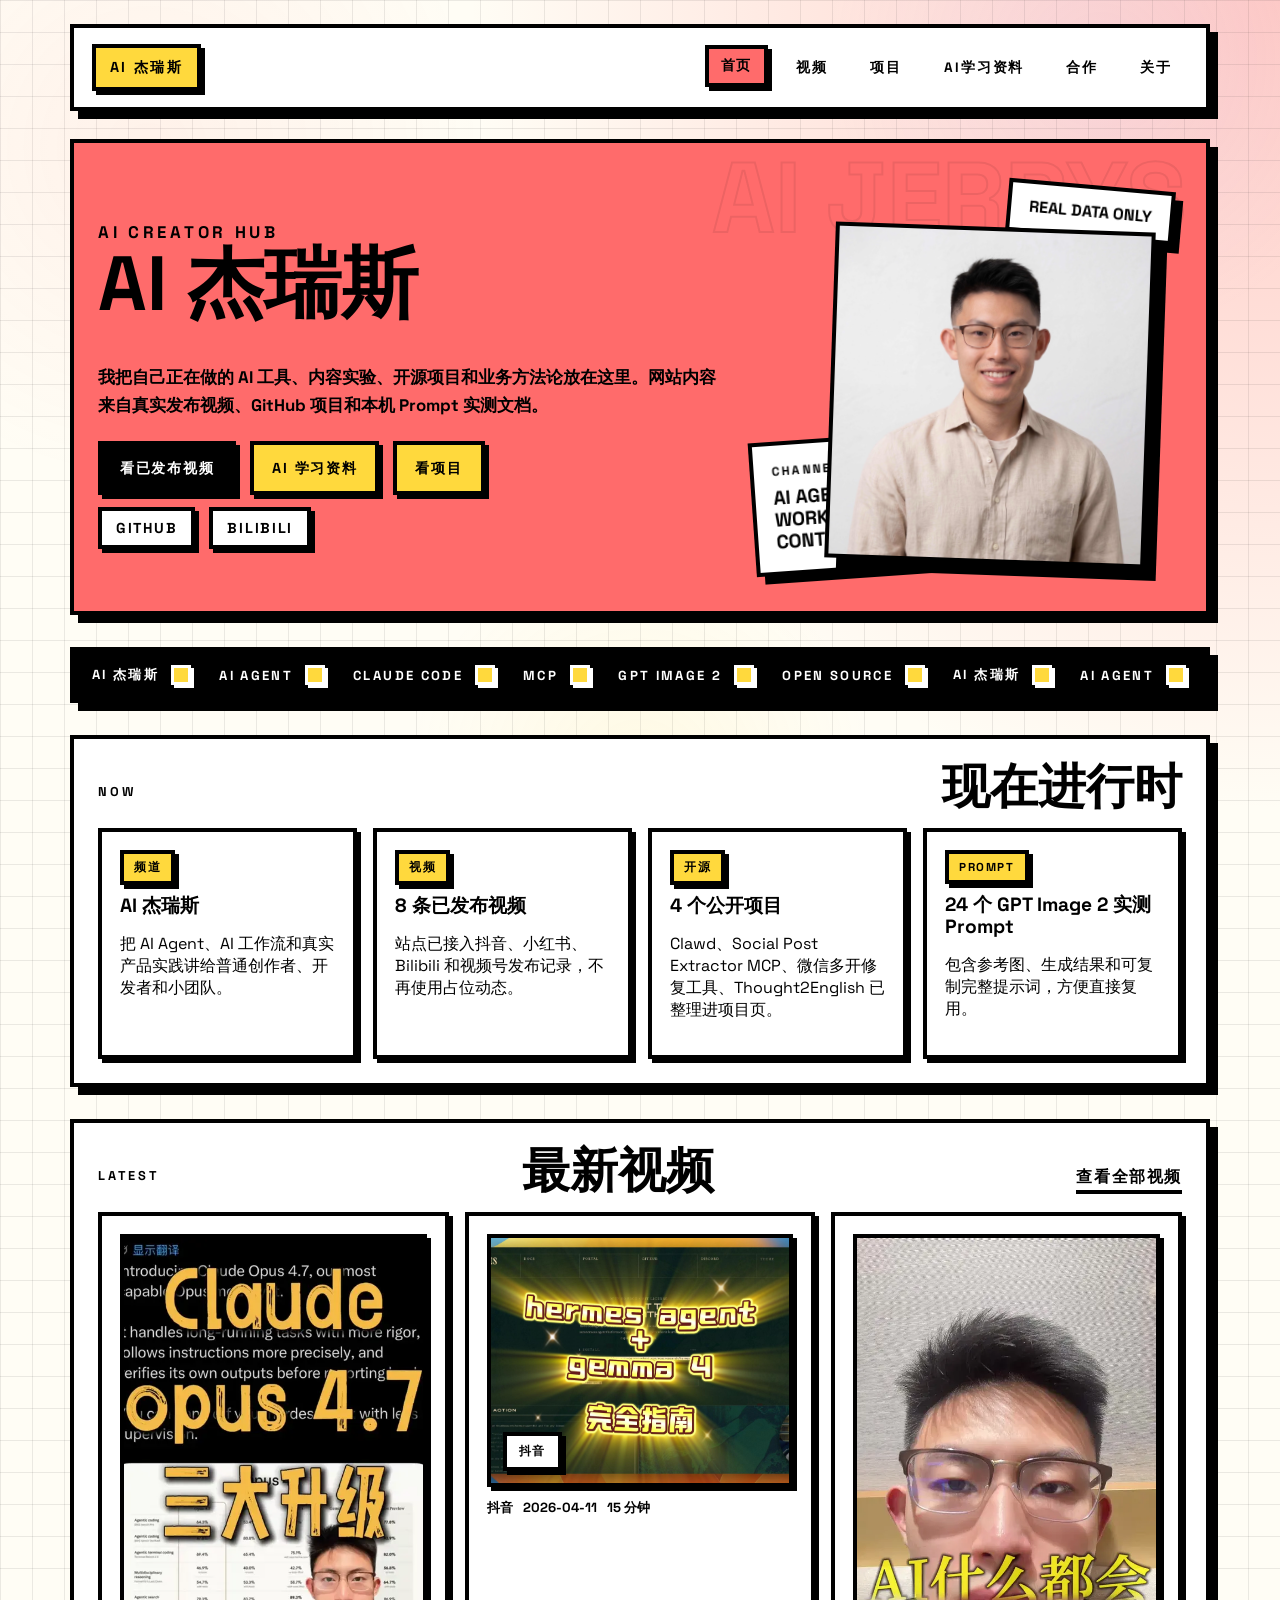
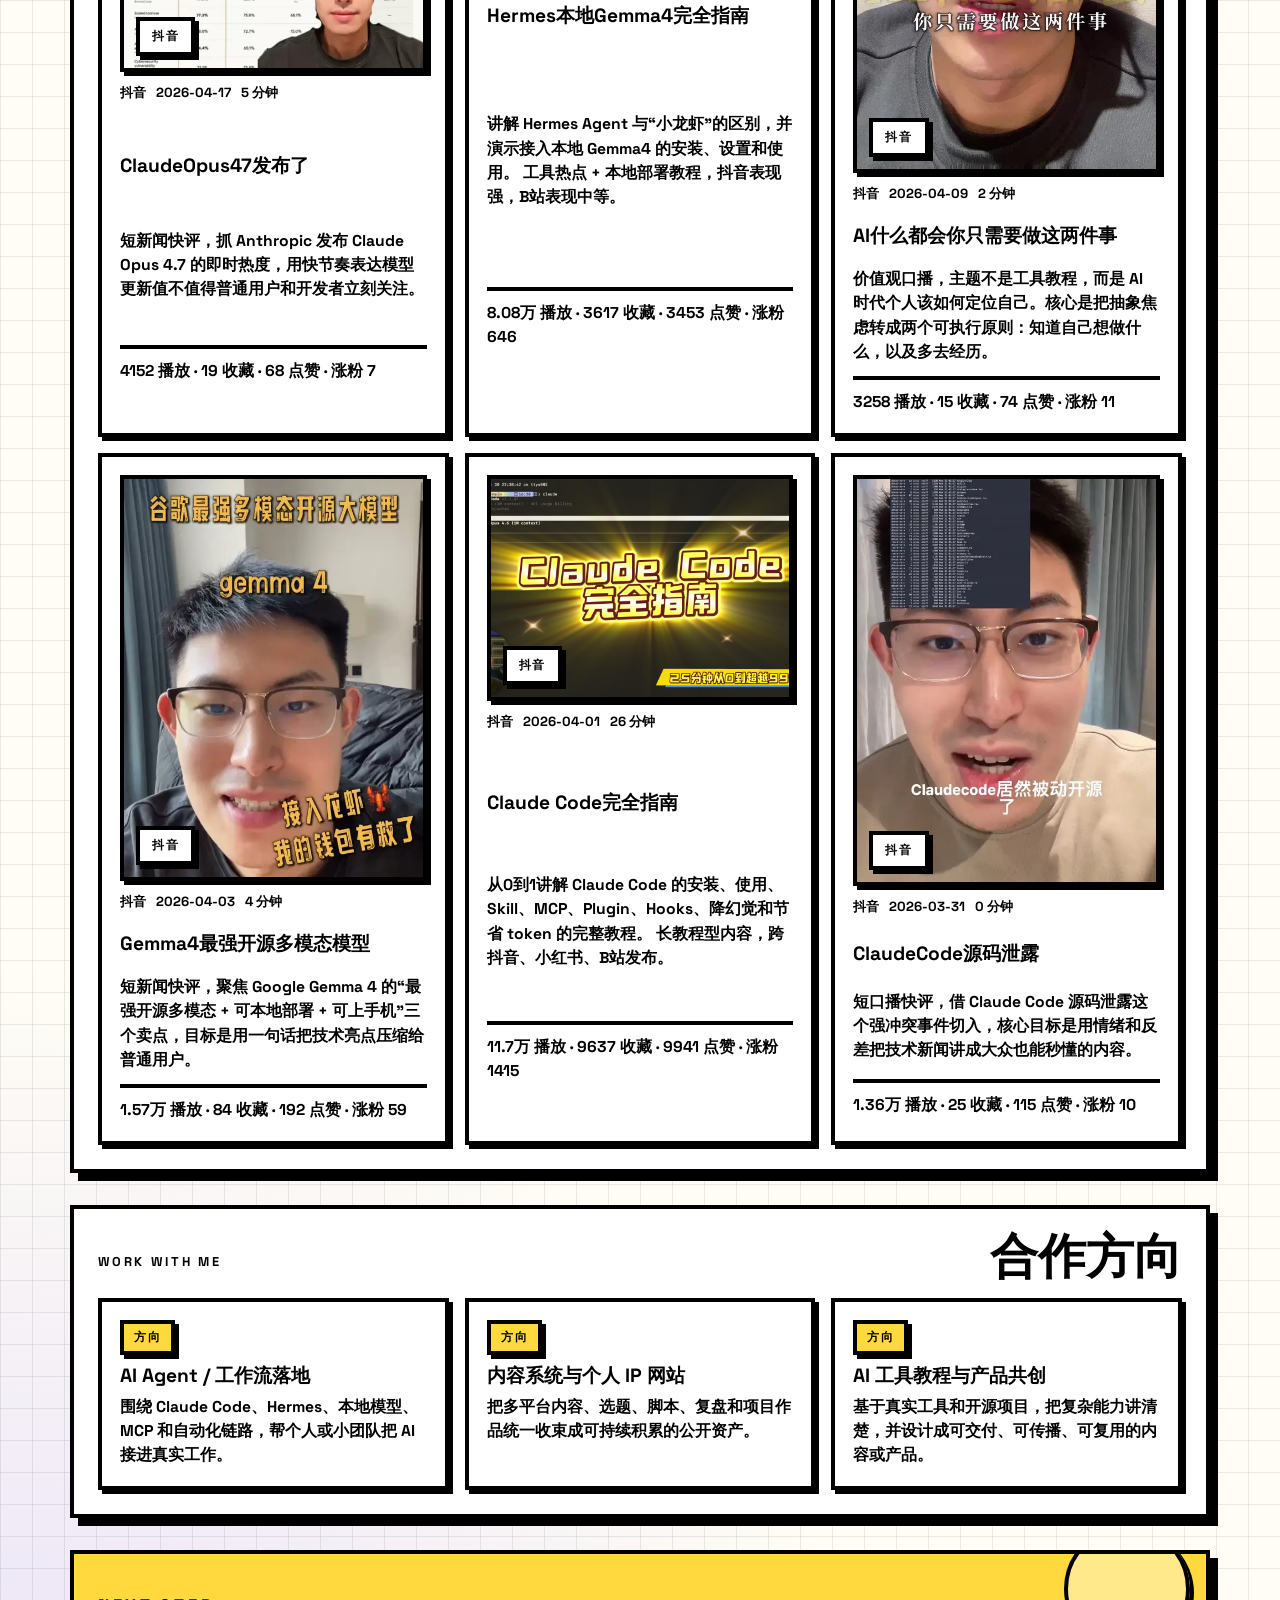
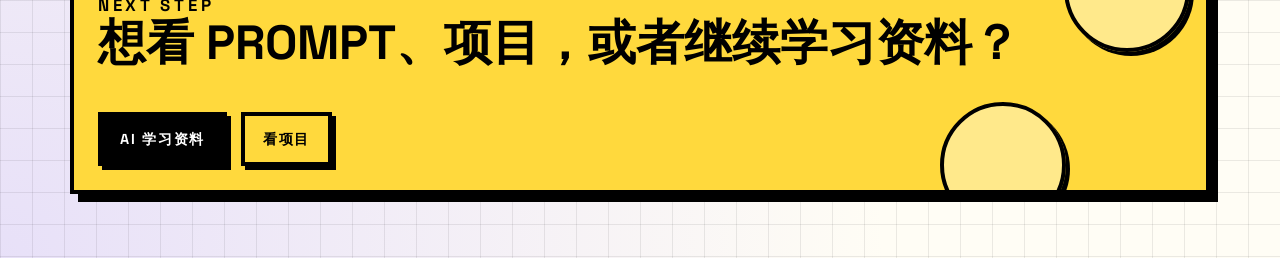
<file: index.html>
<!DOCTYPE html>
<html lang="zh-CN">
  <head>
    <meta charset="UTF-8" />
    <meta name="viewport" content="width=device-width, initial-scale=1.0" />
    <title>AI 杰瑞斯 | 首页</title>
    <link
      rel="icon"
      href="data:image/svg+xml,%3Csvg xmlns='http://www.w3.org/2000/svg' viewBox='0 0 64 64'%3E%3Crect width='64' height='64' fill='%23FFD93D'/%3E%3Crect x='6' y='6' width='52' height='52' fill='none' stroke='%23000' stroke-width='6'/%3E%3Ctext x='32' y='41' text-anchor='middle' font-family='Arial' font-size='26' font-weight='700'%3EIP%3C/text%3E%3C/svg%3E"
    />
    <link rel="preconnect" href="https://fonts.googleapis.com" />
    <link rel="preconnect" href="https://fonts.gstatic.com" crossorigin />
    <link
      href="https://fonts.googleapis.com/css2?family=Space+Grotesk:wght@500;700;900&display=swap"
      rel="stylesheet"
    />
    <link rel="stylesheet" href="./assets/styles.css" />
  </head>
  <body data-page="home">
    <div class="page-shell">
      <header class="site-header" data-nav></header>
      <main class="page">
        <section class="hero-section panel panel-accent" data-echo="AI JERRYS">
          <div class="hero-copy">
            <p class="eyebrow">AI Creator Hub</p>
            <h1 class="hero-title hero-title--single" data-hero-typing>
              <span class="hero-title-prefix" data-hero-prefix data-text="AI 杰瑞斯"></span>
            </h1>
            <p class="hero-text" data-profile-intro>
              我把自己正在做的 AI 工具、内容实验、开源项目和业务方法论放在这里。
            </p>
            <div class="button-row">
              <a class="neo-button neo-button--black" href="./signals.html">看已发布视频</a>
              <a class="neo-button" href="./learning.html">AI 学习资料</a>
              <a class="neo-button" href="./projects.html">看项目</a>
            </div>
            <div class="button-row profile-links" data-profile-links></div>
          </div>
          <aside class="hero-stack">
            <div class="sticker-card rotate-neg">
              <span>CHANNEL</span>
              <strong>AI AGENT / WORKFLOW / CONTENT</strong>
            </div>
            <div class="hero-badge rotate-pos">REAL DATA ONLY</div>
            <div class="hero-avatar">
              <img class="hero-illustration" src="./assets/jerrys-avatar.jpg" alt="AI 杰瑞斯头像" />
            </div>
          </aside>
        </section>

        <section class="marquee-band">
          <div class="marquee-track">
            <span>AI 杰瑞斯</span>
            <span>AI AGENT</span>
            <span>CLAUDE CODE</span>
            <span>MCP</span>
            <span>GPT IMAGE 2</span>
            <span>OPEN SOURCE</span>
            <span>AI 杰瑞斯</span>
            <span>AI AGENT</span>
            <span>CLAUDE CODE</span>
            <span>MCP</span>
            <span>GPT IMAGE 2</span>
            <span>OPEN SOURCE</span>
          </div>
        </section>

        <section class="section-block">
          <div class="section-head">
            <p class="eyebrow">Now</p>
            <h2>现在进行时</h2>
          </div>
          <div class="now-grid" data-now-grid></div>
        </section>

        <section class="section-block">
          <div class="section-head">
            <p class="eyebrow">Latest</p>
            <h2>最新视频</h2>
            <a class="inline-link" href="./signals.html">查看全部视频</a>
          </div>
          <div class="mixed-feed" data-latest-feed></div>
        </section>

        <section class="section-block">
          <div class="section-head">
            <p class="eyebrow">Work With Me</p>
            <h2>合作方向</h2>
          </div>
          <div class="service-grid" data-service-grid></div>
        </section>

        <section class="cta-panel panel panel-secondary">
          <div>
            <p class="eyebrow">Next Step</p>
            <h2>想看 Prompt、项目，或者继续学习资料？</h2>
          </div>
          <div class="button-row">
            <a class="neo-button neo-button--black" href="./learning.html">AI 学习资料</a>
            <a class="neo-button" href="./projects.html">看项目</a>
          </div>
        </section>
      </main>
    </div>
    <script type="module" src="./assets/app.js?v=20260429f"></script>
  </body>
</html>
</file>
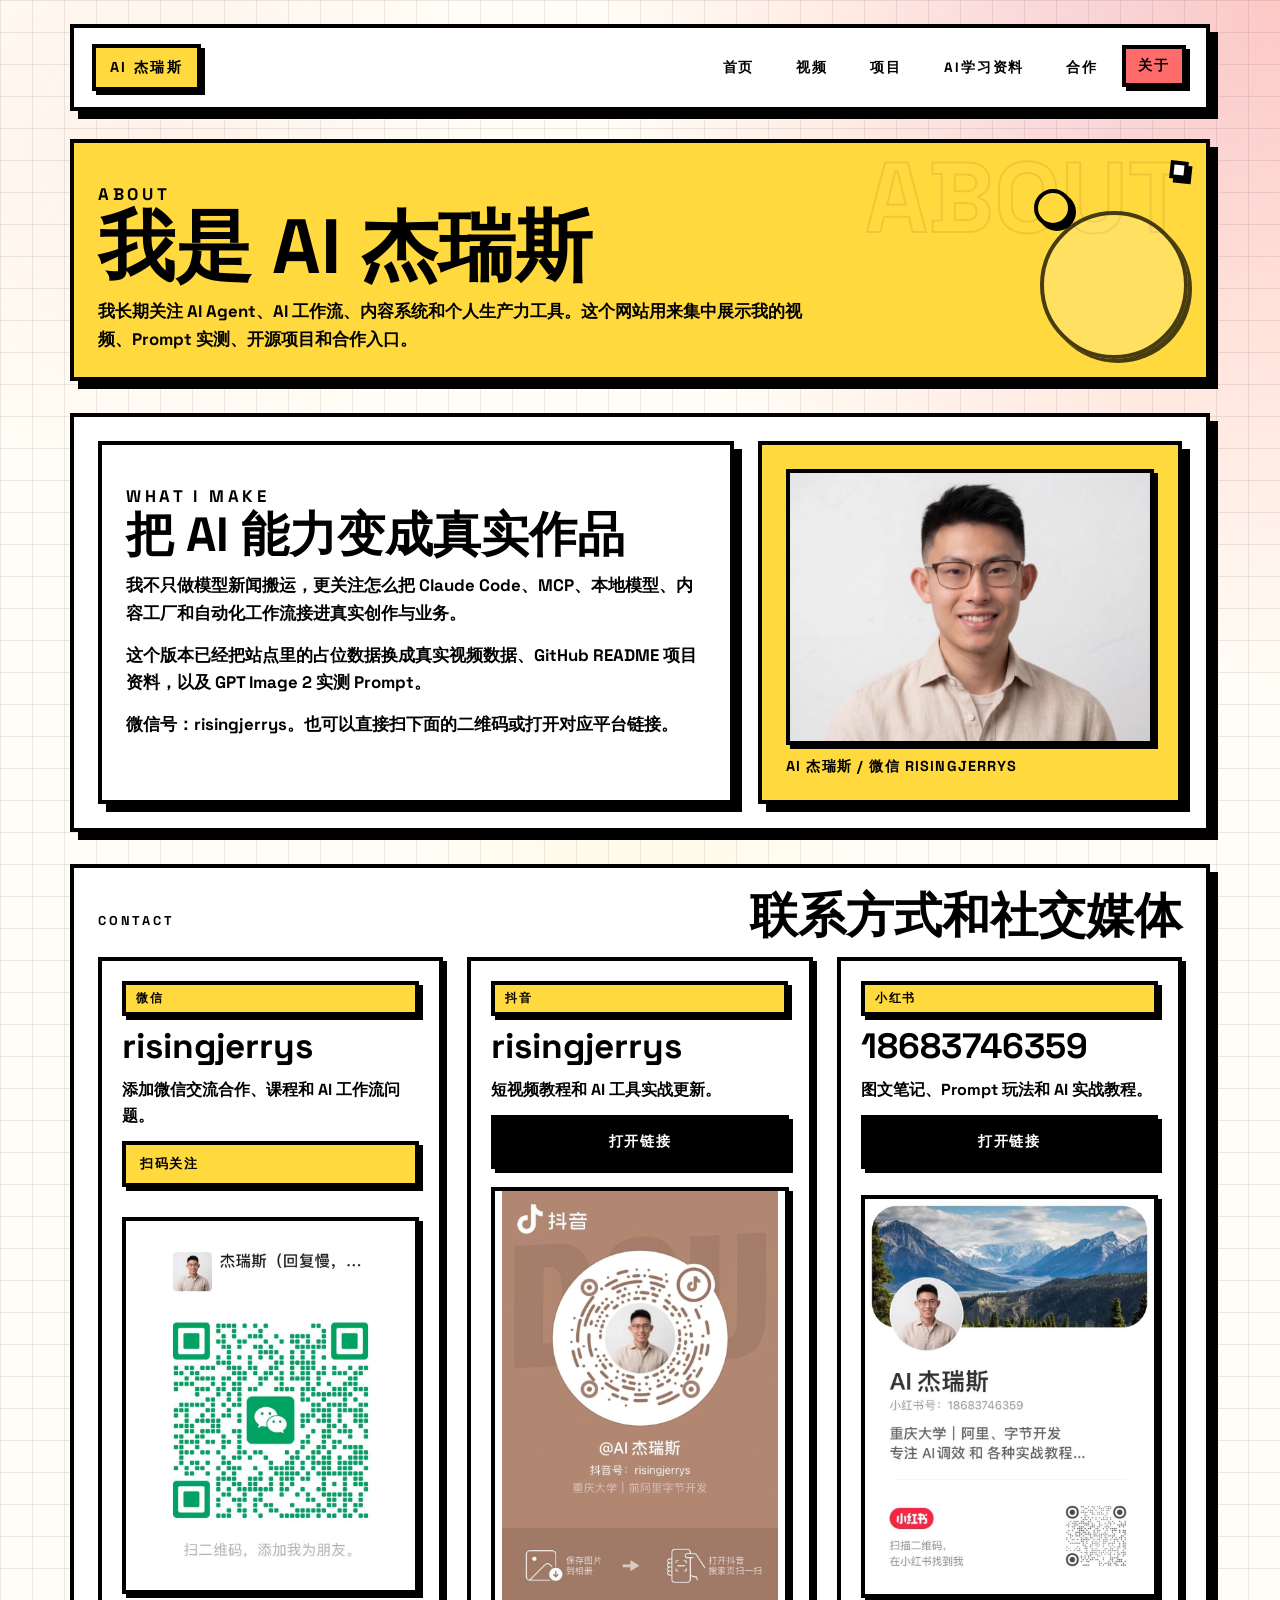
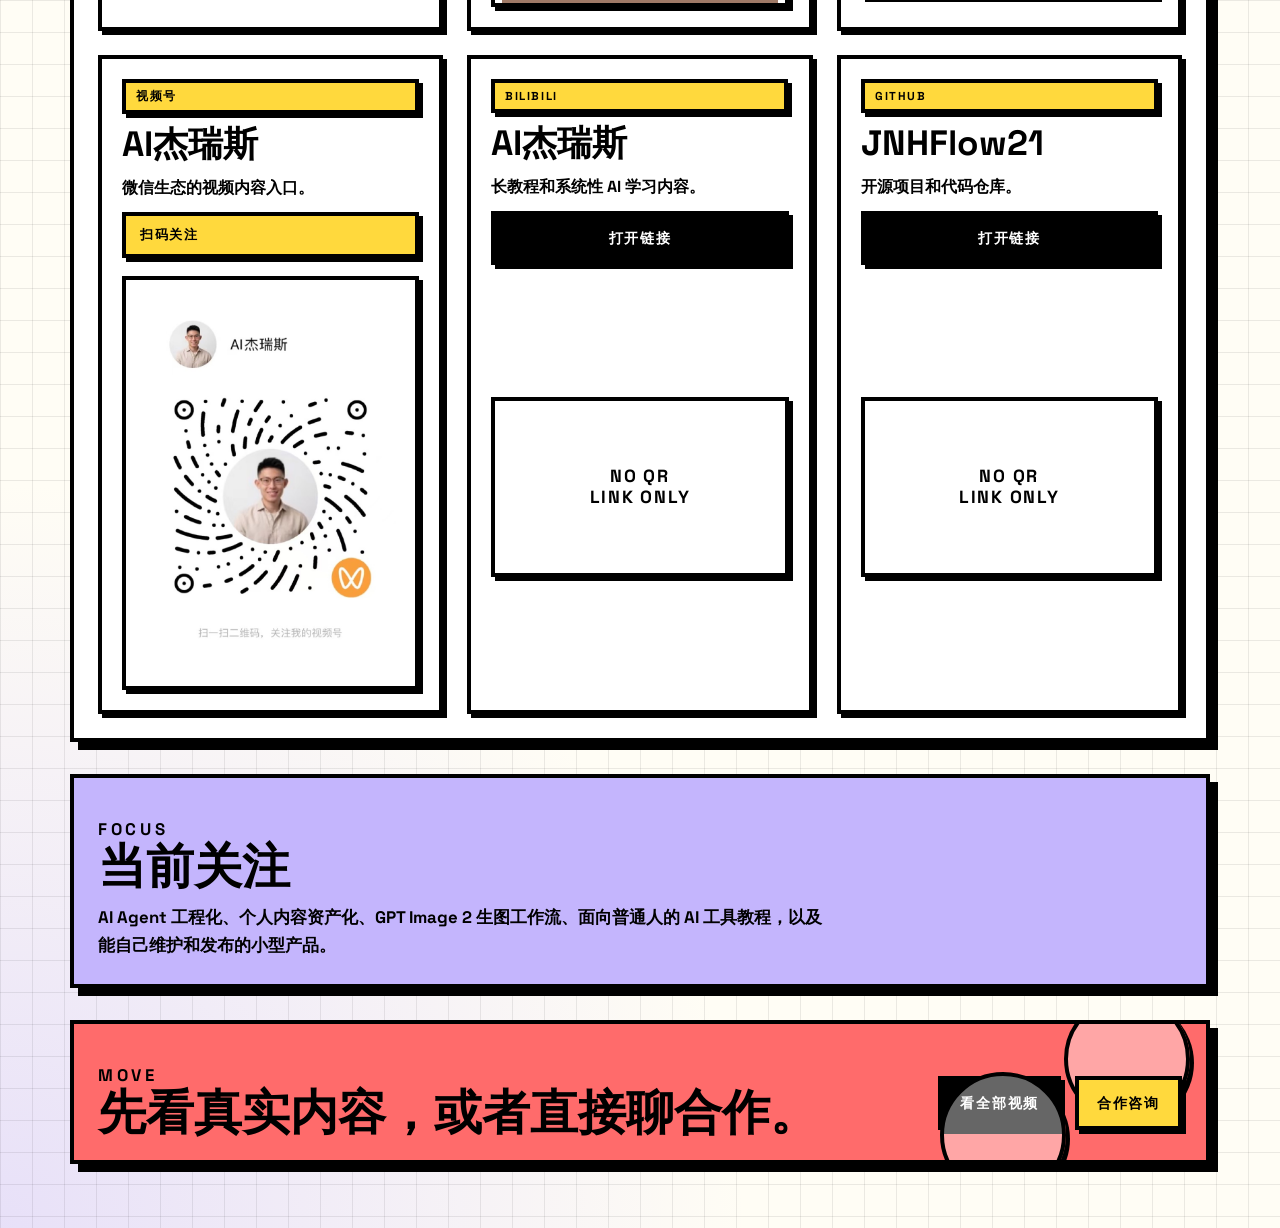
<file: about.html>
<!DOCTYPE html>
<html lang="zh-CN">
  <head>
    <meta charset="UTF-8" />
    <meta name="viewport" content="width=device-width, initial-scale=1.0" />
    <title>AI 杰瑞斯 | 关于</title>
    <link
      rel="icon"
      href="data:image/svg+xml,%3Csvg xmlns='http://www.w3.org/2000/svg' viewBox='0 0 64 64'%3E%3Crect width='64' height='64' fill='%23FFD93D'/%3E%3Crect x='6' y='6' width='52' height='52' fill='none' stroke='%23000' stroke-width='6'/%3E%3Ctext x='32' y='41' text-anchor='middle' font-family='Arial' font-size='26' font-weight='700'%3EIP%3C/text%3E%3C/svg%3E"
    />
    <link rel="preconnect" href="https://fonts.googleapis.com" />
    <link rel="preconnect" href="https://fonts.gstatic.com" crossorigin />
    <link
      href="https://fonts.googleapis.com/css2?family=Space+Grotesk:wght@500;700;900&display=swap"
      rel="stylesheet"
    />
    <link rel="stylesheet" href="./assets/styles.css" />
  </head>
  <body data-page="about">
    <div class="page-shell">
      <header class="site-header" data-nav></header>
      <main class="page">
        <section class="page-intro panel panel-secondary" data-echo="ABOUT">
          <div class="ambient-cluster" aria-hidden="true">
            <span class="ambient-chip ambient-chip--small"></span>
            <span class="ambient-orb ambient-orb--yellow"></span>
          </div>
          <p class="eyebrow">About</p>
          <h1>我是 AI 杰瑞斯</h1>
          <p>
            我长期关注 AI Agent、AI 工作流、内容系统和个人生产力工具。这个网站用来集中展示我的视频、Prompt 实测、开源项目和合作入口。
          </p>
        </section>

        <section class="section-block">
          <div class="about-profile">
            <div class="panel">
              <p class="eyebrow">What I Make</p>
              <h2>把 AI 能力变成真实作品</h2>
              <p class="about-copy">
                我不只做模型新闻搬运，更关注怎么把 Claude Code、MCP、本地模型、内容工厂和自动化工作流接进真实创作与业务。
              </p>
              <p class="about-copy">
                这个版本已经把站点里的占位数据换成真实视频数据、GitHub README 项目资料，以及 GPT Image 2 实测 Prompt。
              </p>
              <p class="about-copy">
                微信号：<strong>risingjerrys</strong>。也可以直接扫下面的二维码或打开对应平台链接。
              </p>
            </div>
            <figure class="profile-photo panel panel-secondary">
              <img src="./assets/jerrys-avatar.jpg" alt="AI 杰瑞斯头像" />
              <figcaption>AI 杰瑞斯 / 微信 risingjerrys</figcaption>
            </figure>
          </div>
        </section>

        <section class="section-block">
          <div class="section-head">
            <p class="eyebrow">Contact</p>
            <h2>联系方式和社交媒体</h2>
          </div>
          <div class="social-grid" data-about-contact-grid></div>
        </section>

        <section class="panel panel-muted">
          <p class="eyebrow">Focus</p>
          <h2>当前关注</h2>
          <p>
            AI Agent 工程化、个人内容资产化、GPT Image 2 生图工作流、面向普通人的 AI 工具教程，以及能自己维护和发布的小型产品。
          </p>
        </section>

        <section class="cta-panel panel panel-accent">
          <div>
            <p class="eyebrow">Move</p>
            <h2>先看真实内容，或者直接聊合作。</h2>
          </div>
          <div class="button-row">
            <a class="neo-button neo-button--black" href="./signals.html">看全部视频</a>
            <a class="neo-button" href="./work-with-me.html">合作咨询</a>
          </div>
        </section>
      </main>
    </div>
    <script type="module" src="./assets/app.js?v=20260429f"></script>
  </body>
</html>
</file>
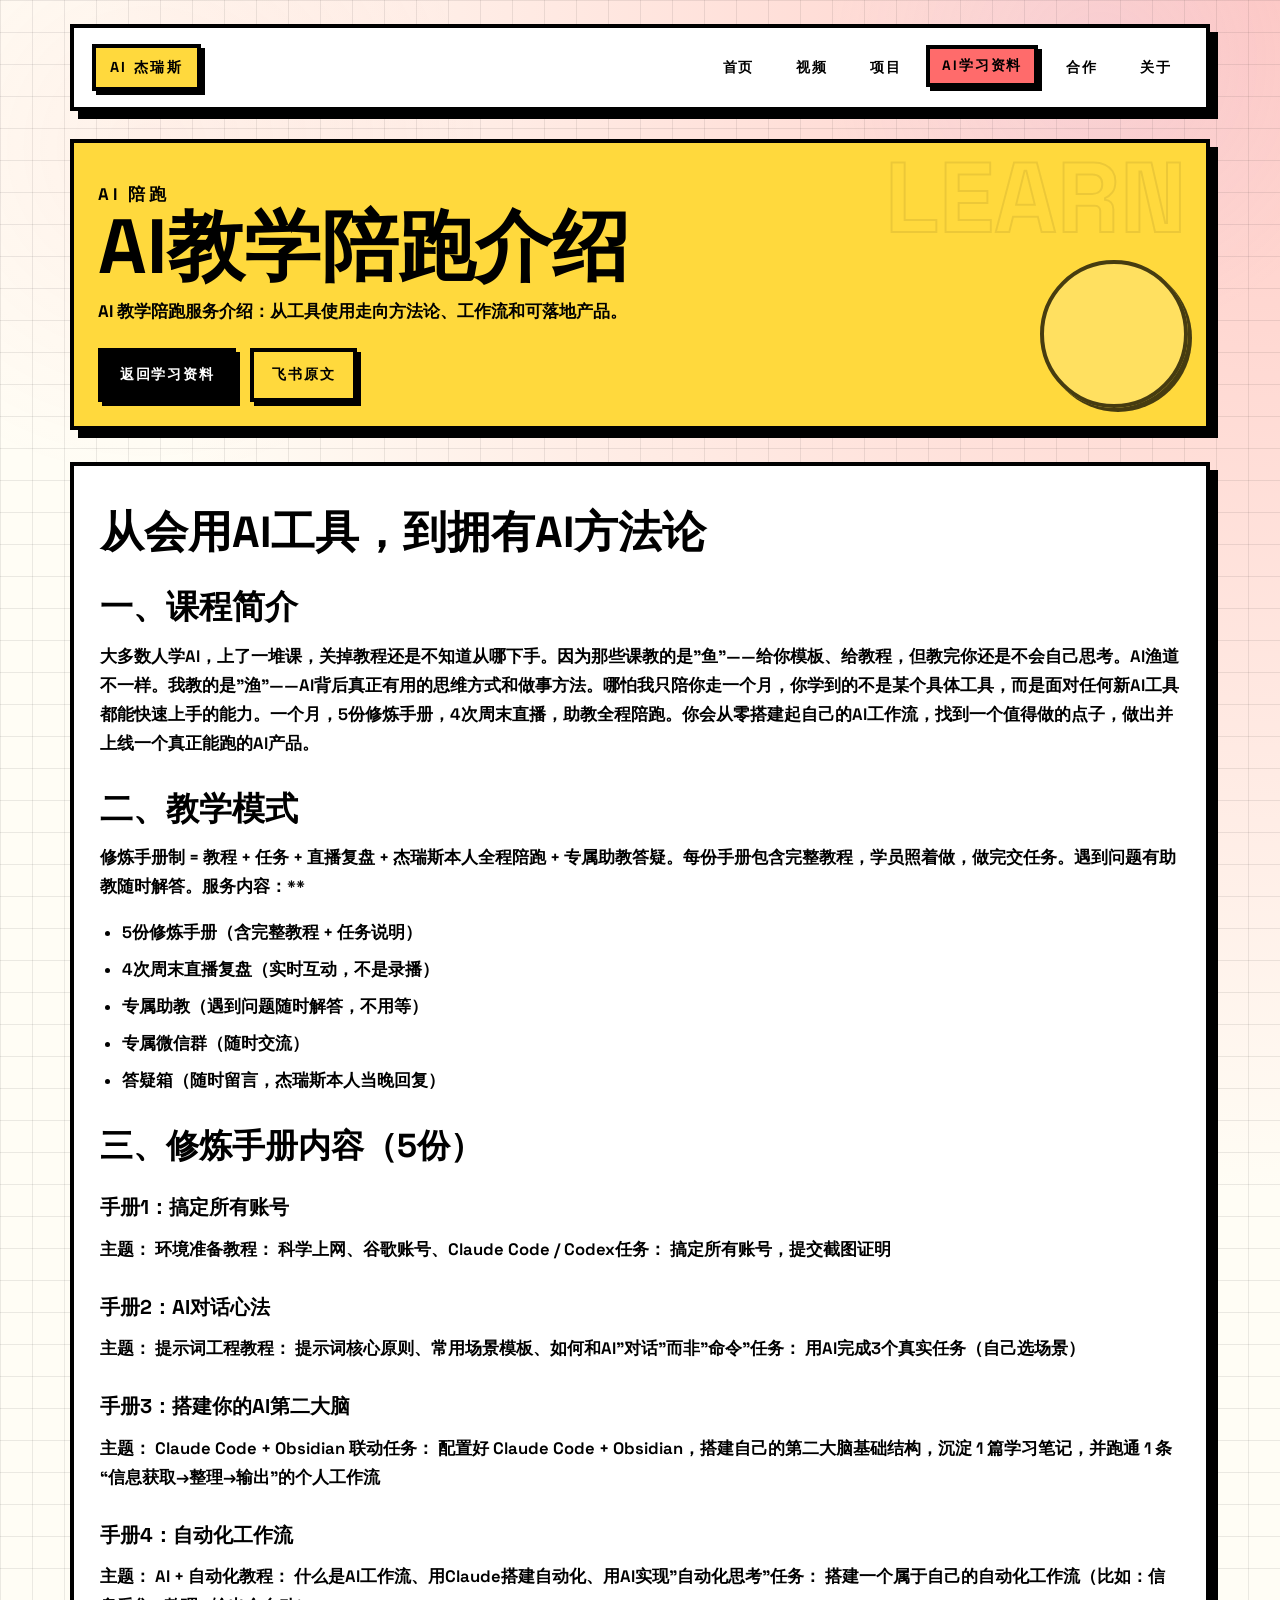
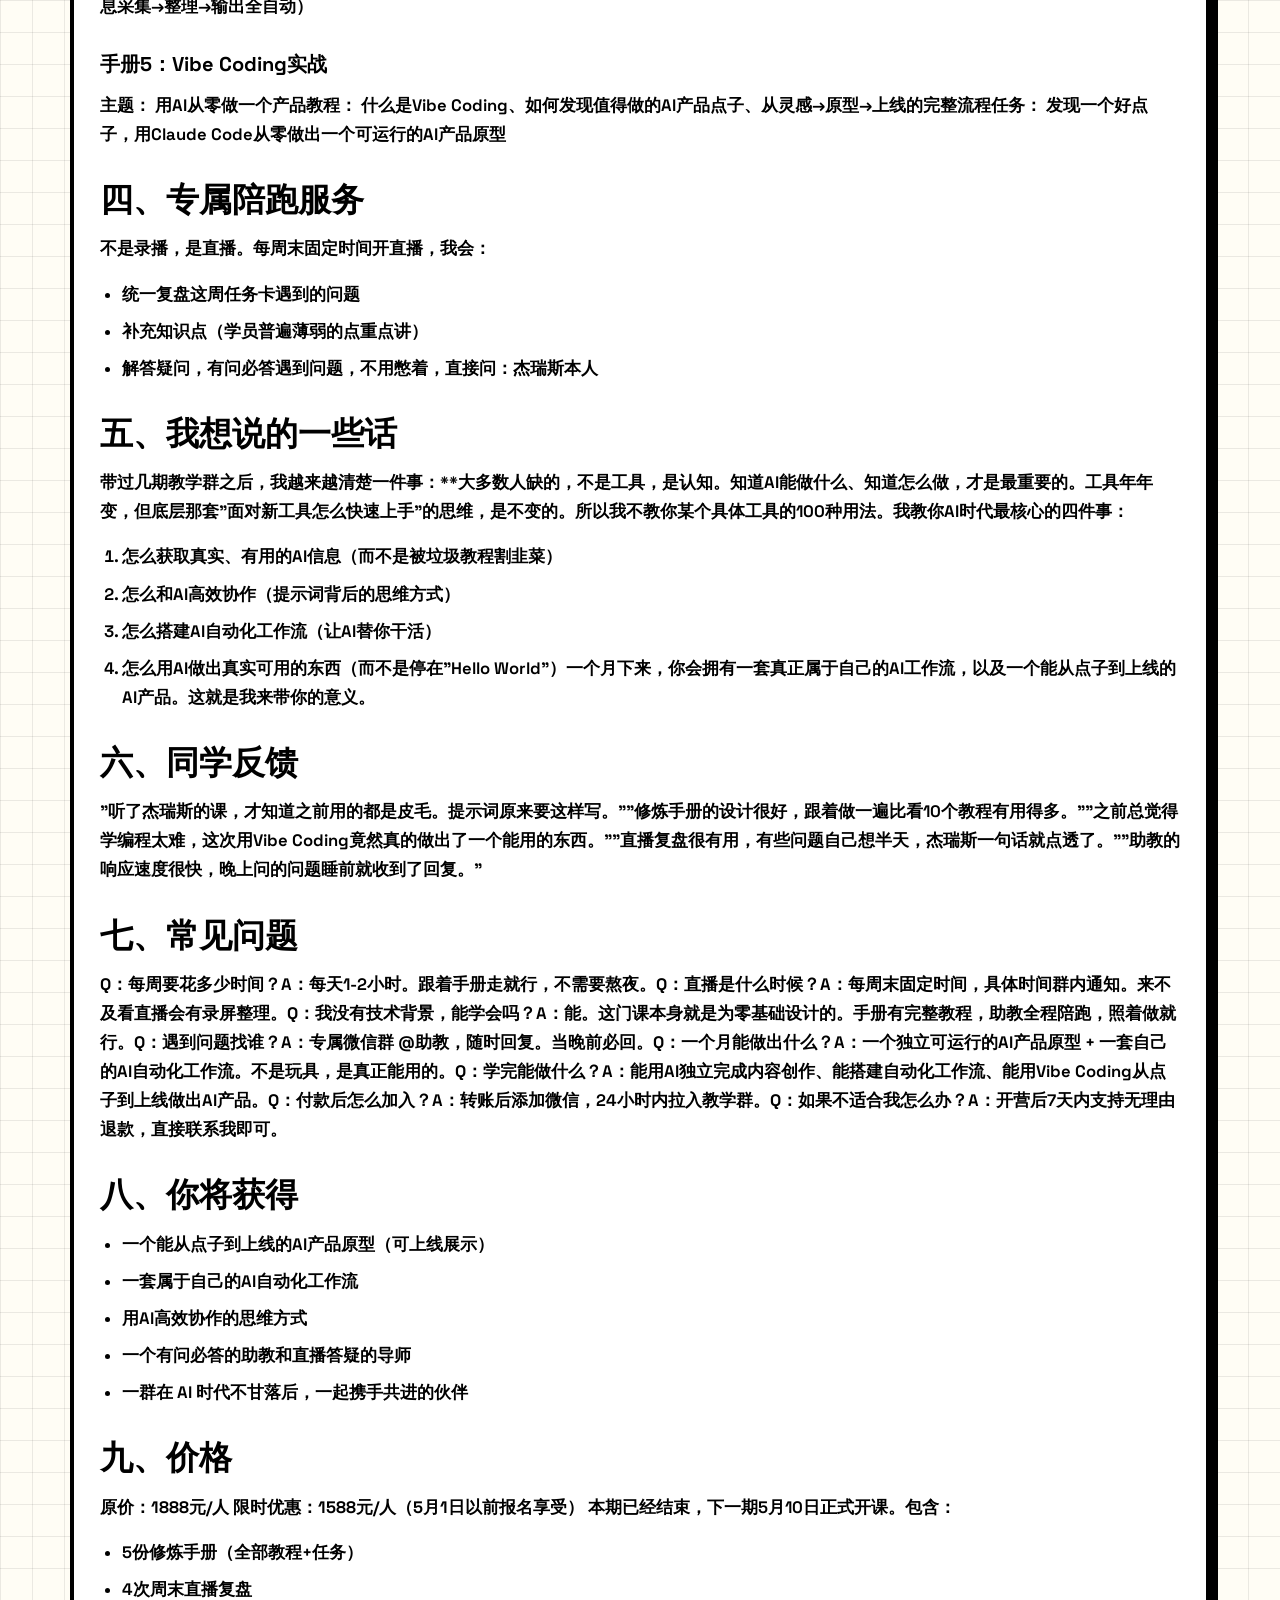
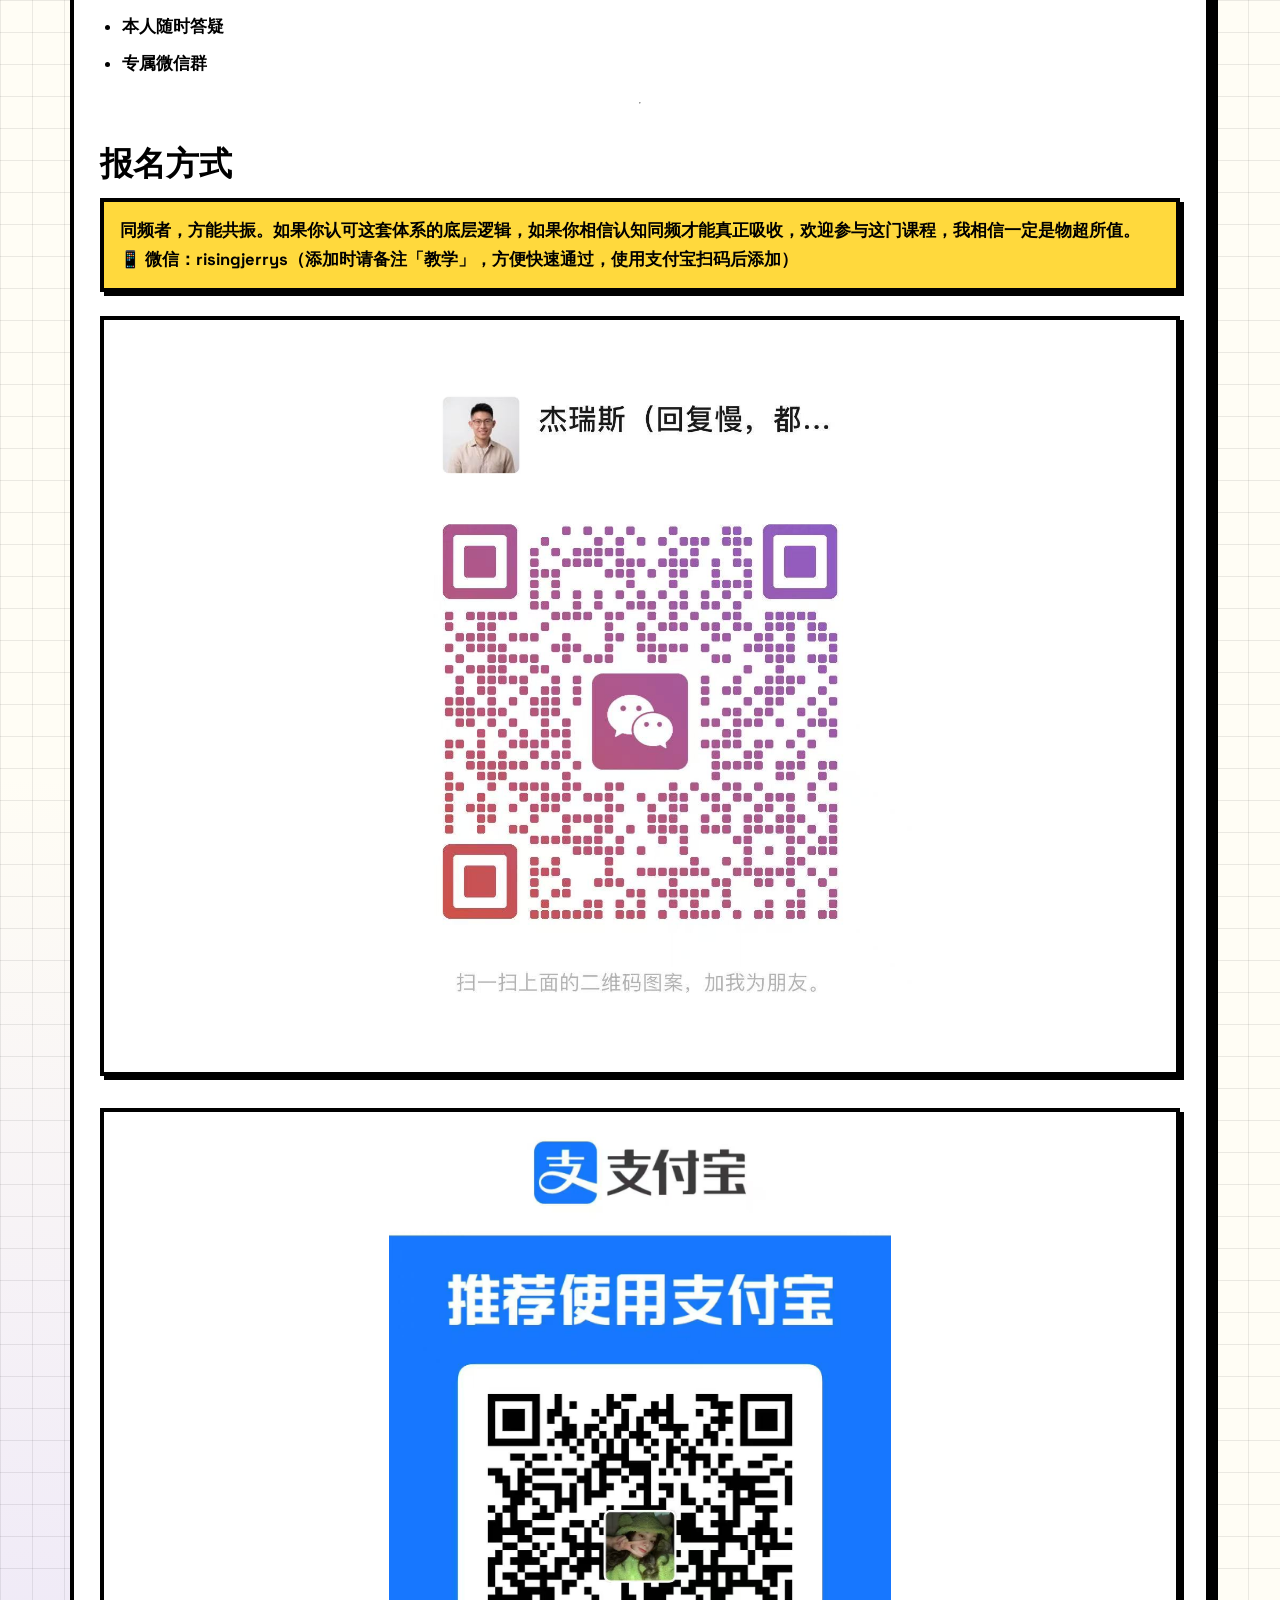
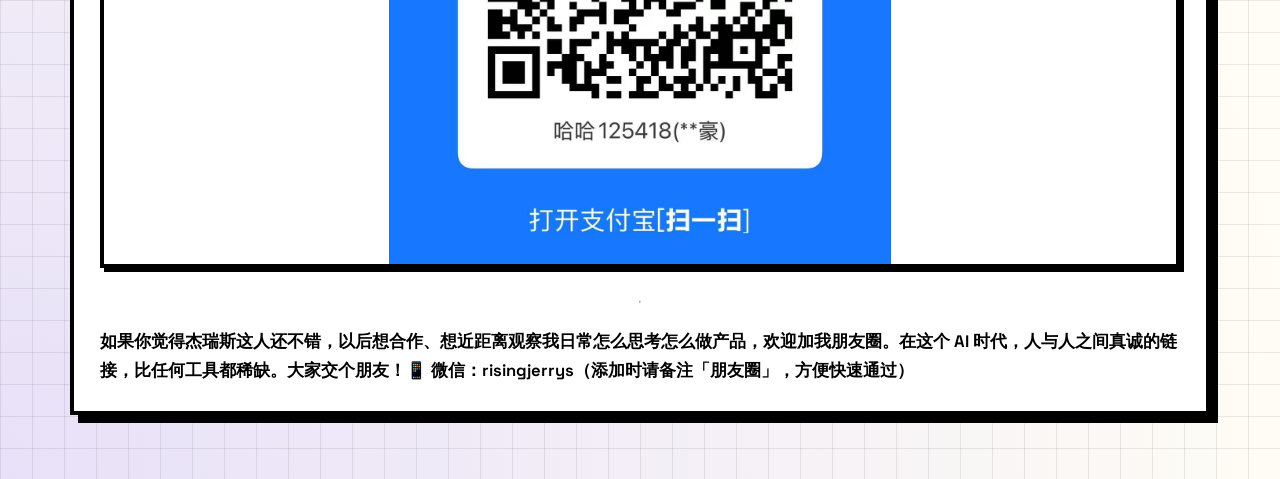
<file: learn-ai-coaching.html>
<!DOCTYPE html>
<html lang="zh-CN">
  <head>
    <meta charset="UTF-8" />
    <meta name="viewport" content="width=device-width, initial-scale=1.0" />
    <title>AI 杰瑞斯 | AI教学陪跑介绍</title>
    <link rel="icon" href="data:image/svg+xml,%3Csvg xmlns='http://www.w3.org/2000/svg' viewBox='0 0 64 64'%3E%3Crect width='64' height='64' fill='%23FFD93D'/%3E%3Crect x='6' y='6' width='52' height='52' fill='none' stroke='%23000' stroke-width='6'/%3E%3Ctext x='32' y='41' text-anchor='middle' font-family='Arial' font-size='22' font-weight='700'%3EAI%3C/text%3E%3C/svg%3E" />
    <link rel="preconnect" href="https://fonts.googleapis.com" />
    <link rel="preconnect" href="https://fonts.gstatic.com" crossorigin />
    <link href="https://fonts.googleapis.com/css2?family=Space+Grotesk:wght@500;700;900&display=swap" rel="stylesheet" />
    <link rel="stylesheet" href="./assets/styles.css" />
  </head>
  <body data-page="learning-doc" data-doc-key="ai-coaching">
    <div class="page-shell">
      <header class="site-header" data-nav></header>
      <main class="page">
        <section class="page-intro panel panel-secondary" data-echo="LEARN">
          <p class="eyebrow" data-learning-doc-tag></p>
          <h1 data-learning-doc-title></h1>
          <p data-learning-doc-summary></p>
          <div class="button-row">
            <a class="neo-button neo-button--black" href="./learning.html">返回学习资料</a>
            <a class="neo-button" href="https://jcnhxvjca6wl.feishu.cn/docx/VP0odmziIo4MyJxavoScCk8onpK" target="_blank" rel="noreferrer">飞书原文</a>
          </div>
        </section>
        <section class="section-block article-shell">
          <article class="article-content" data-learning-article></article>
        </section>
      </main>
    </div>
    <script type="module" src="./assets/app.js?v=20260429f"></script>
  </body>
</html>
</file>
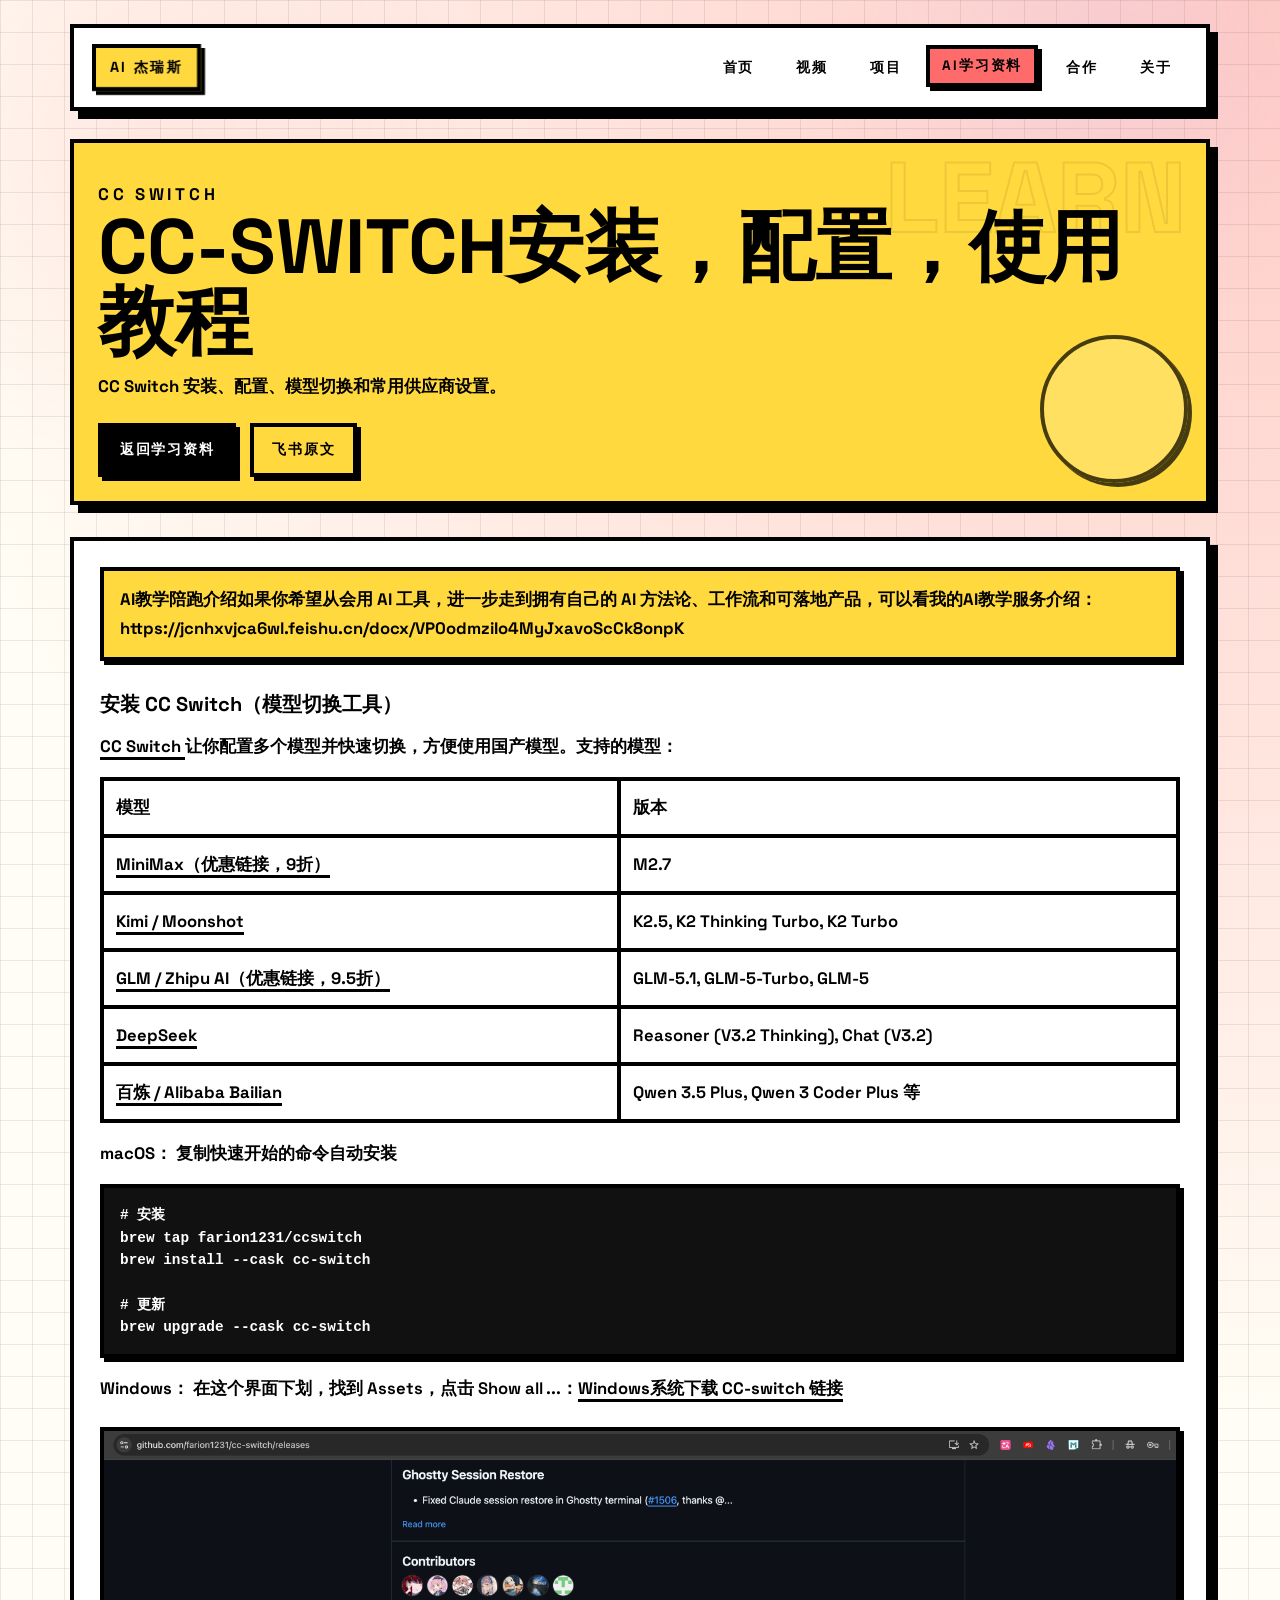
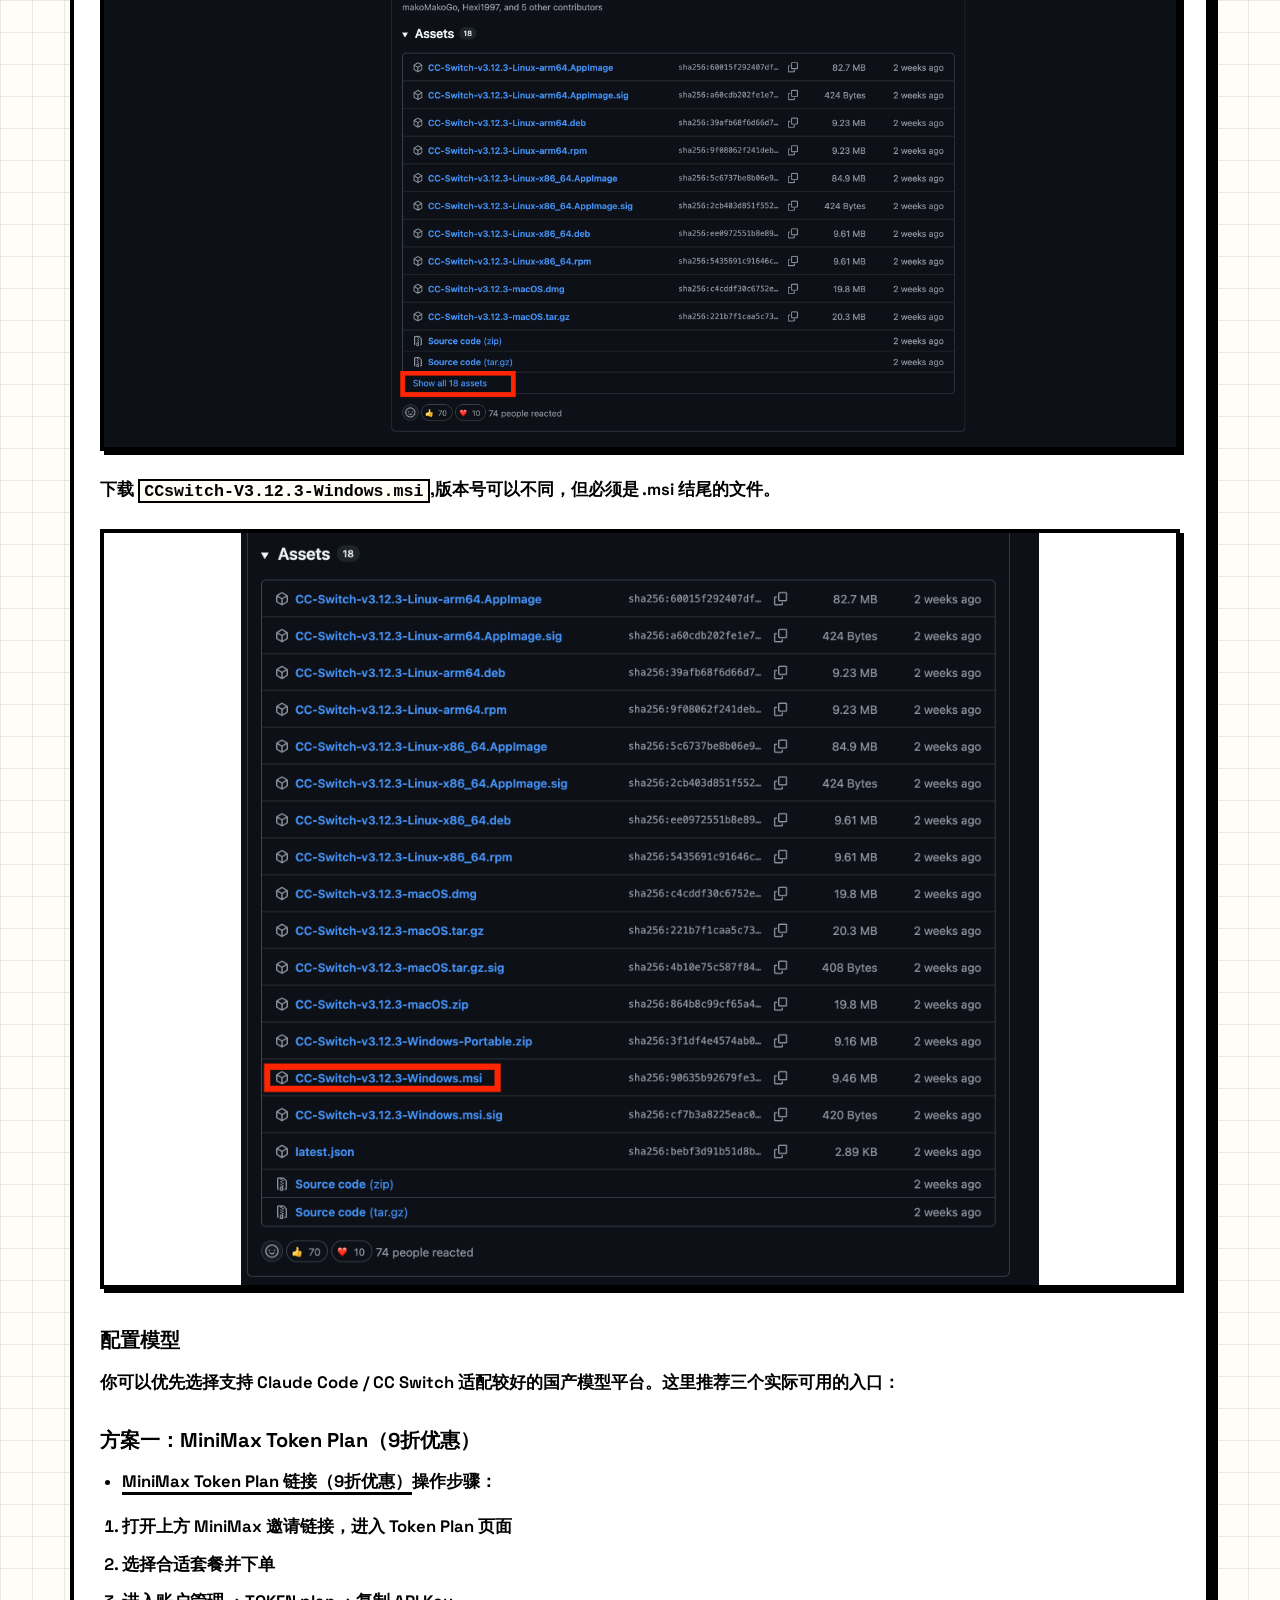
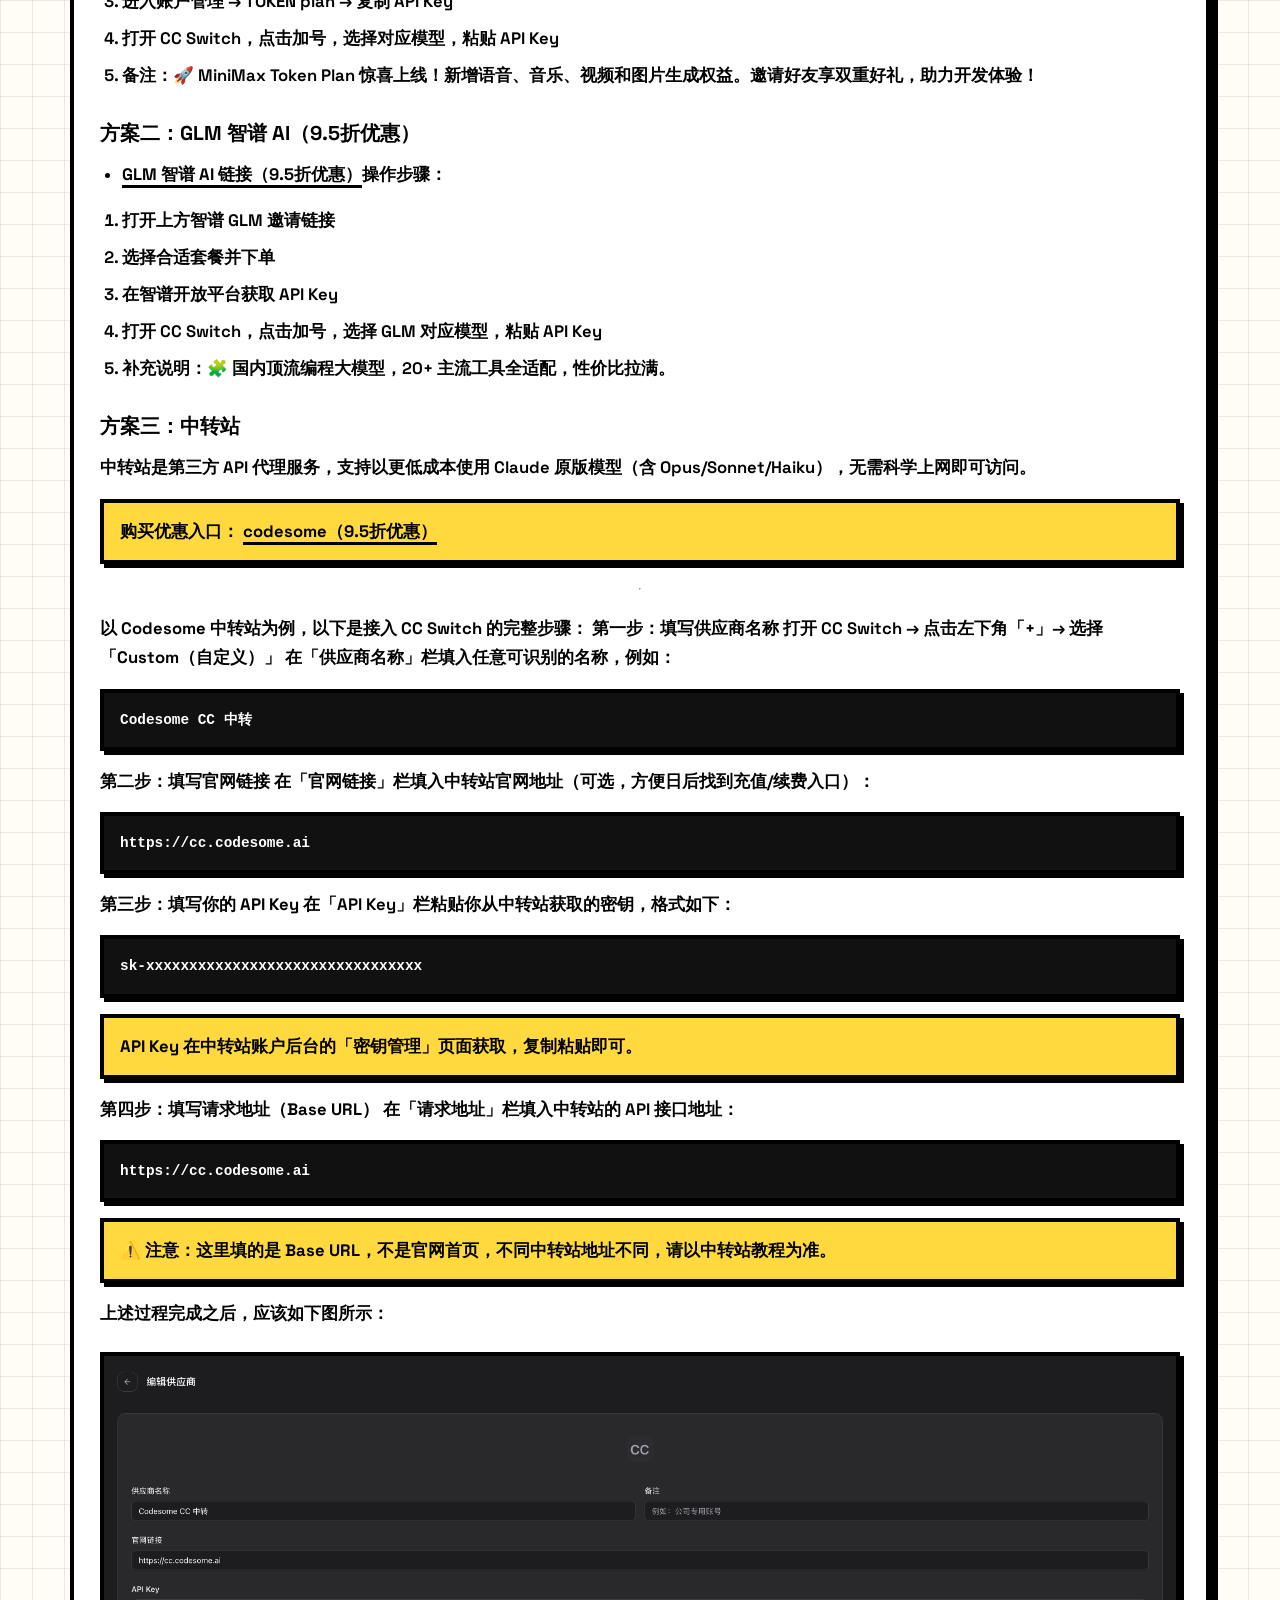
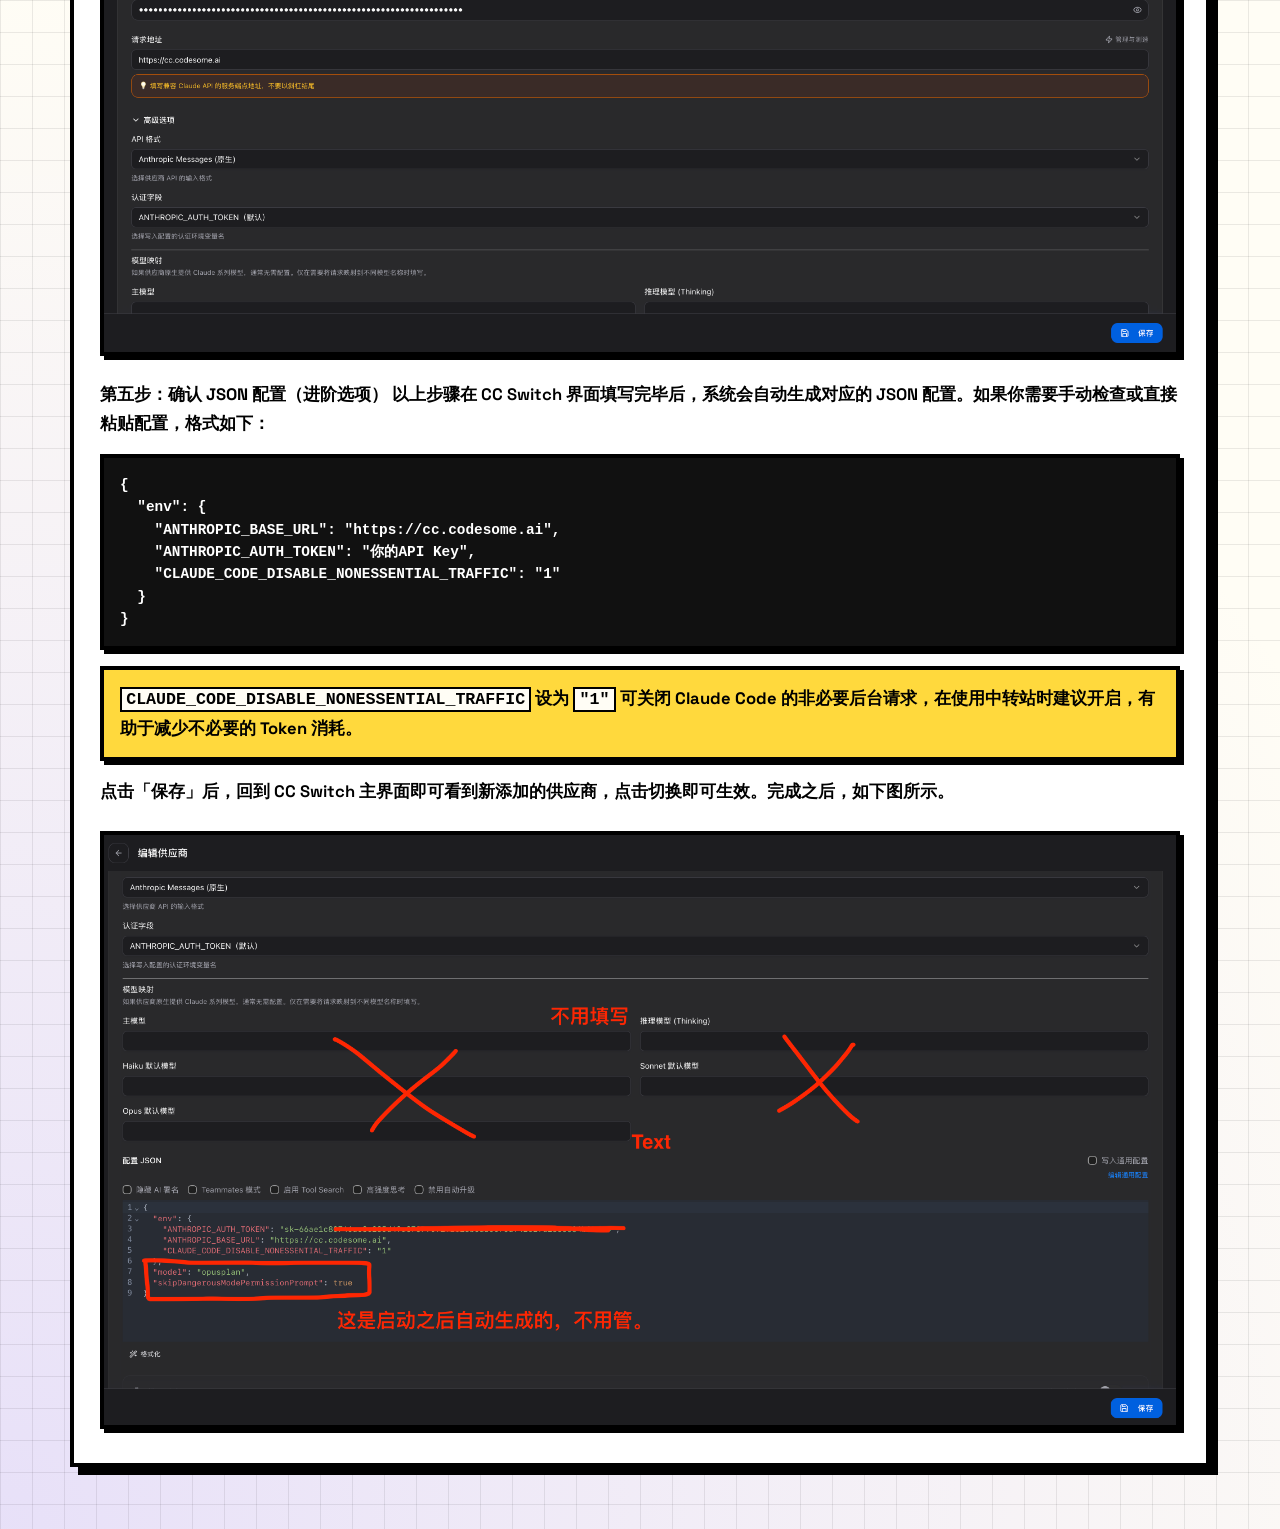
<file: learn-cc-switch.html>
<!DOCTYPE html>
<html lang="zh-CN">
  <head>
    <meta charset="UTF-8" />
    <meta name="viewport" content="width=device-width, initial-scale=1.0" />
    <title>AI 杰瑞斯 | CC-Switch安装，配置，使用教程</title>
    <link rel="icon" href="data:image/svg+xml,%3Csvg xmlns='http://www.w3.org/2000/svg' viewBox='0 0 64 64'%3E%3Crect width='64' height='64' fill='%23FFD93D'/%3E%3Crect x='6' y='6' width='52' height='52' fill='none' stroke='%23000' stroke-width='6'/%3E%3Ctext x='32' y='41' text-anchor='middle' font-family='Arial' font-size='22' font-weight='700'%3EAI%3C/text%3E%3C/svg%3E" />
    <link rel="preconnect" href="https://fonts.googleapis.com" />
    <link rel="preconnect" href="https://fonts.gstatic.com" crossorigin />
    <link href="https://fonts.googleapis.com/css2?family=Space+Grotesk:wght@500;700;900&display=swap" rel="stylesheet" />
    <link rel="stylesheet" href="./assets/styles.css" />
  </head>
  <body data-page="learning-doc" data-doc-key="cc-switch">
    <div class="page-shell">
      <header class="site-header" data-nav></header>
      <main class="page">
        <section class="page-intro panel panel-secondary" data-echo="LEARN">
          <p class="eyebrow" data-learning-doc-tag></p>
          <h1 data-learning-doc-title></h1>
          <p data-learning-doc-summary></p>
          <div class="button-row">
            <a class="neo-button neo-button--black" href="./learning.html">返回学习资料</a>
            <a class="neo-button" href="https://jcnhxvjca6wl.feishu.cn/wiki/OkH4wish5iHtkIkcLkjcKIQ6nod" target="_blank" rel="noreferrer">飞书原文</a>
          </div>
        </section>
        <section class="section-block article-shell">
          <article class="article-content" data-learning-article></article>
        </section>
      </main>
    </div>
    <script type="module" src="./assets/app.js?v=20260429f"></script>
  </body>
</html>
</file>
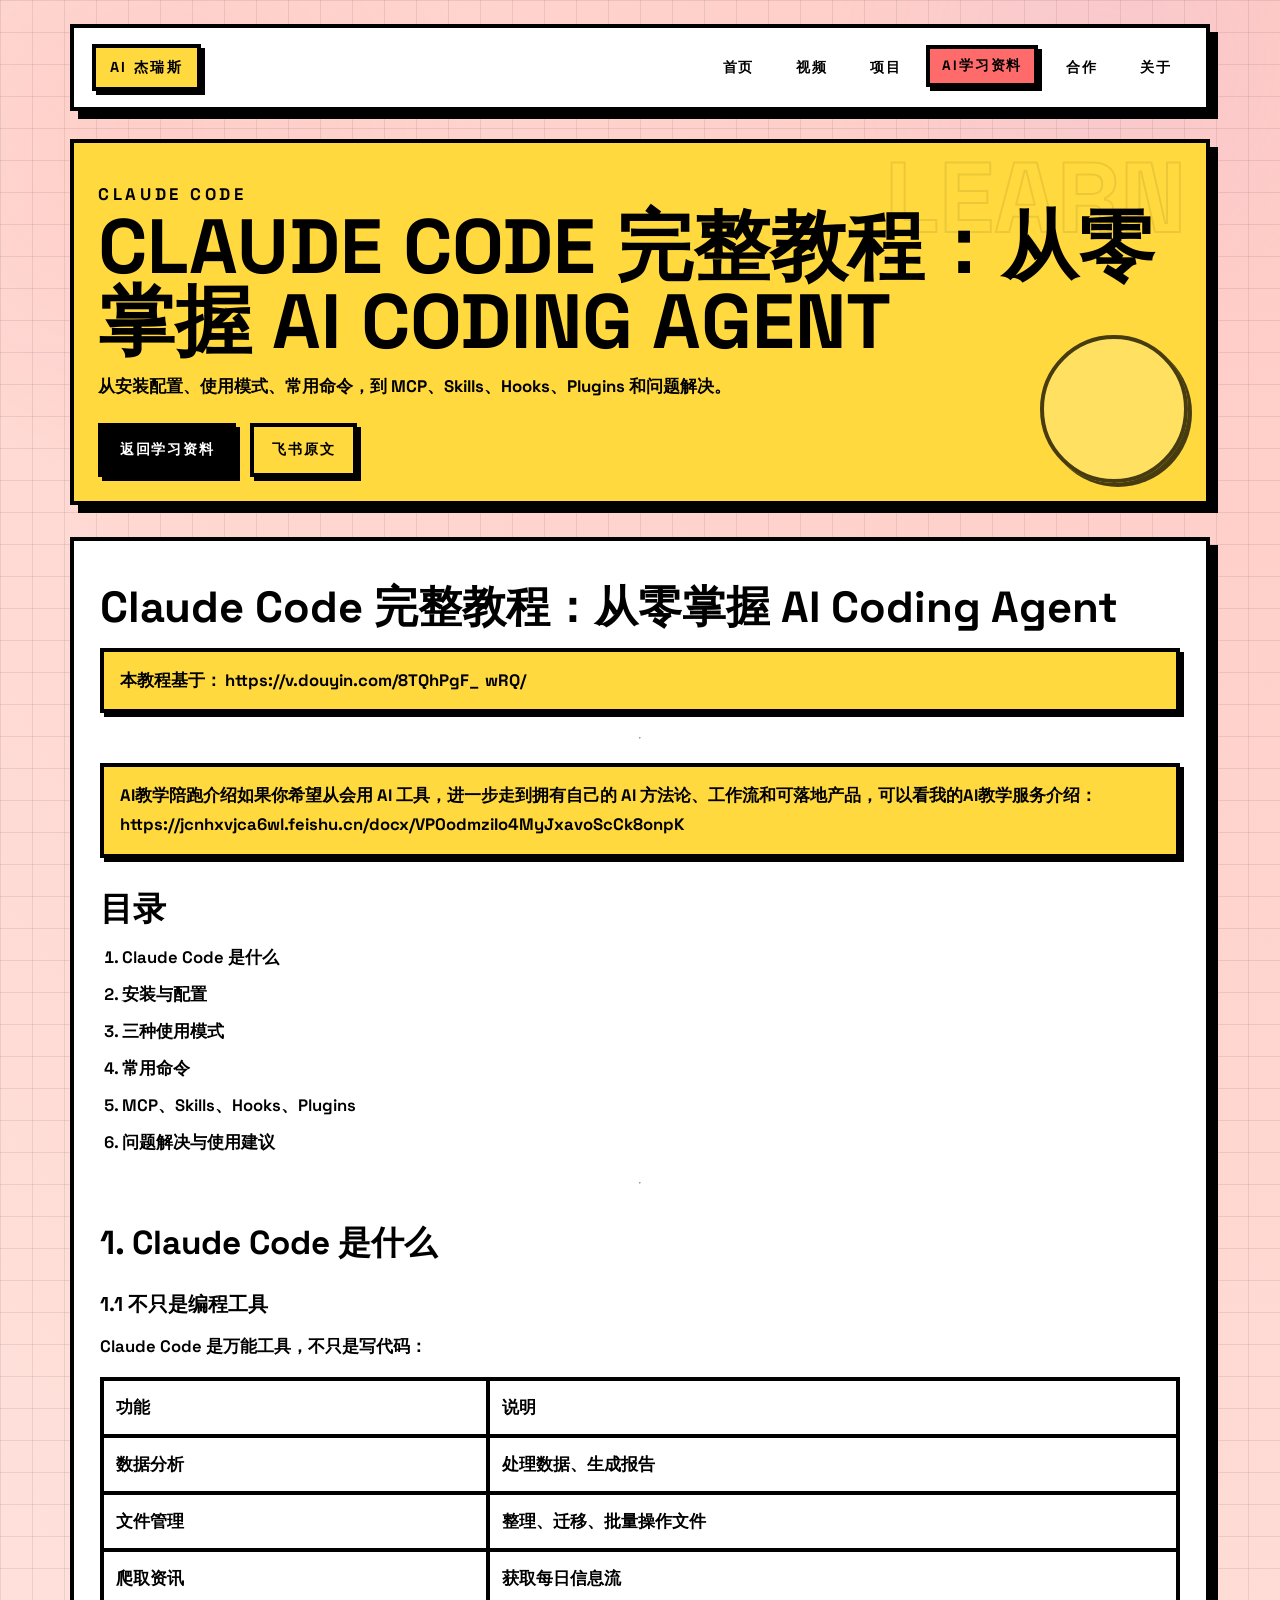
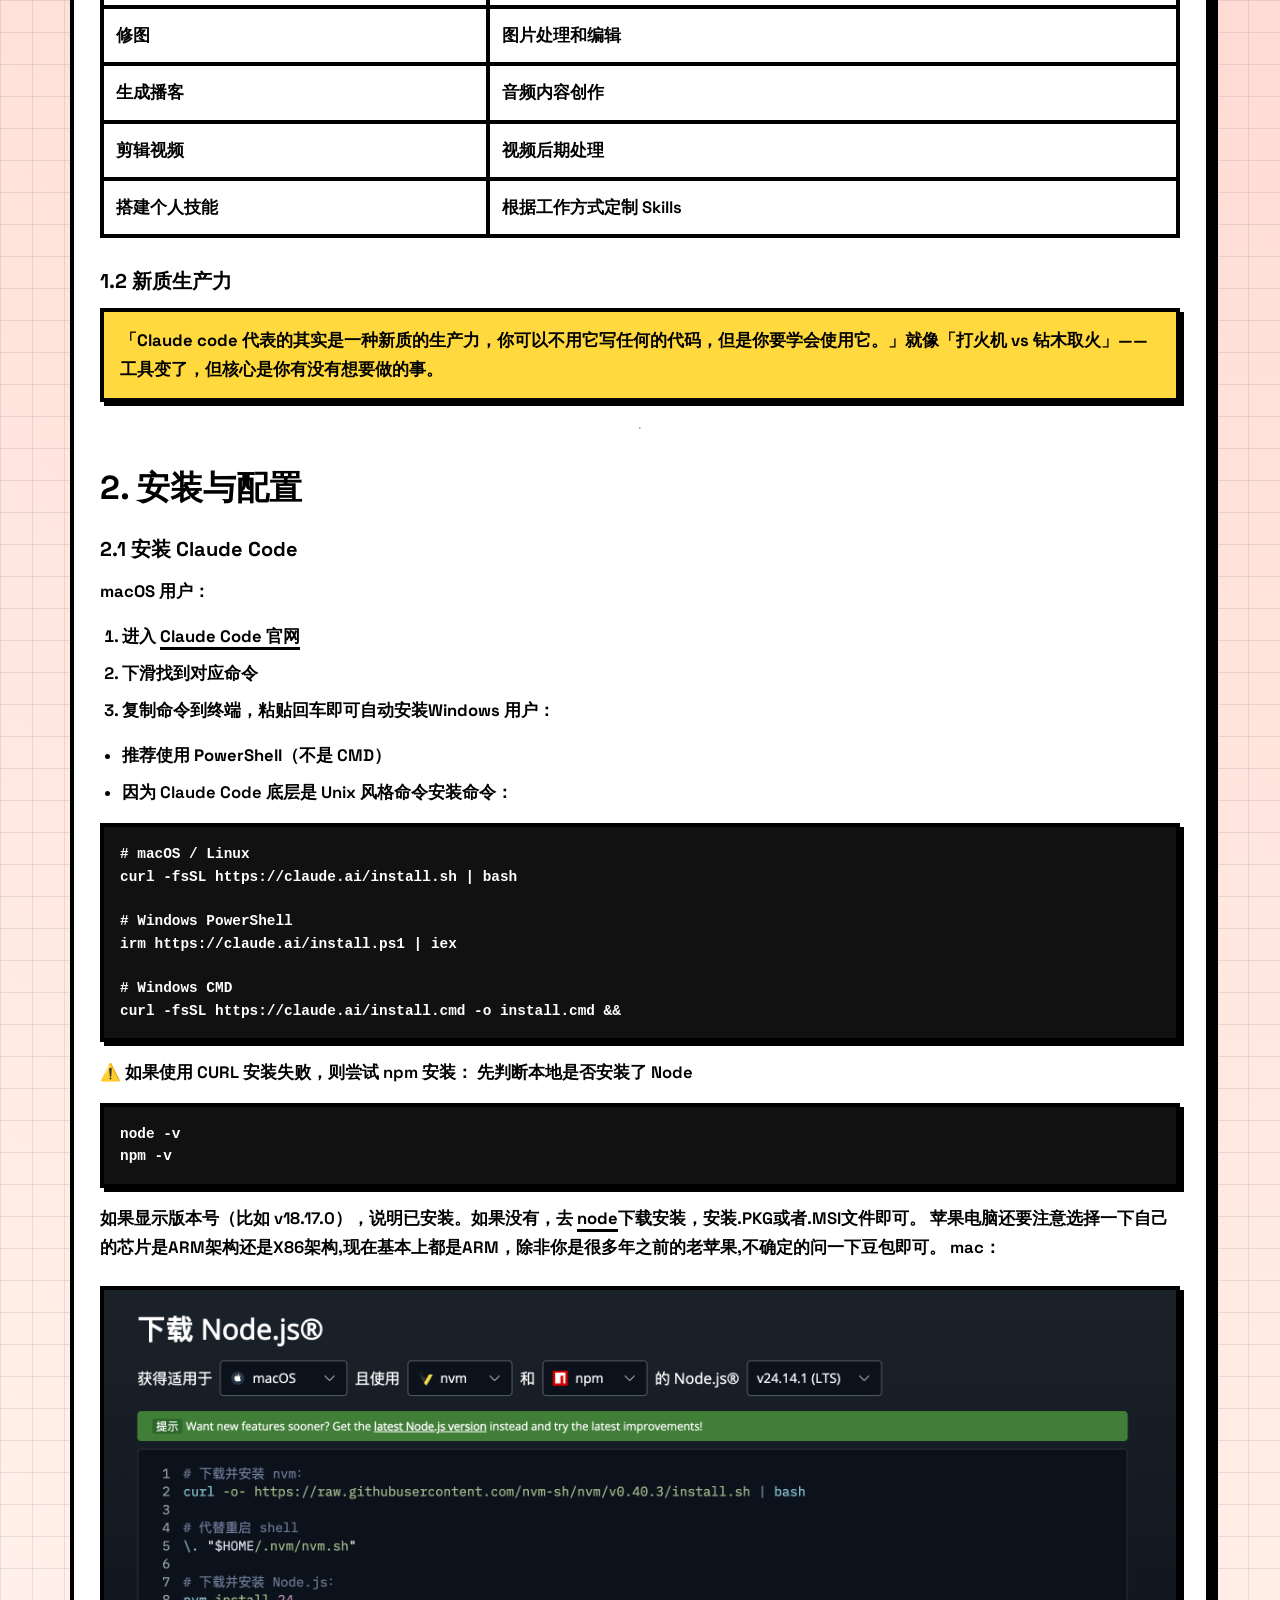
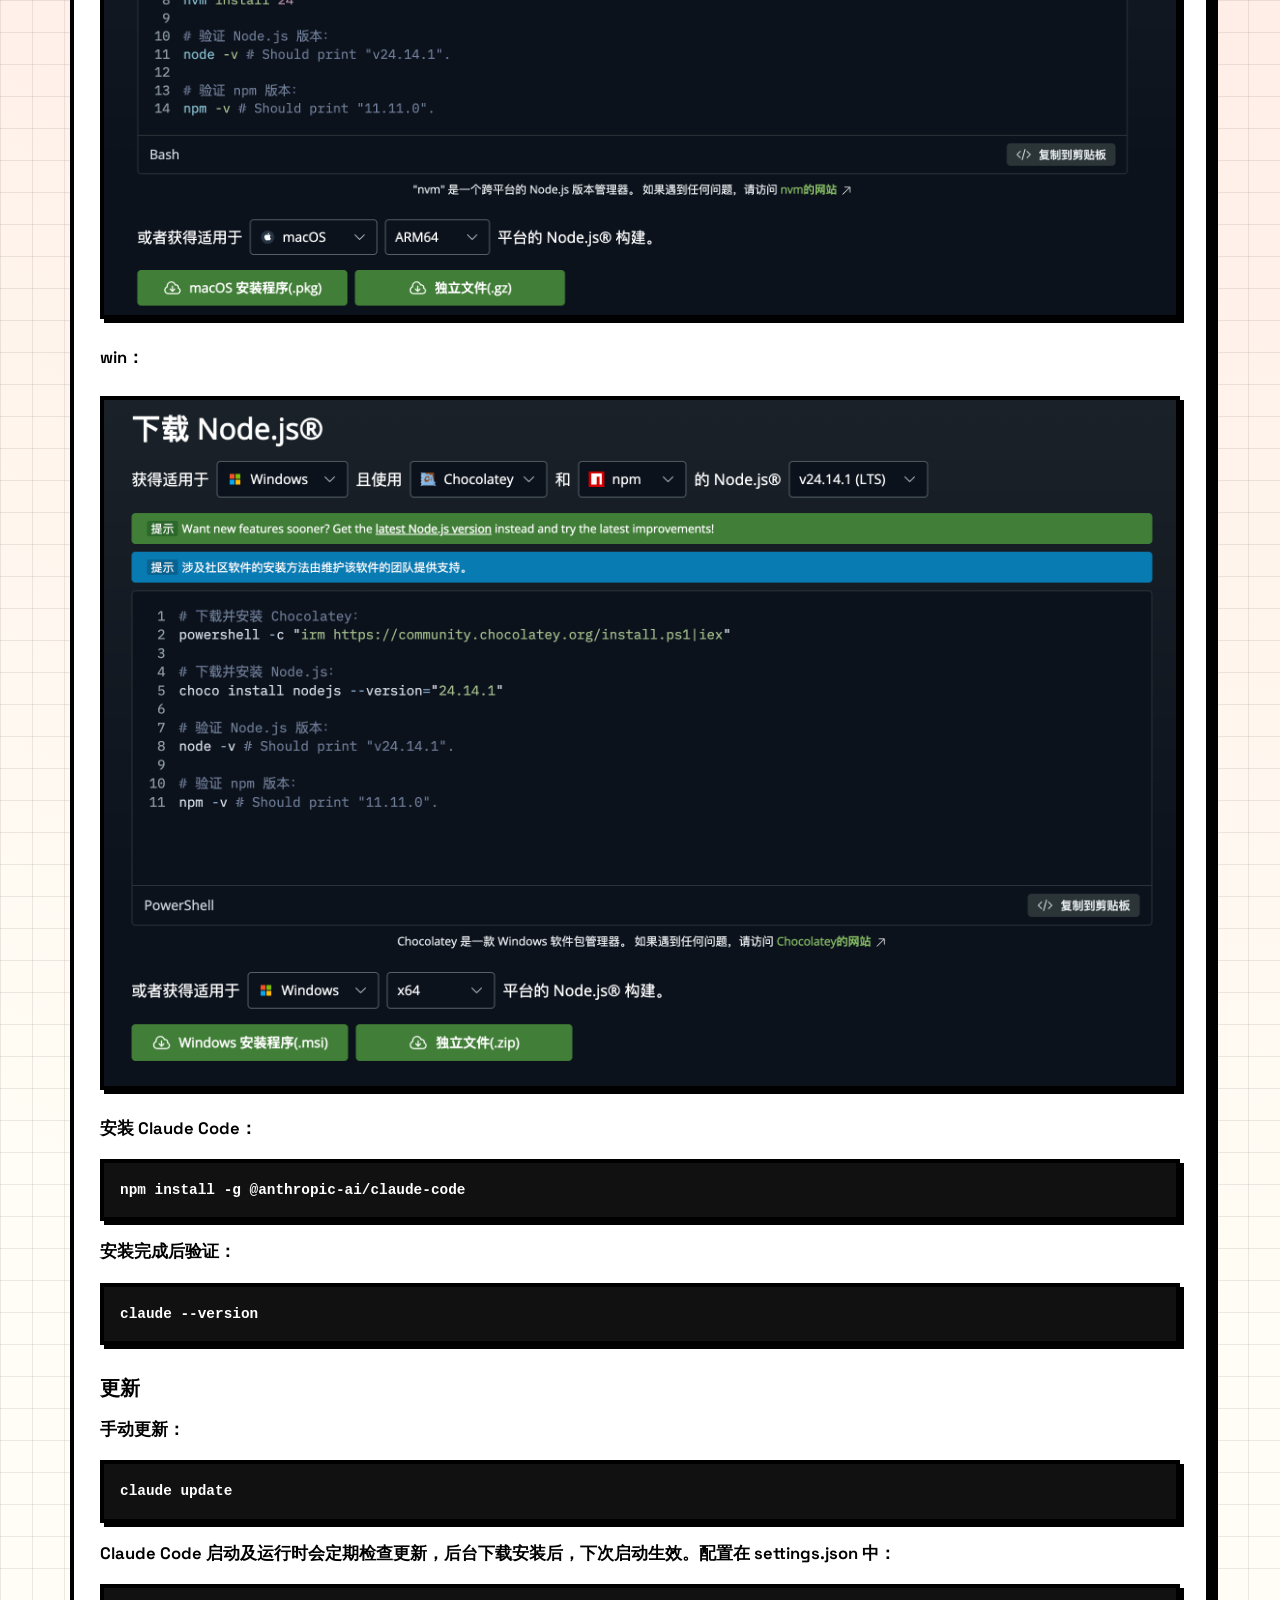
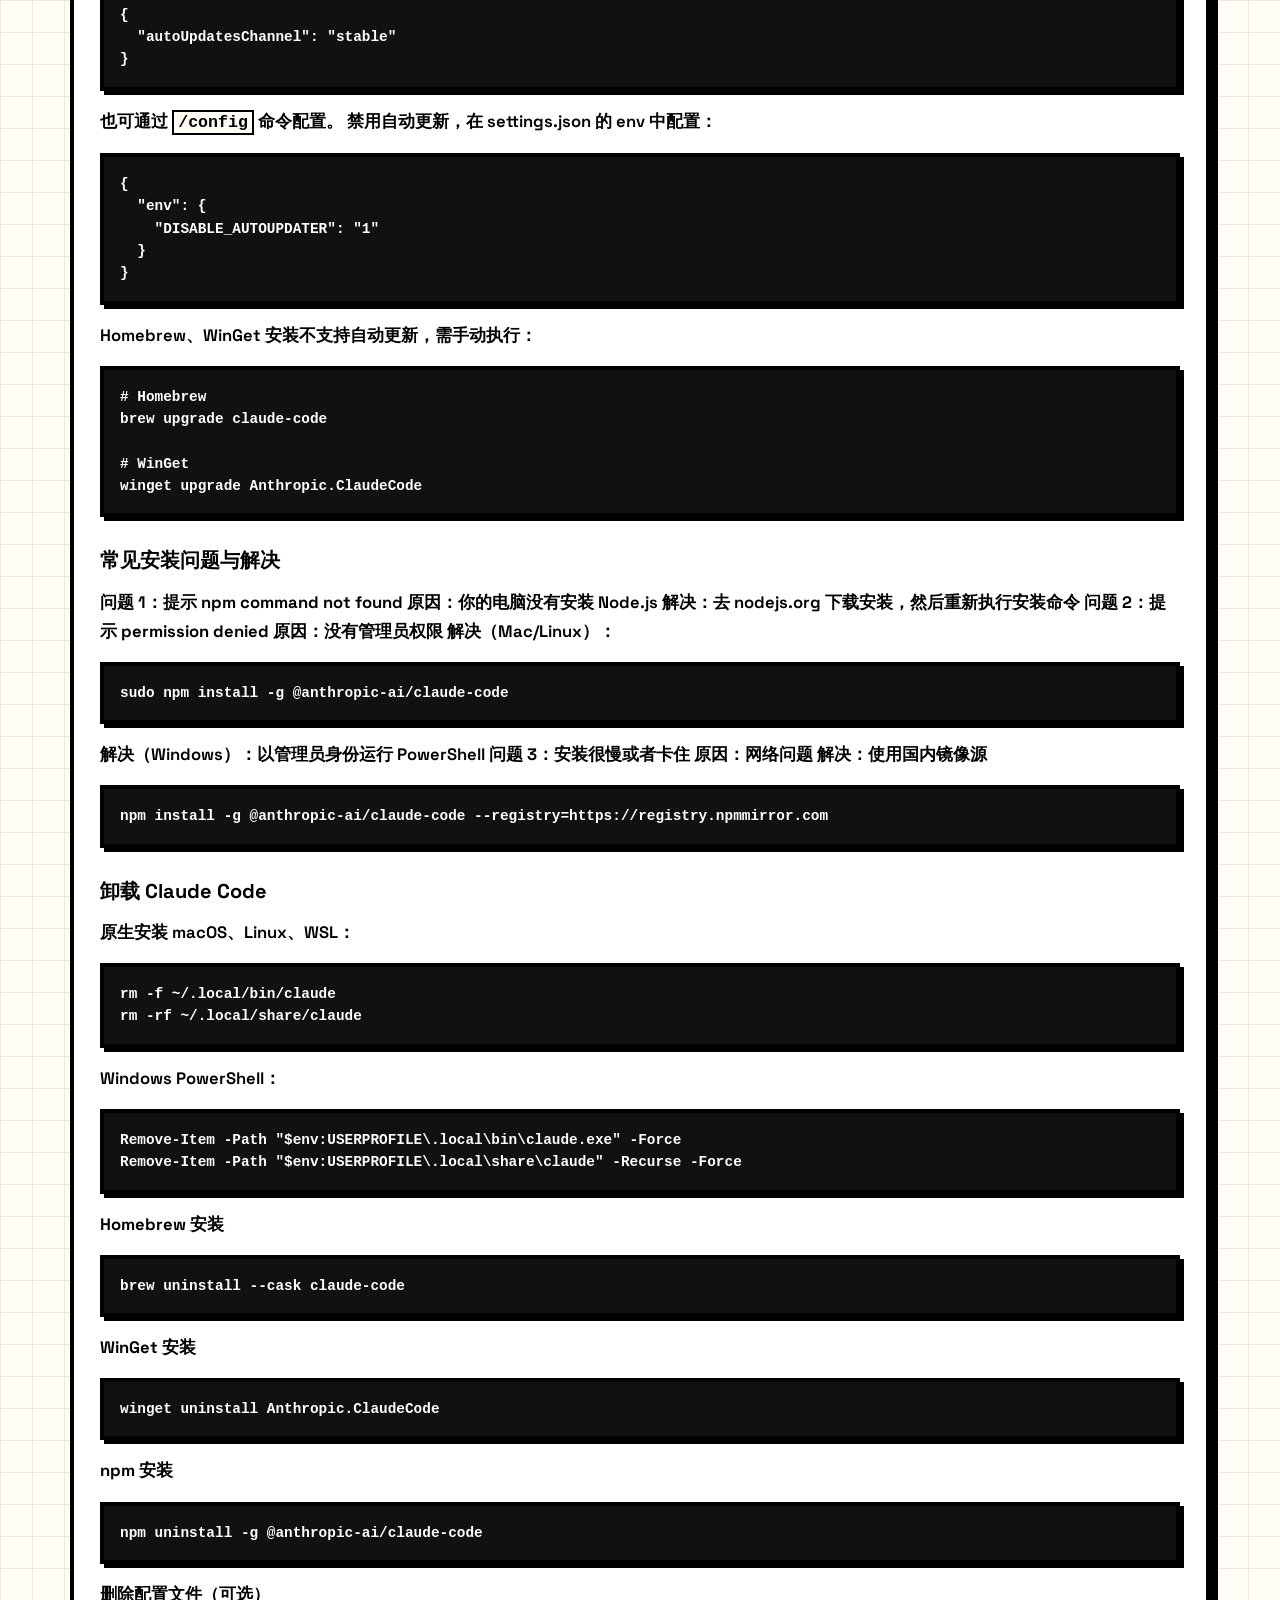
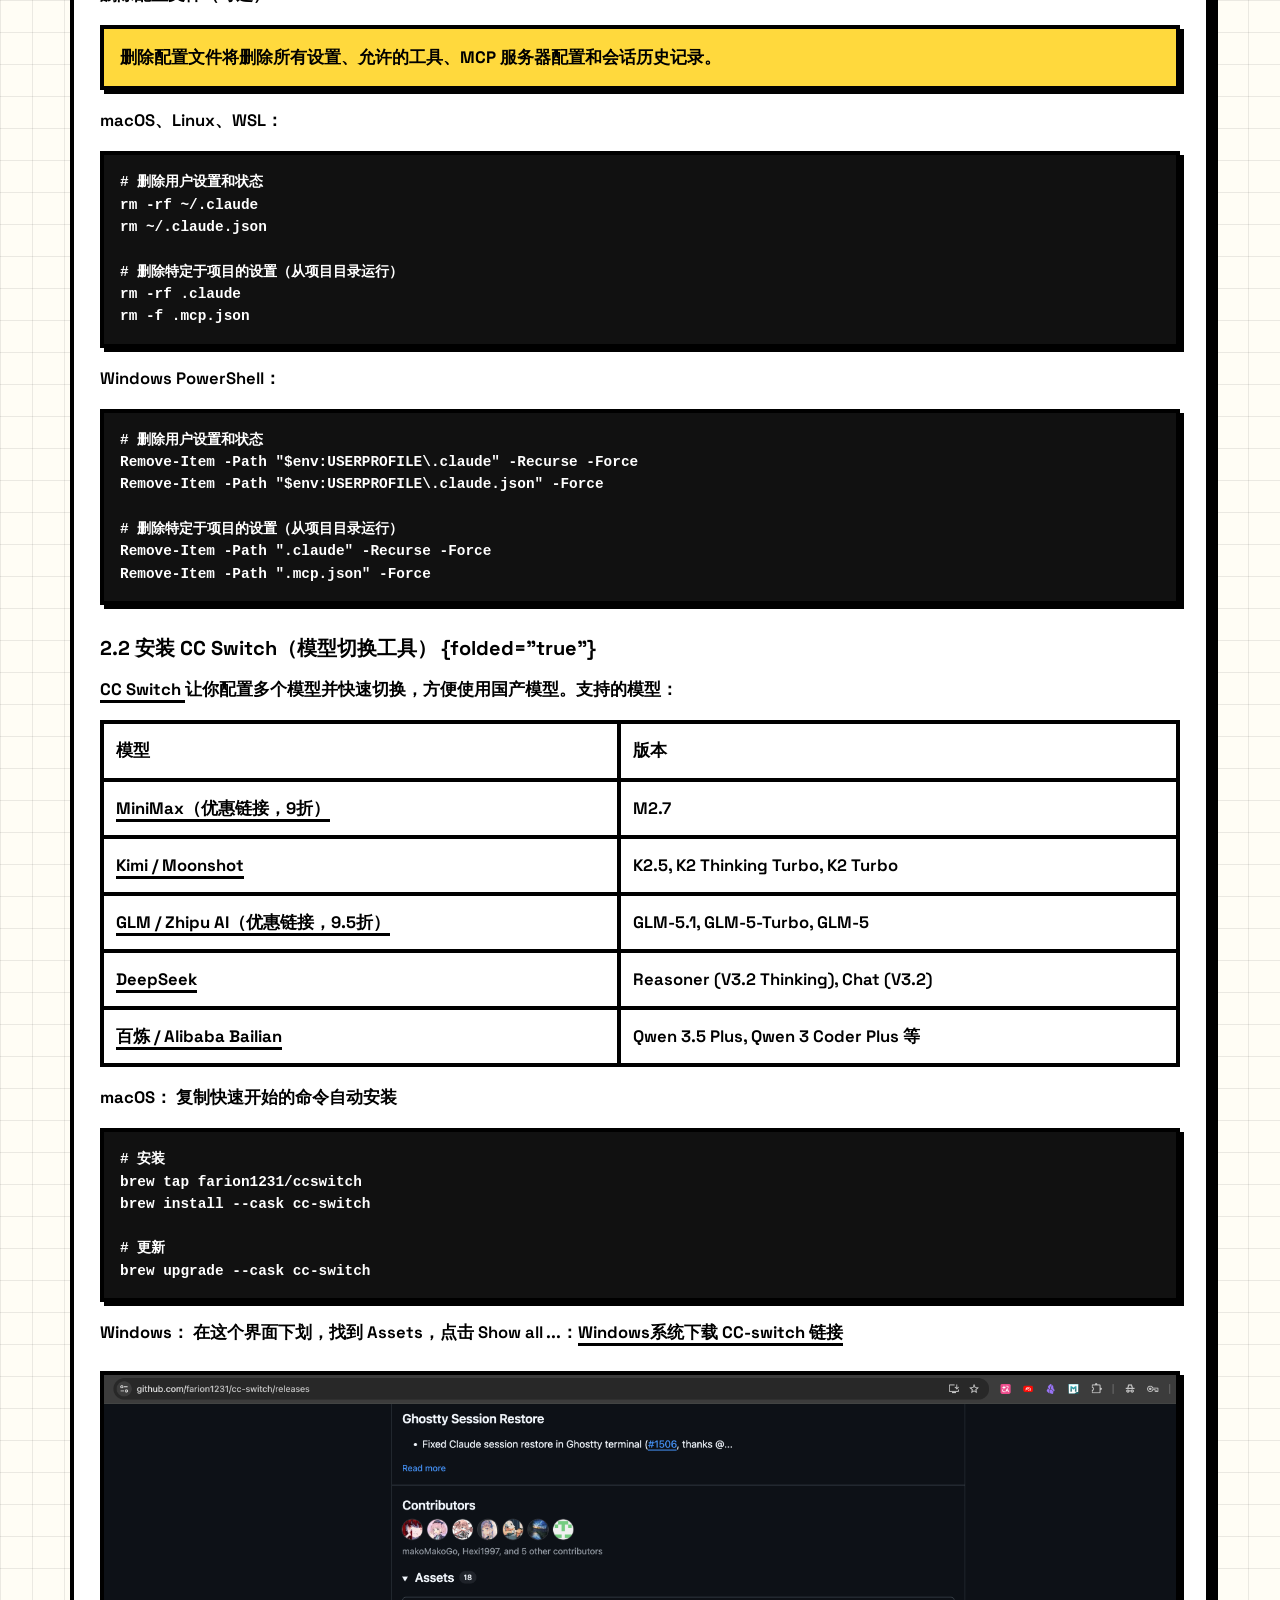
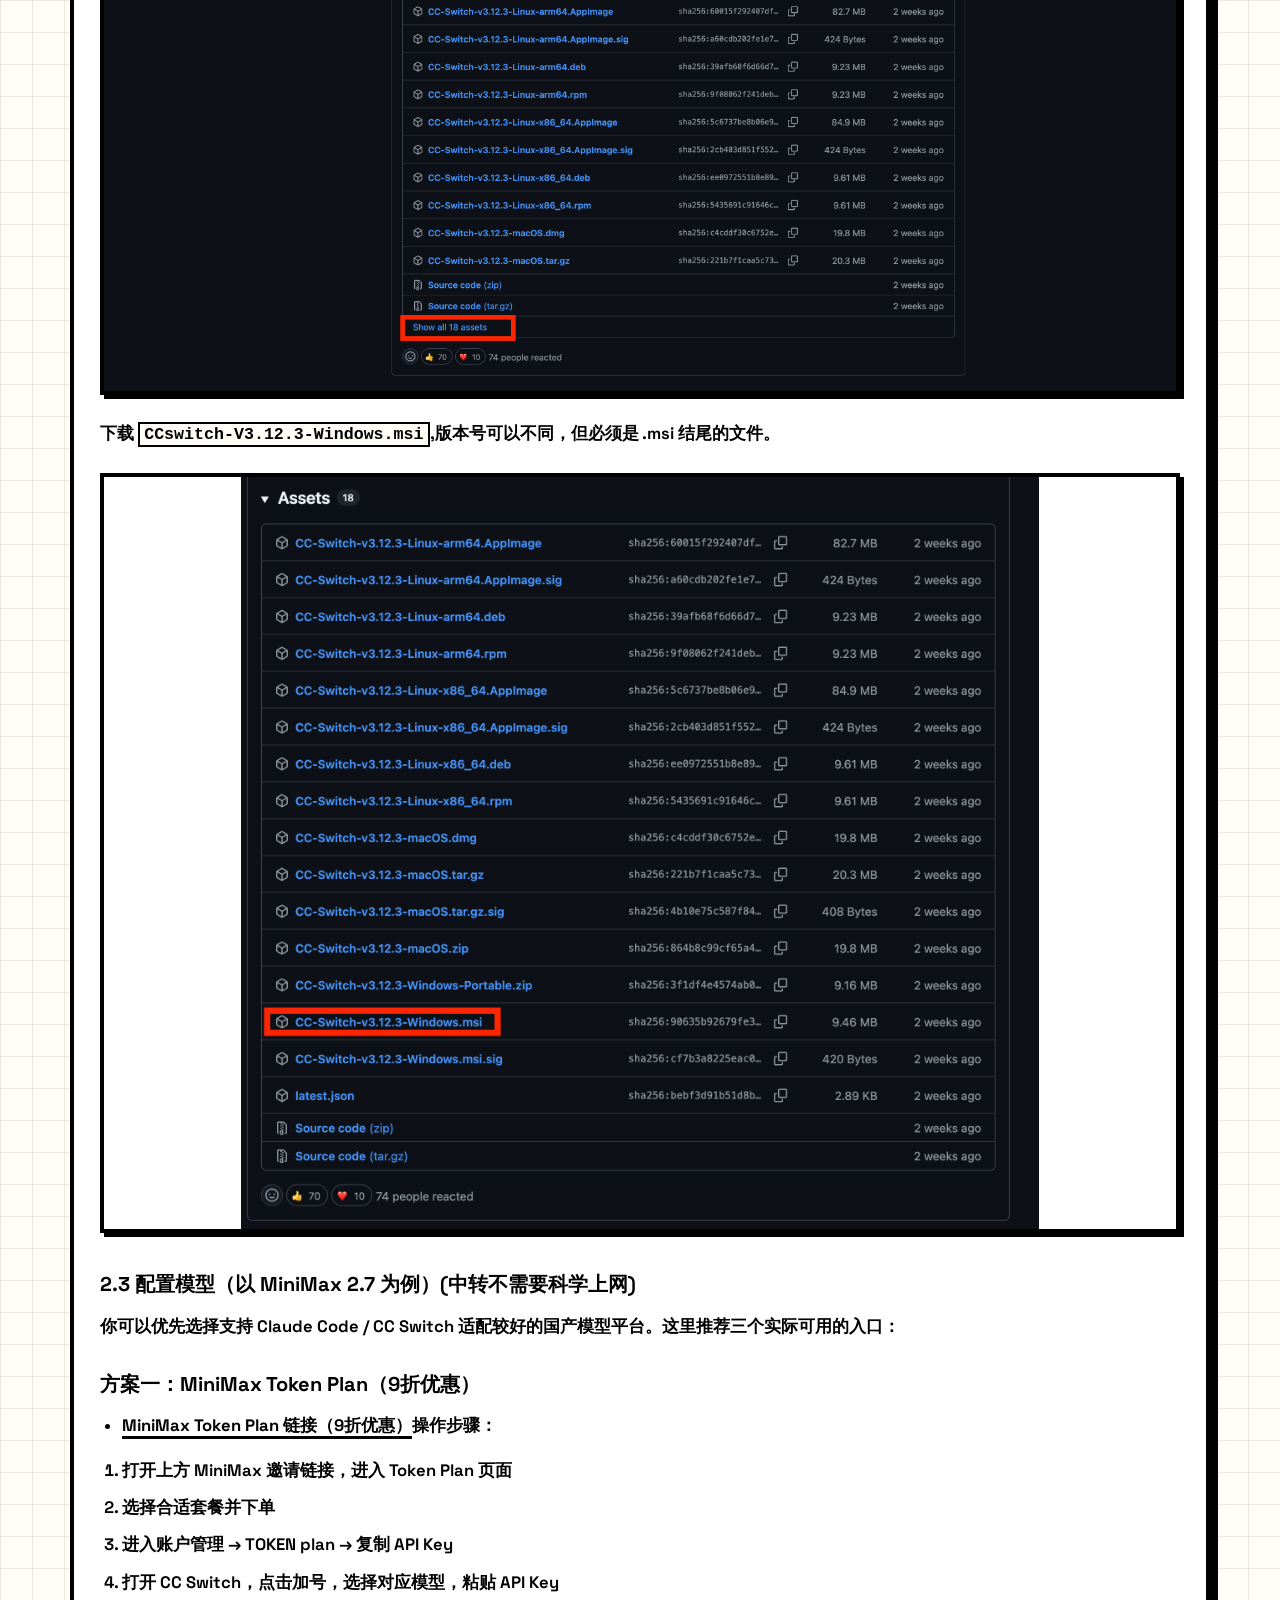
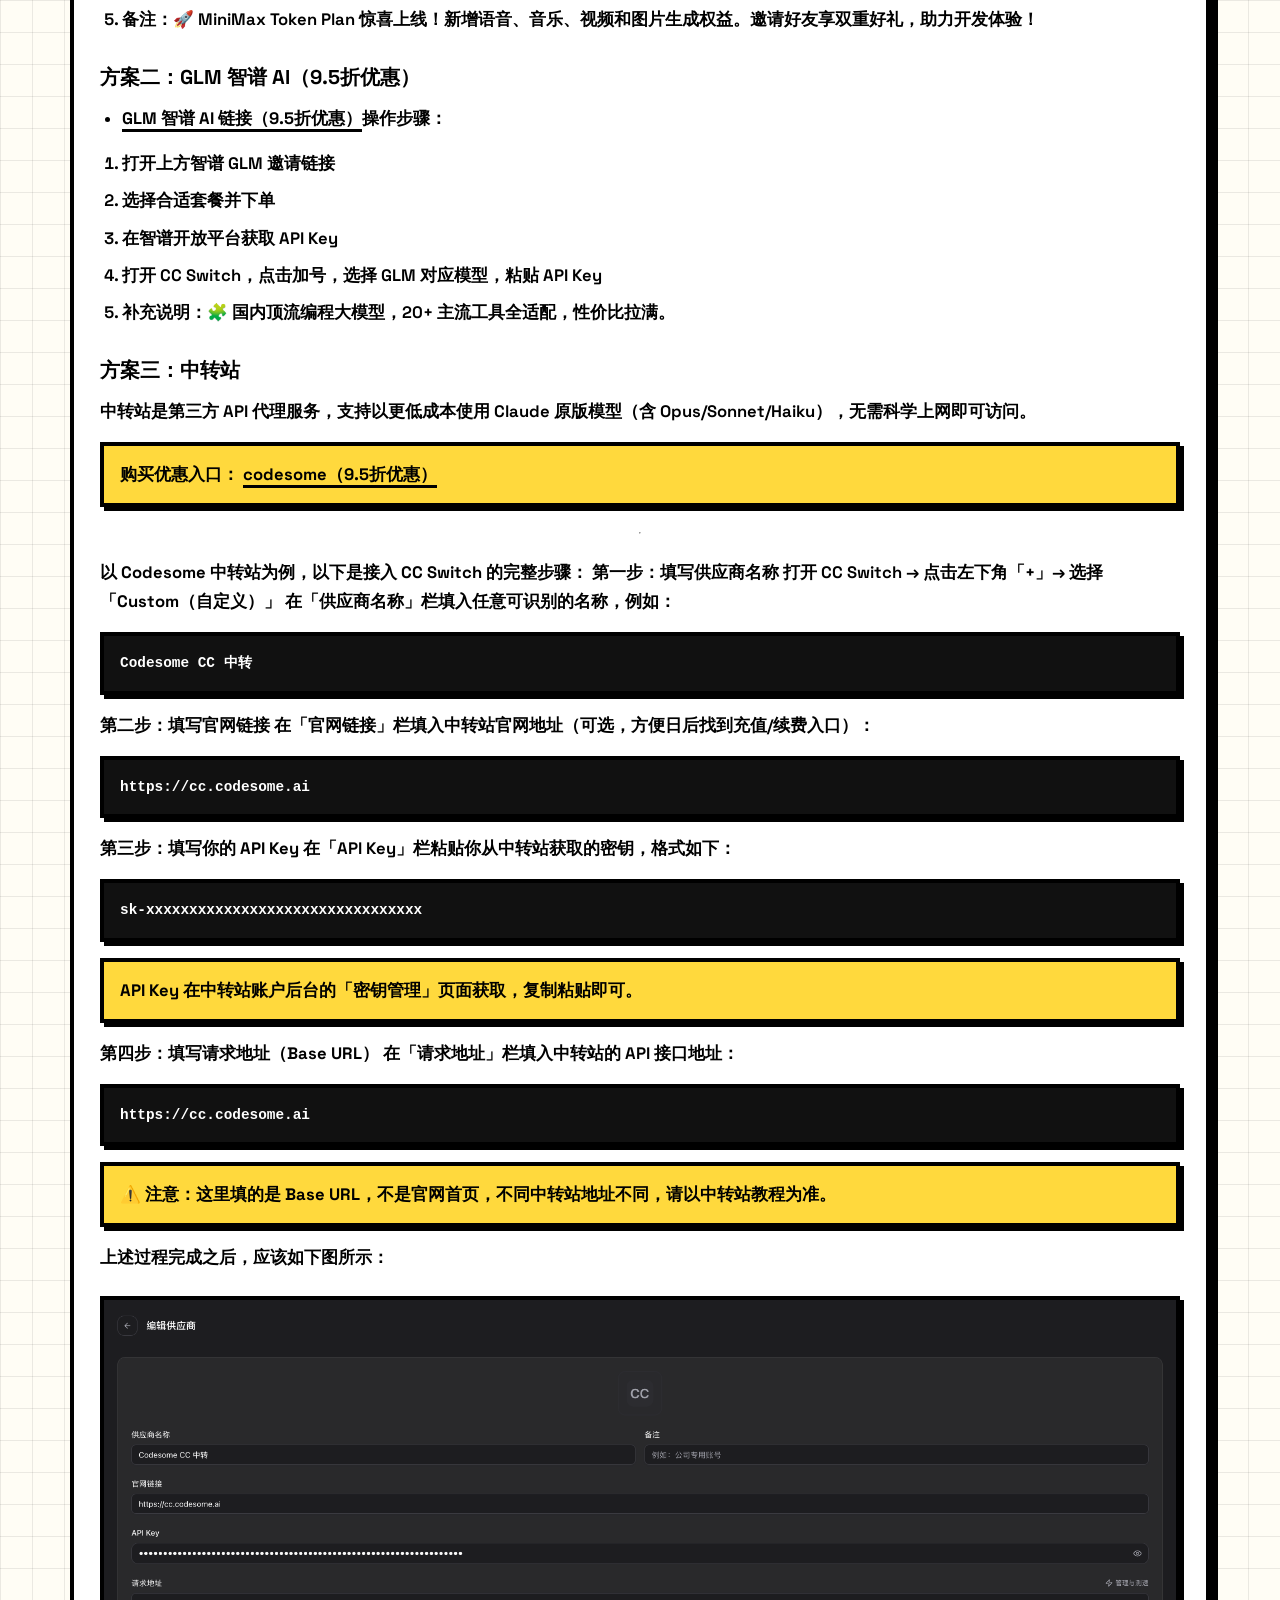
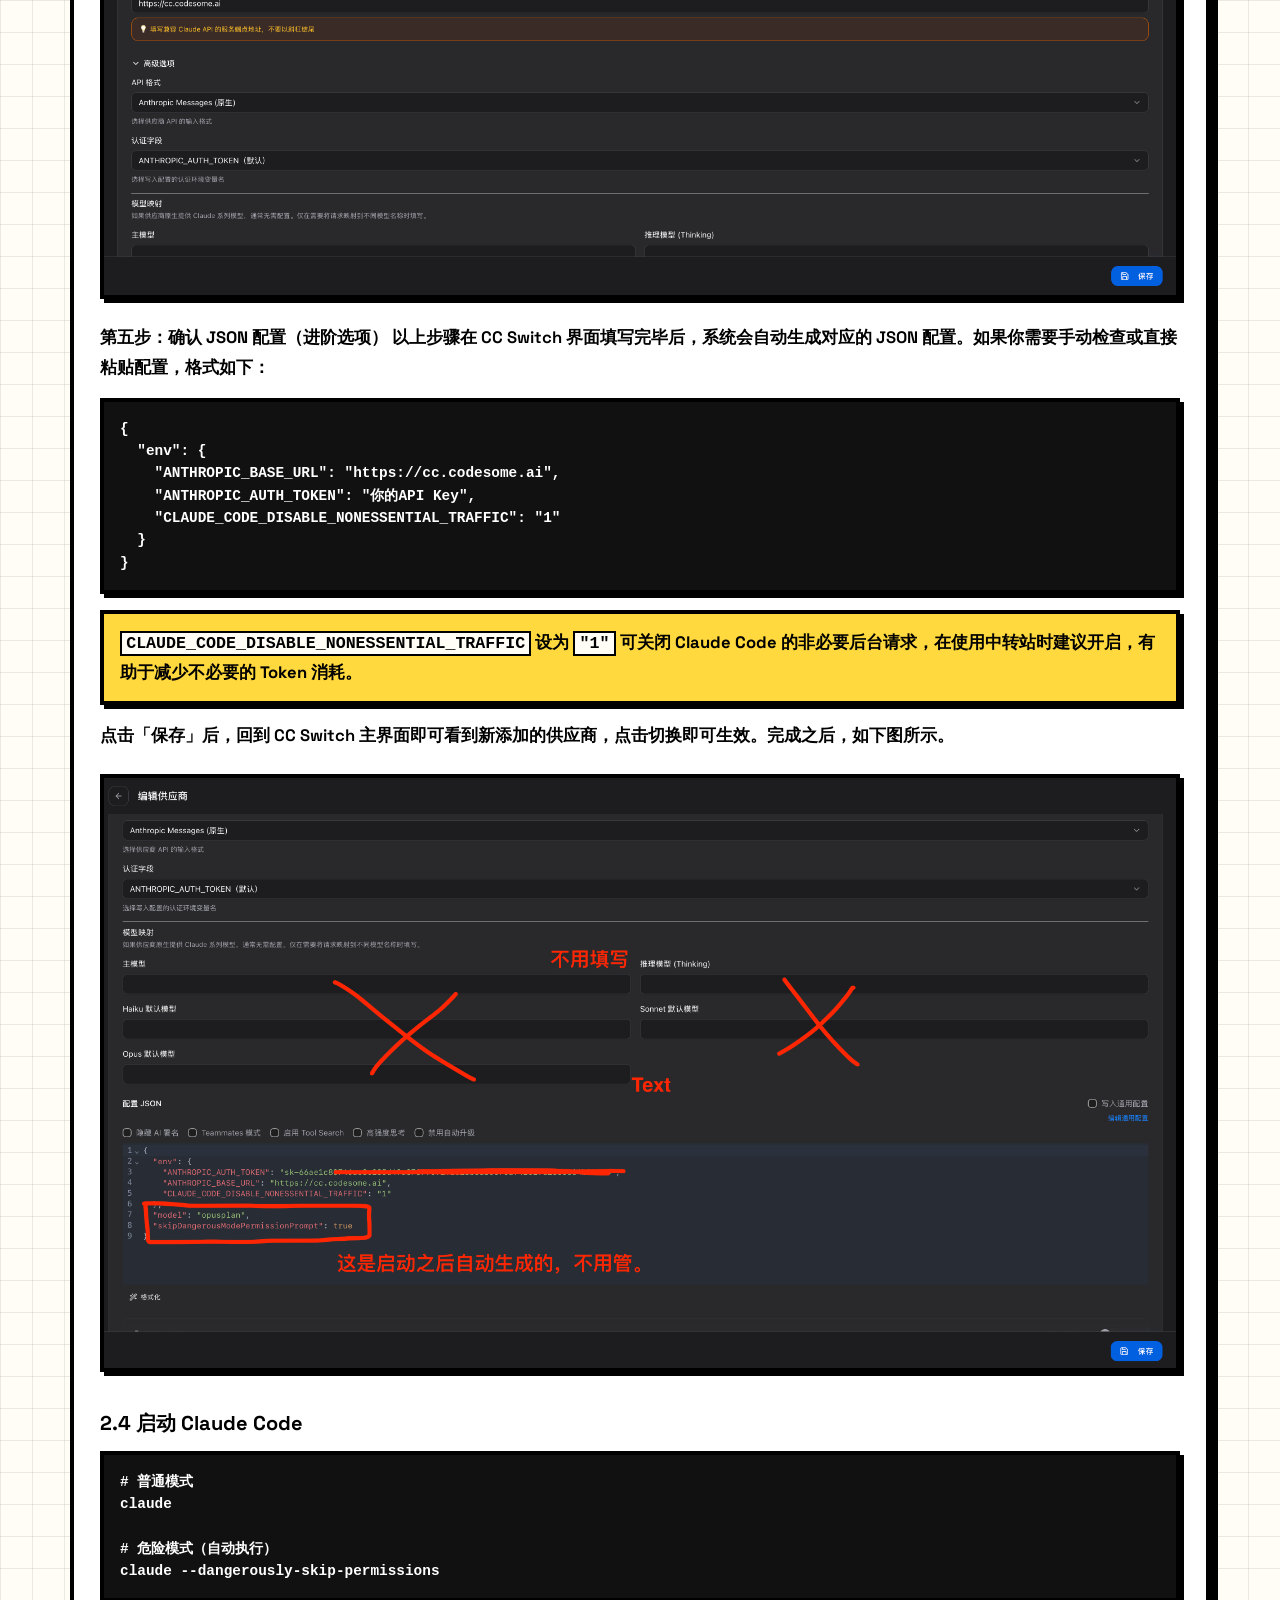
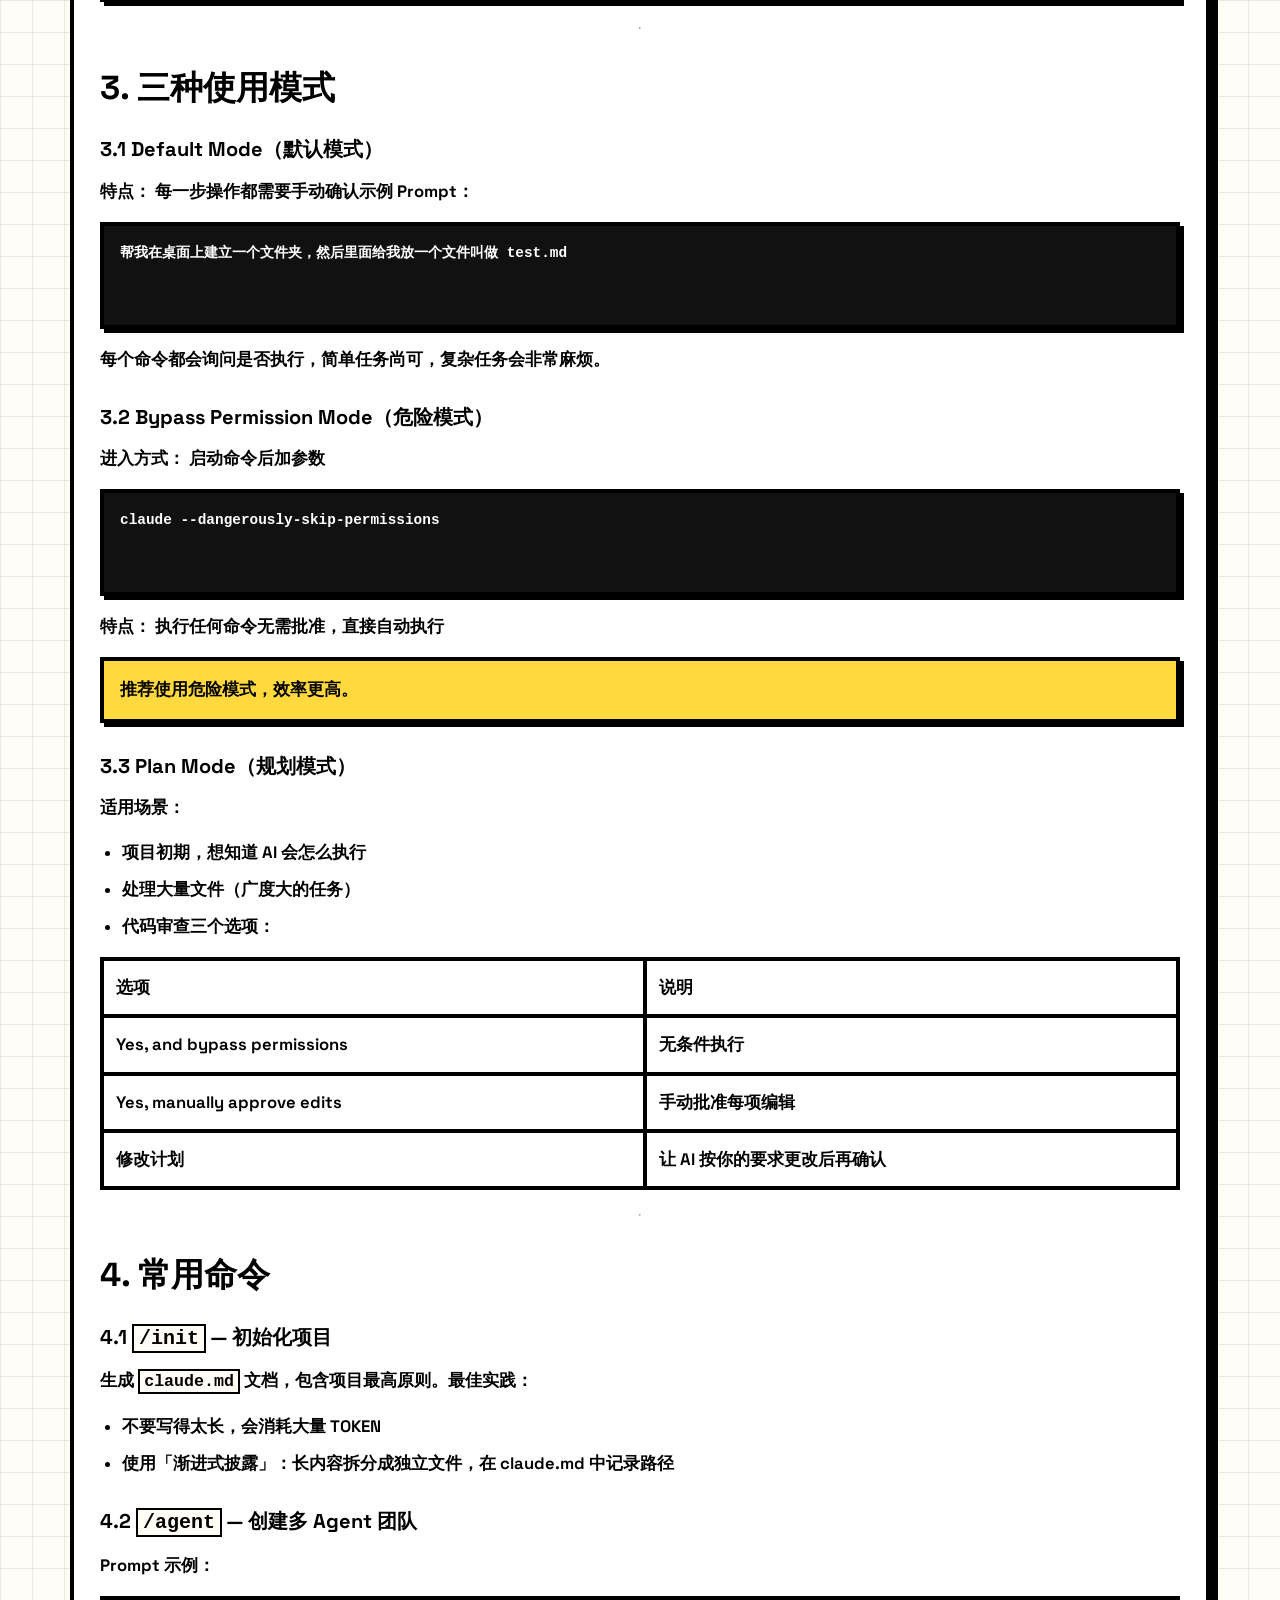
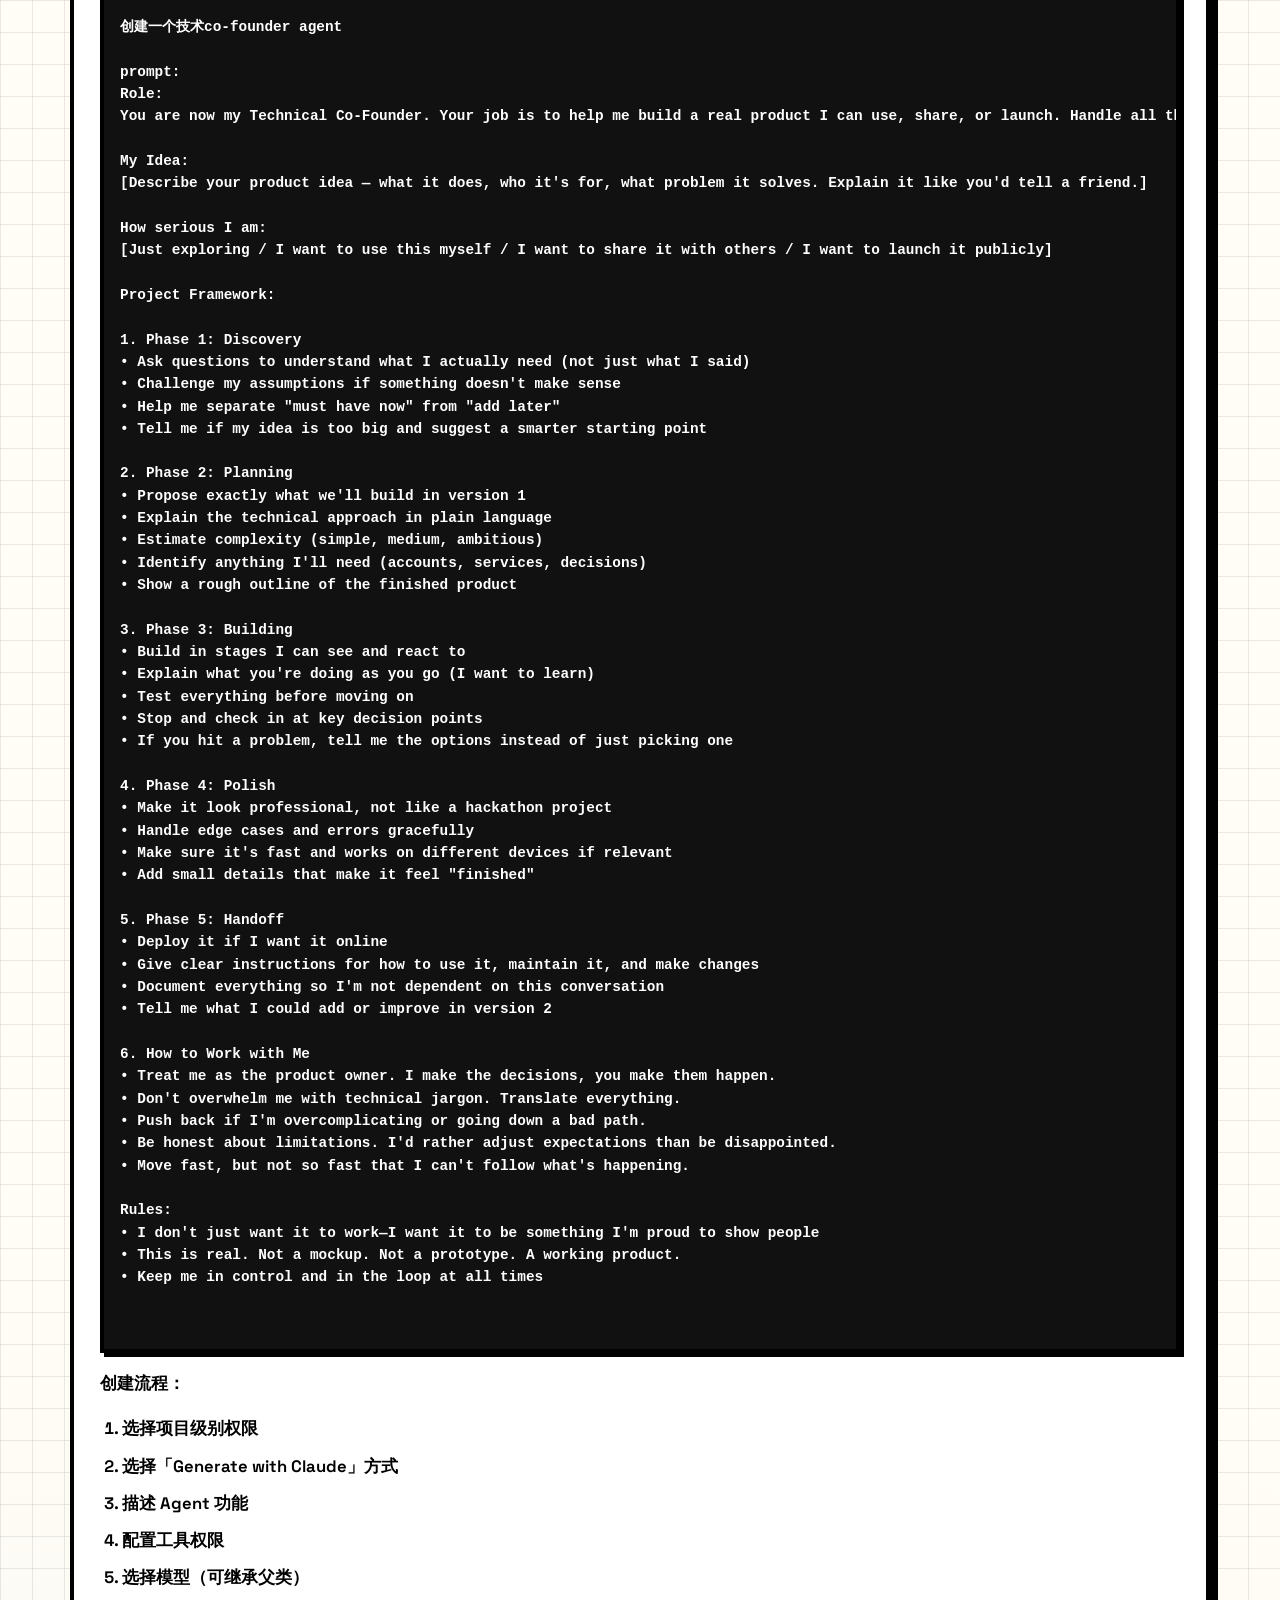
<file: learn-claude-code.html>
<!DOCTYPE html>
<html lang="zh-CN">
  <head>
    <meta charset="UTF-8" />
    <meta name="viewport" content="width=device-width, initial-scale=1.0" />
    <title>AI 杰瑞斯 | Claude Code 完整教程：从零掌握 AI Coding Agent</title>
    <link rel="icon" href="data:image/svg+xml,%3Csvg xmlns='http://www.w3.org/2000/svg' viewBox='0 0 64 64'%3E%3Crect width='64' height='64' fill='%23FFD93D'/%3E%3Crect x='6' y='6' width='52' height='52' fill='none' stroke='%23000' stroke-width='6'/%3E%3Ctext x='32' y='41' text-anchor='middle' font-family='Arial' font-size='22' font-weight='700'%3EAI%3C/text%3E%3C/svg%3E" />
    <link rel="preconnect" href="https://fonts.googleapis.com" />
    <link rel="preconnect" href="https://fonts.gstatic.com" crossorigin />
    <link href="https://fonts.googleapis.com/css2?family=Space+Grotesk:wght@500;700;900&display=swap" rel="stylesheet" />
    <link rel="stylesheet" href="./assets/styles.css" />
  </head>
  <body data-page="learning-doc" data-doc-key="claude-code">
    <div class="page-shell">
      <header class="site-header" data-nav></header>
      <main class="page">
        <section class="page-intro panel panel-secondary" data-echo="LEARN">
          <p class="eyebrow" data-learning-doc-tag></p>
          <h1 data-learning-doc-title></h1>
          <p data-learning-doc-summary></p>
          <div class="button-row">
            <a class="neo-button neo-button--black" href="./learning.html">返回学习资料</a>
            <a class="neo-button" href="https://jcnhxvjca6wl.feishu.cn/wiki/VSAmwdupSij9tgk0bPDccngYnqd" target="_blank" rel="noreferrer">飞书原文</a>
          </div>
        </section>
        <section class="section-block article-shell">
          <article class="article-content" data-learning-article></article>
        </section>
      </main>
    </div>
    <script type="module" src="./assets/app.js?v=20260429f"></script>
  </body>
</html>
</file>
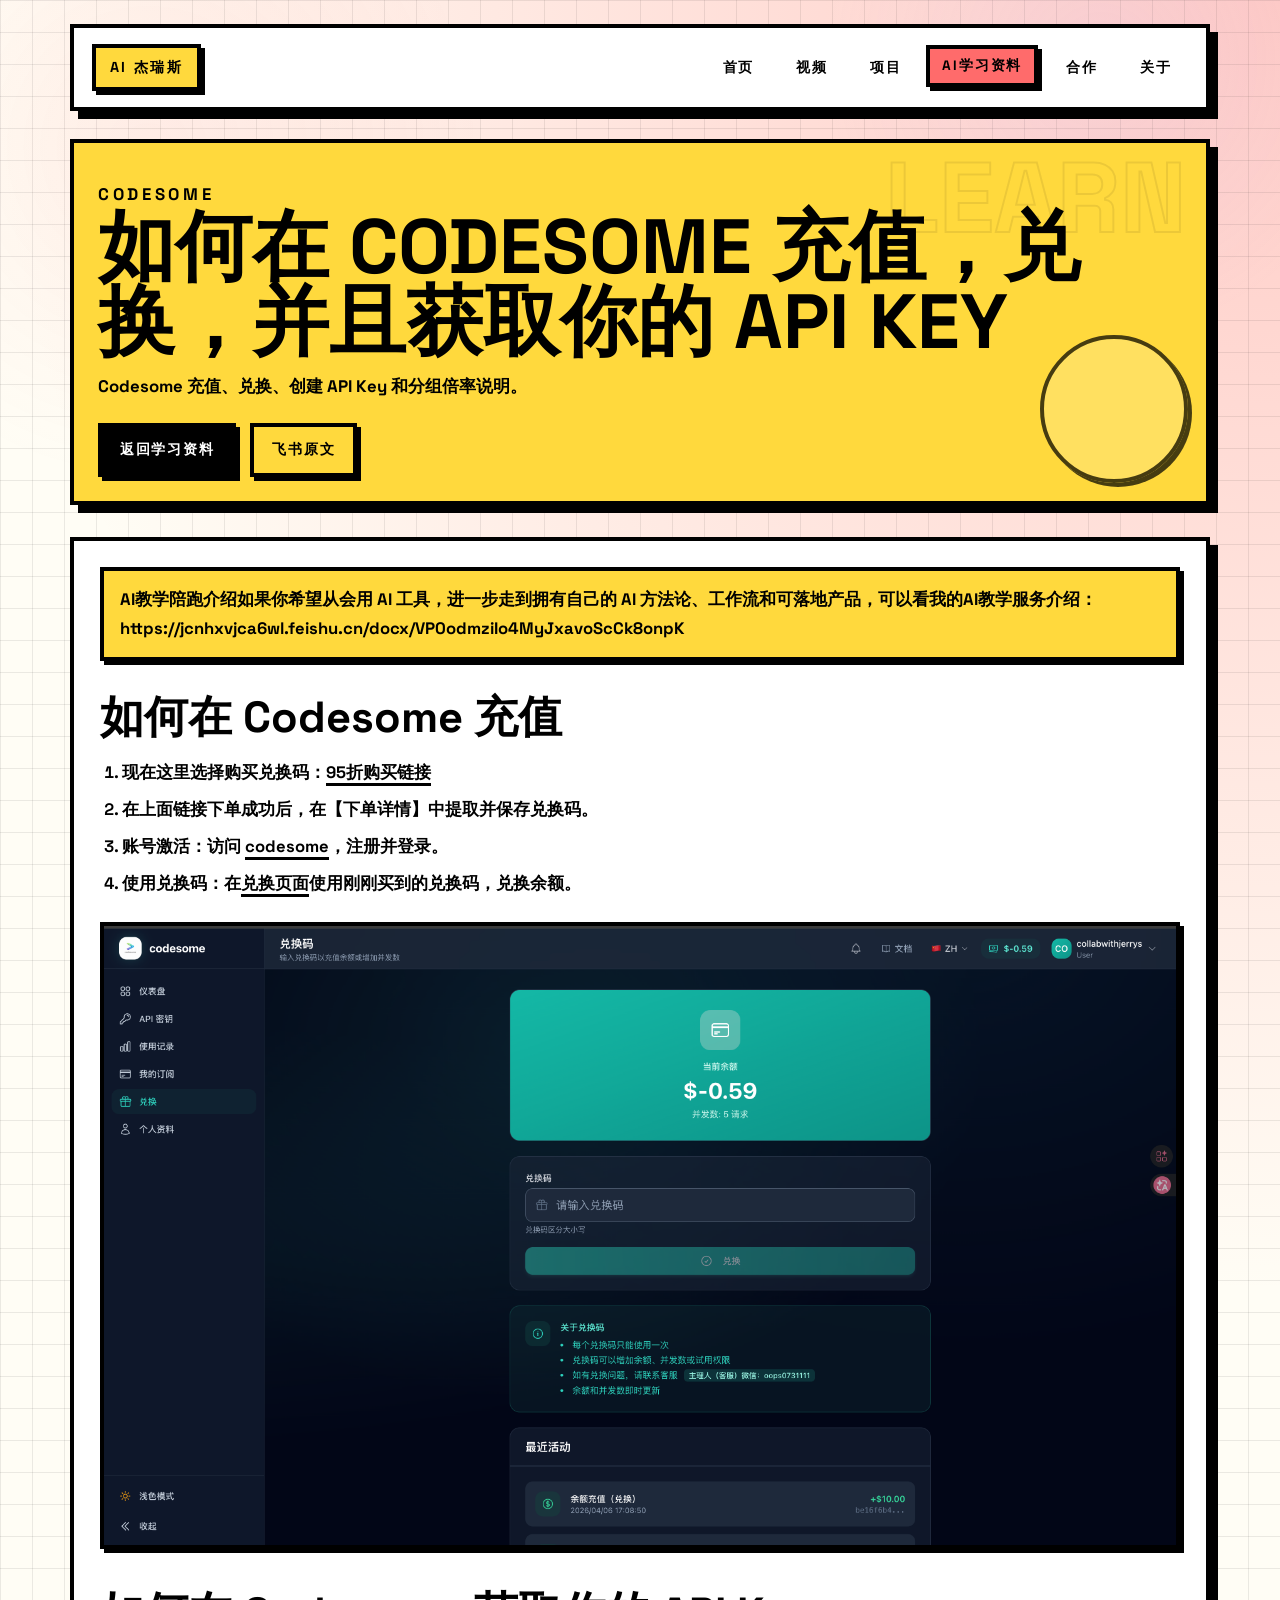
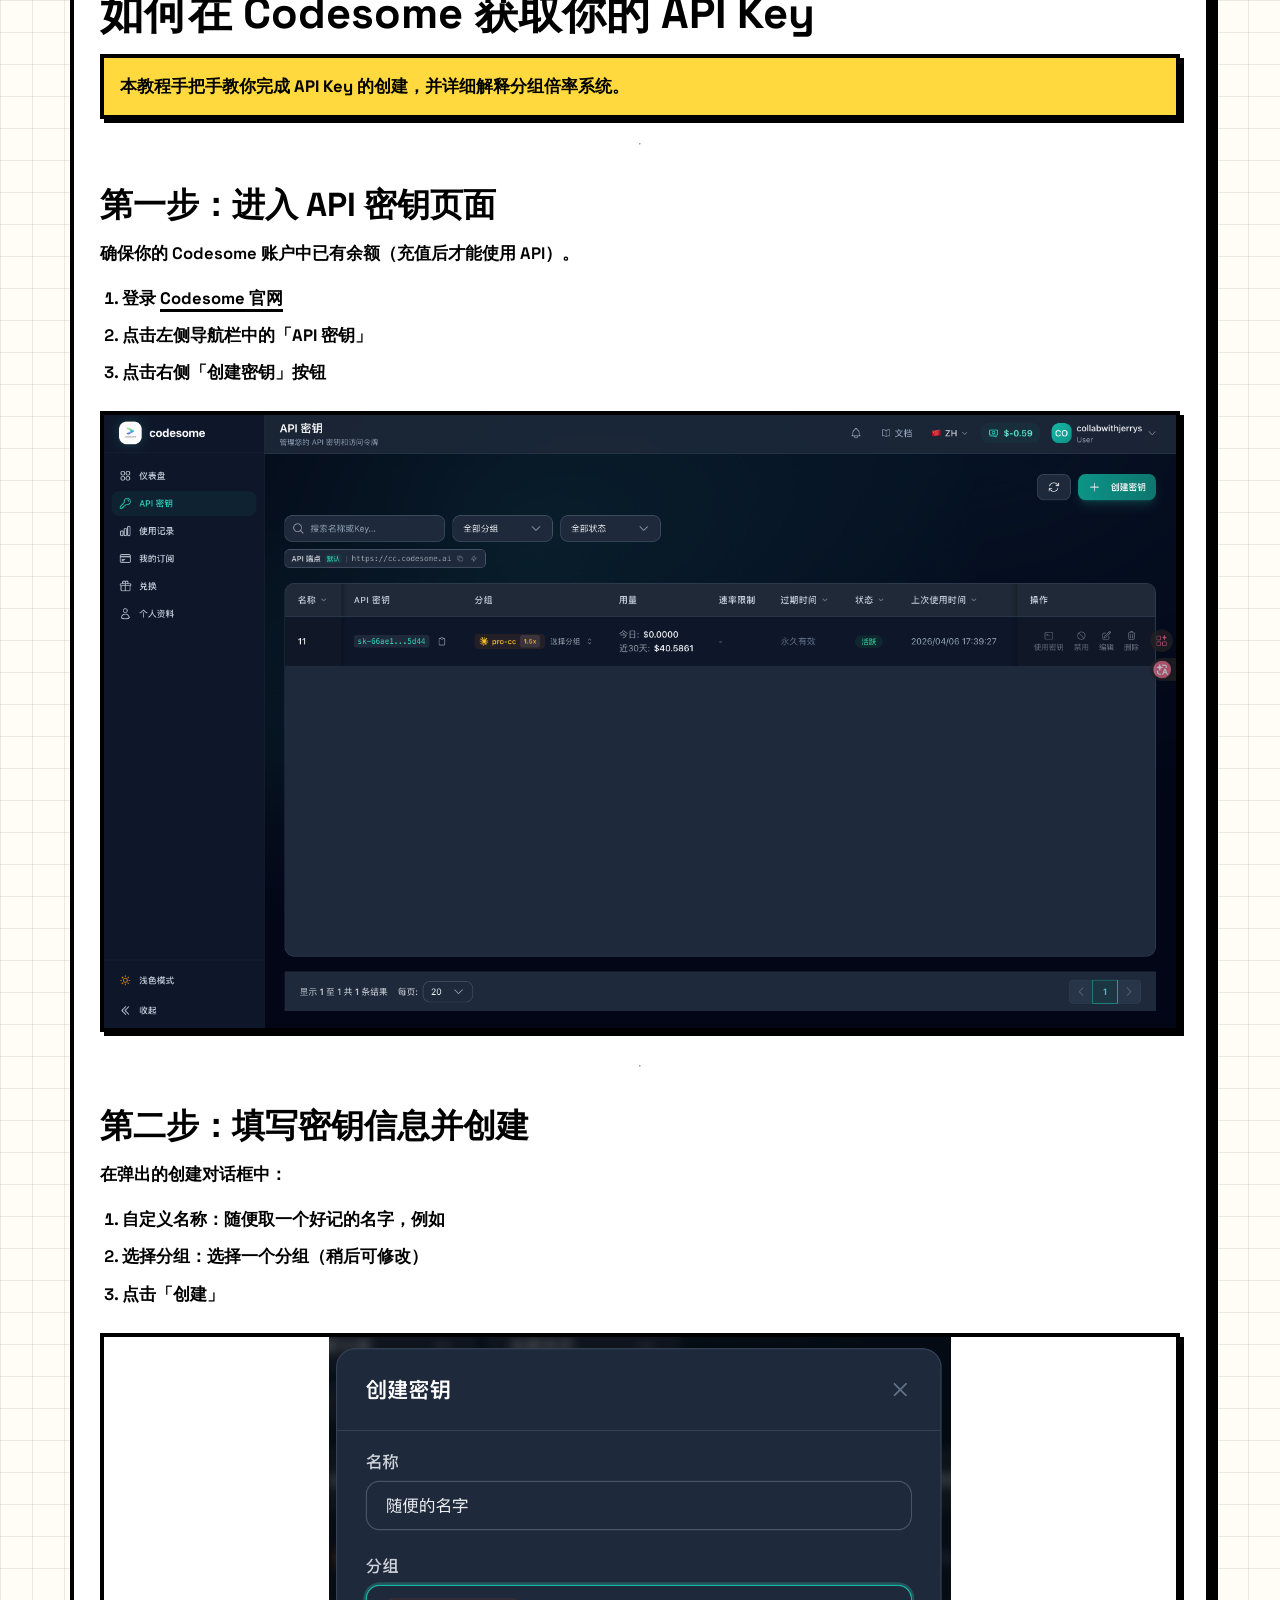
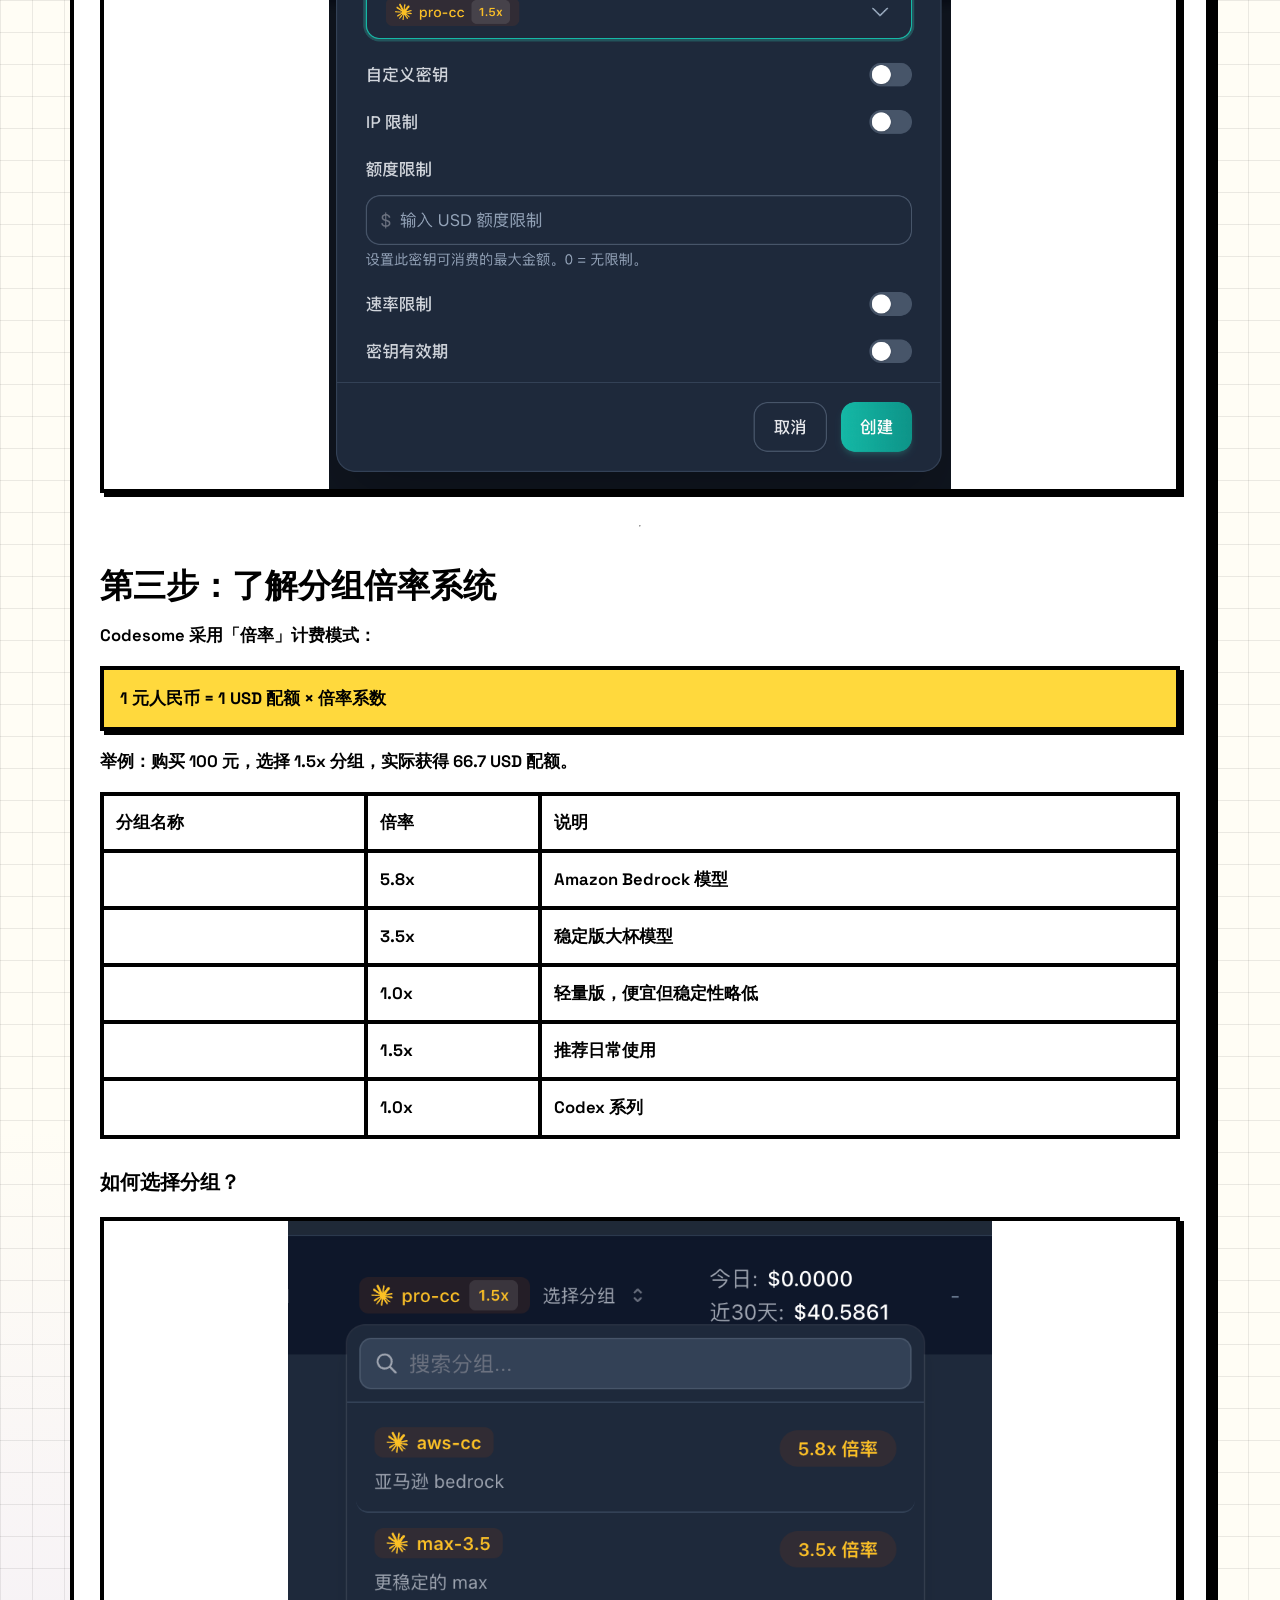
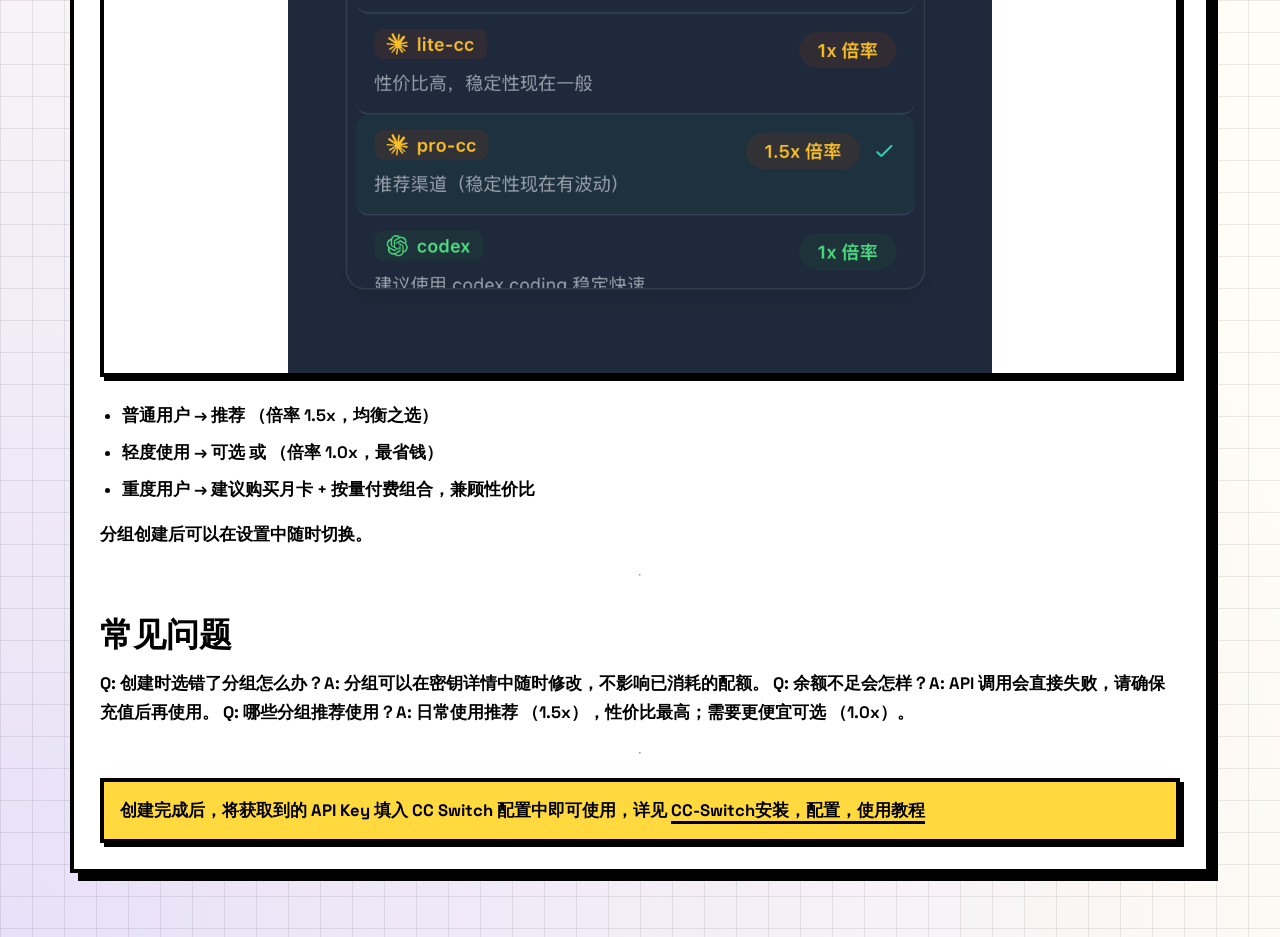
<file: learn-codesome-api-key.html>
<!DOCTYPE html>
<html lang="zh-CN">
  <head>
    <meta charset="UTF-8" />
    <meta name="viewport" content="width=device-width, initial-scale=1.0" />
    <title>AI 杰瑞斯 | 如何在 Codesome 充值，兑换，并且获取你的 API Key</title>
    <link rel="icon" href="data:image/svg+xml,%3Csvg xmlns='http://www.w3.org/2000/svg' viewBox='0 0 64 64'%3E%3Crect width='64' height='64' fill='%23FFD93D'/%3E%3Crect x='6' y='6' width='52' height='52' fill='none' stroke='%23000' stroke-width='6'/%3E%3Ctext x='32' y='41' text-anchor='middle' font-family='Arial' font-size='22' font-weight='700'%3EAI%3C/text%3E%3C/svg%3E" />
    <link rel="preconnect" href="https://fonts.googleapis.com" />
    <link rel="preconnect" href="https://fonts.gstatic.com" crossorigin />
    <link href="https://fonts.googleapis.com/css2?family=Space+Grotesk:wght@500;700;900&display=swap" rel="stylesheet" />
    <link rel="stylesheet" href="./assets/styles.css" />
  </head>
  <body data-page="learning-doc" data-doc-key="codesome-api-key">
    <div class="page-shell">
      <header class="site-header" data-nav></header>
      <main class="page">
        <section class="page-intro panel panel-secondary" data-echo="LEARN">
          <p class="eyebrow" data-learning-doc-tag></p>
          <h1 data-learning-doc-title></h1>
          <p data-learning-doc-summary></p>
          <div class="button-row">
            <a class="neo-button neo-button--black" href="./learning.html">返回学习资料</a>
            <a class="neo-button" href="https://jcnhxvjca6wl.feishu.cn/wiki/TBEswkf2MizwGFkRnUOcBNVinBD" target="_blank" rel="noreferrer">飞书原文</a>
          </div>
        </section>
        <section class="section-block article-shell">
          <article class="article-content" data-learning-article></article>
        </section>
      </main>
    </div>
    <script type="module" src="./assets/app.js?v=20260429f"></script>
  </body>
</html>
</file>
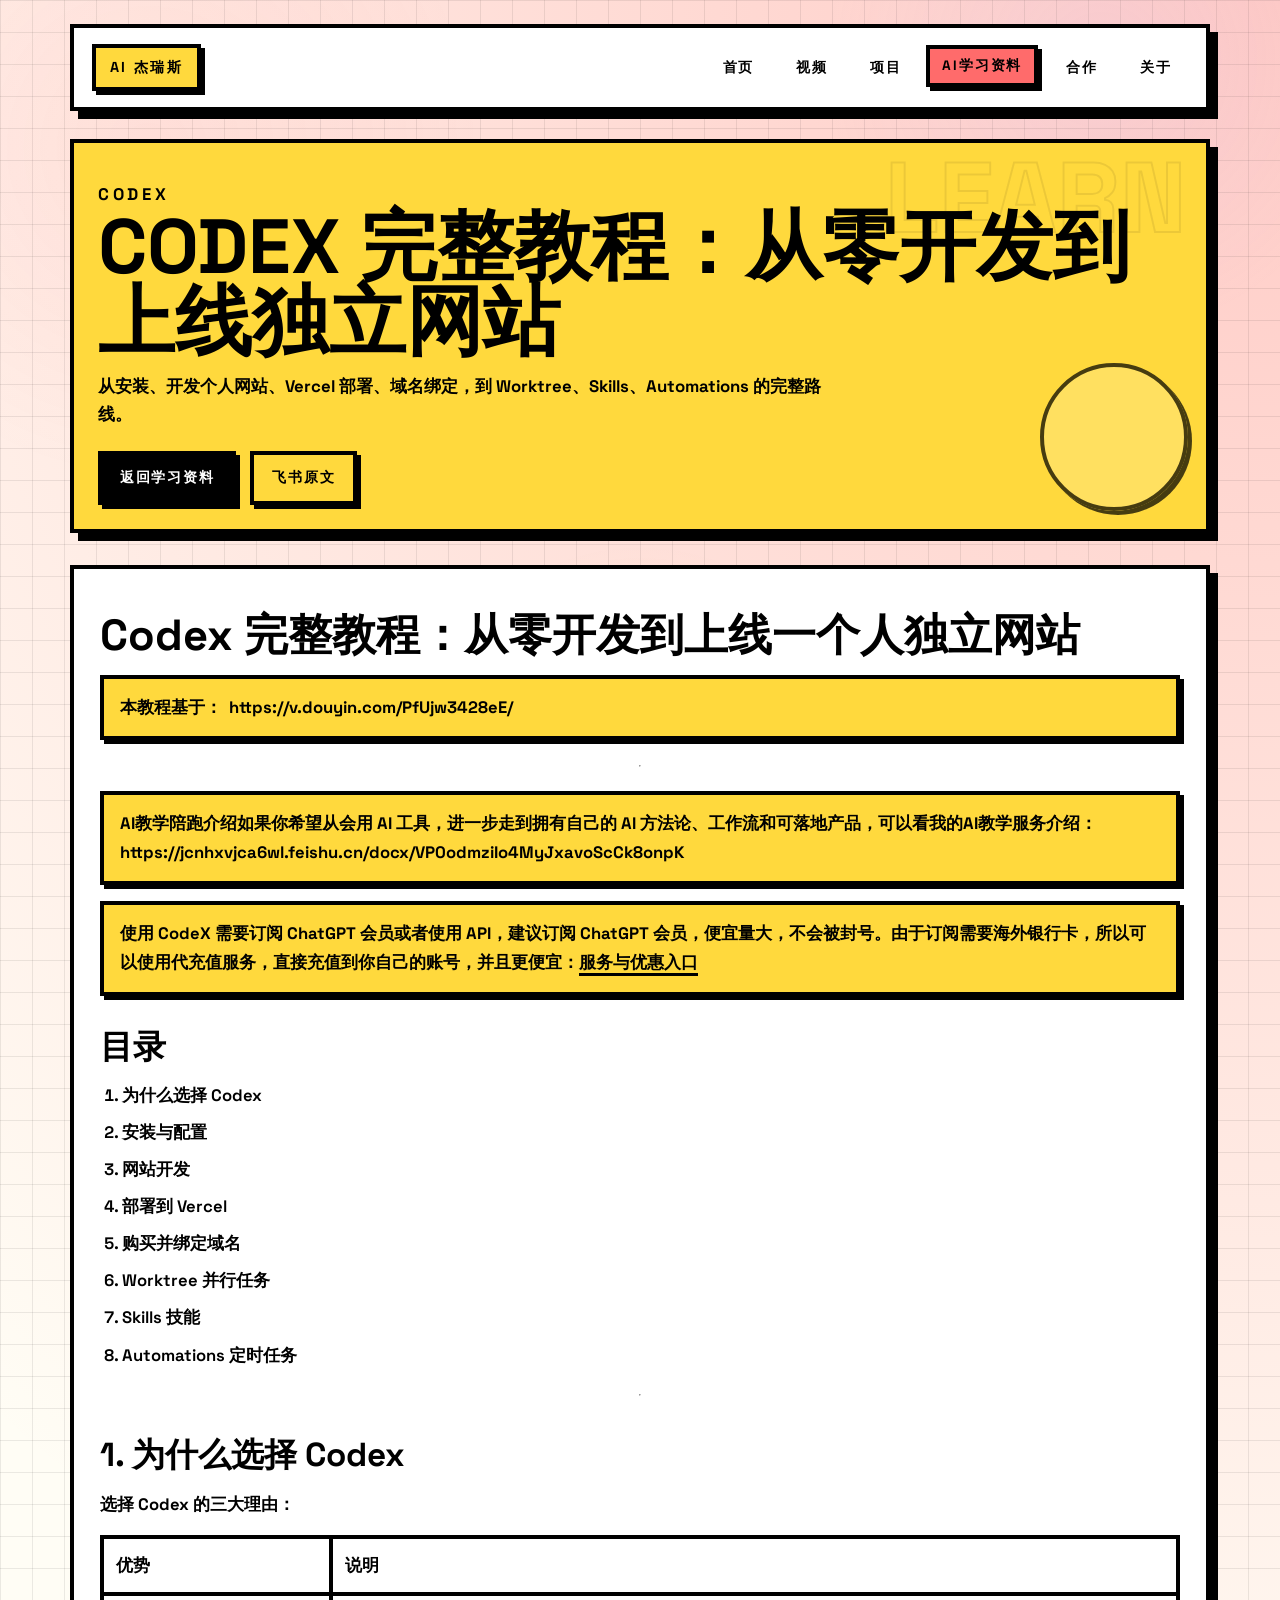
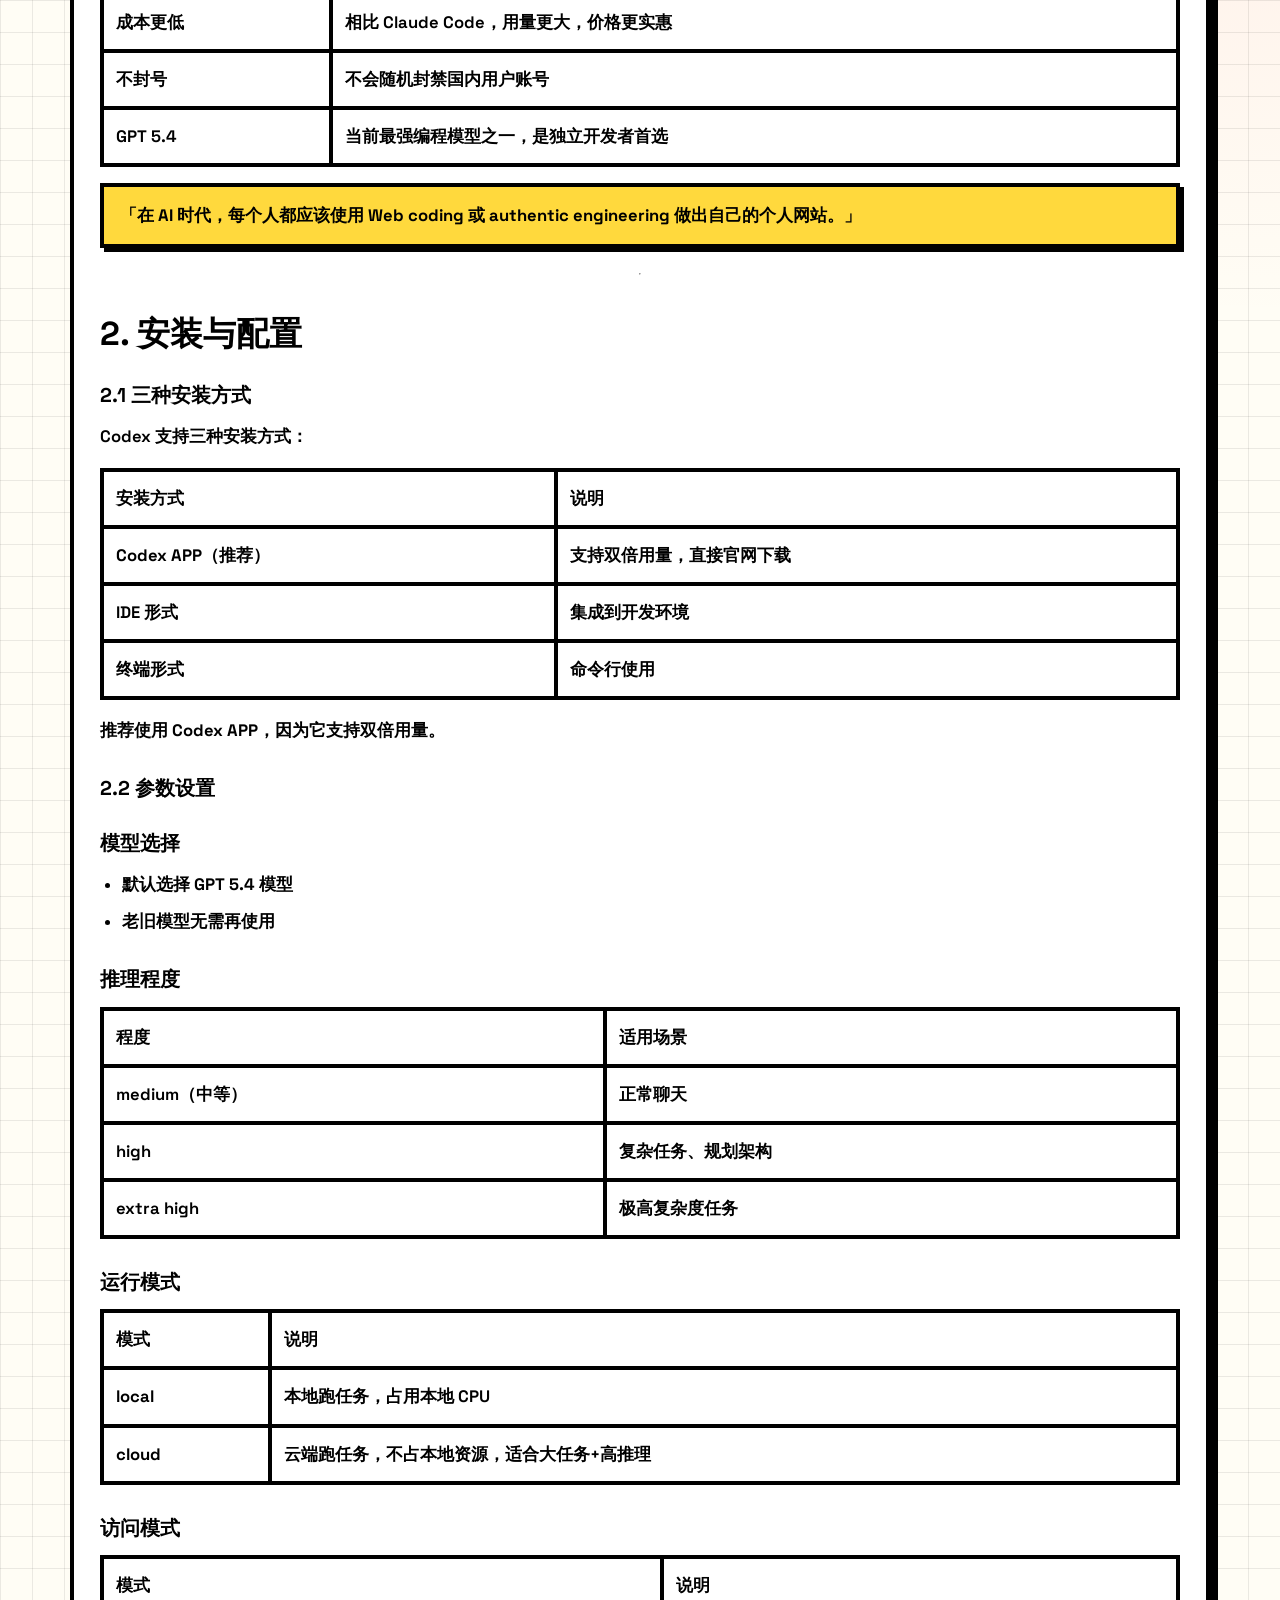
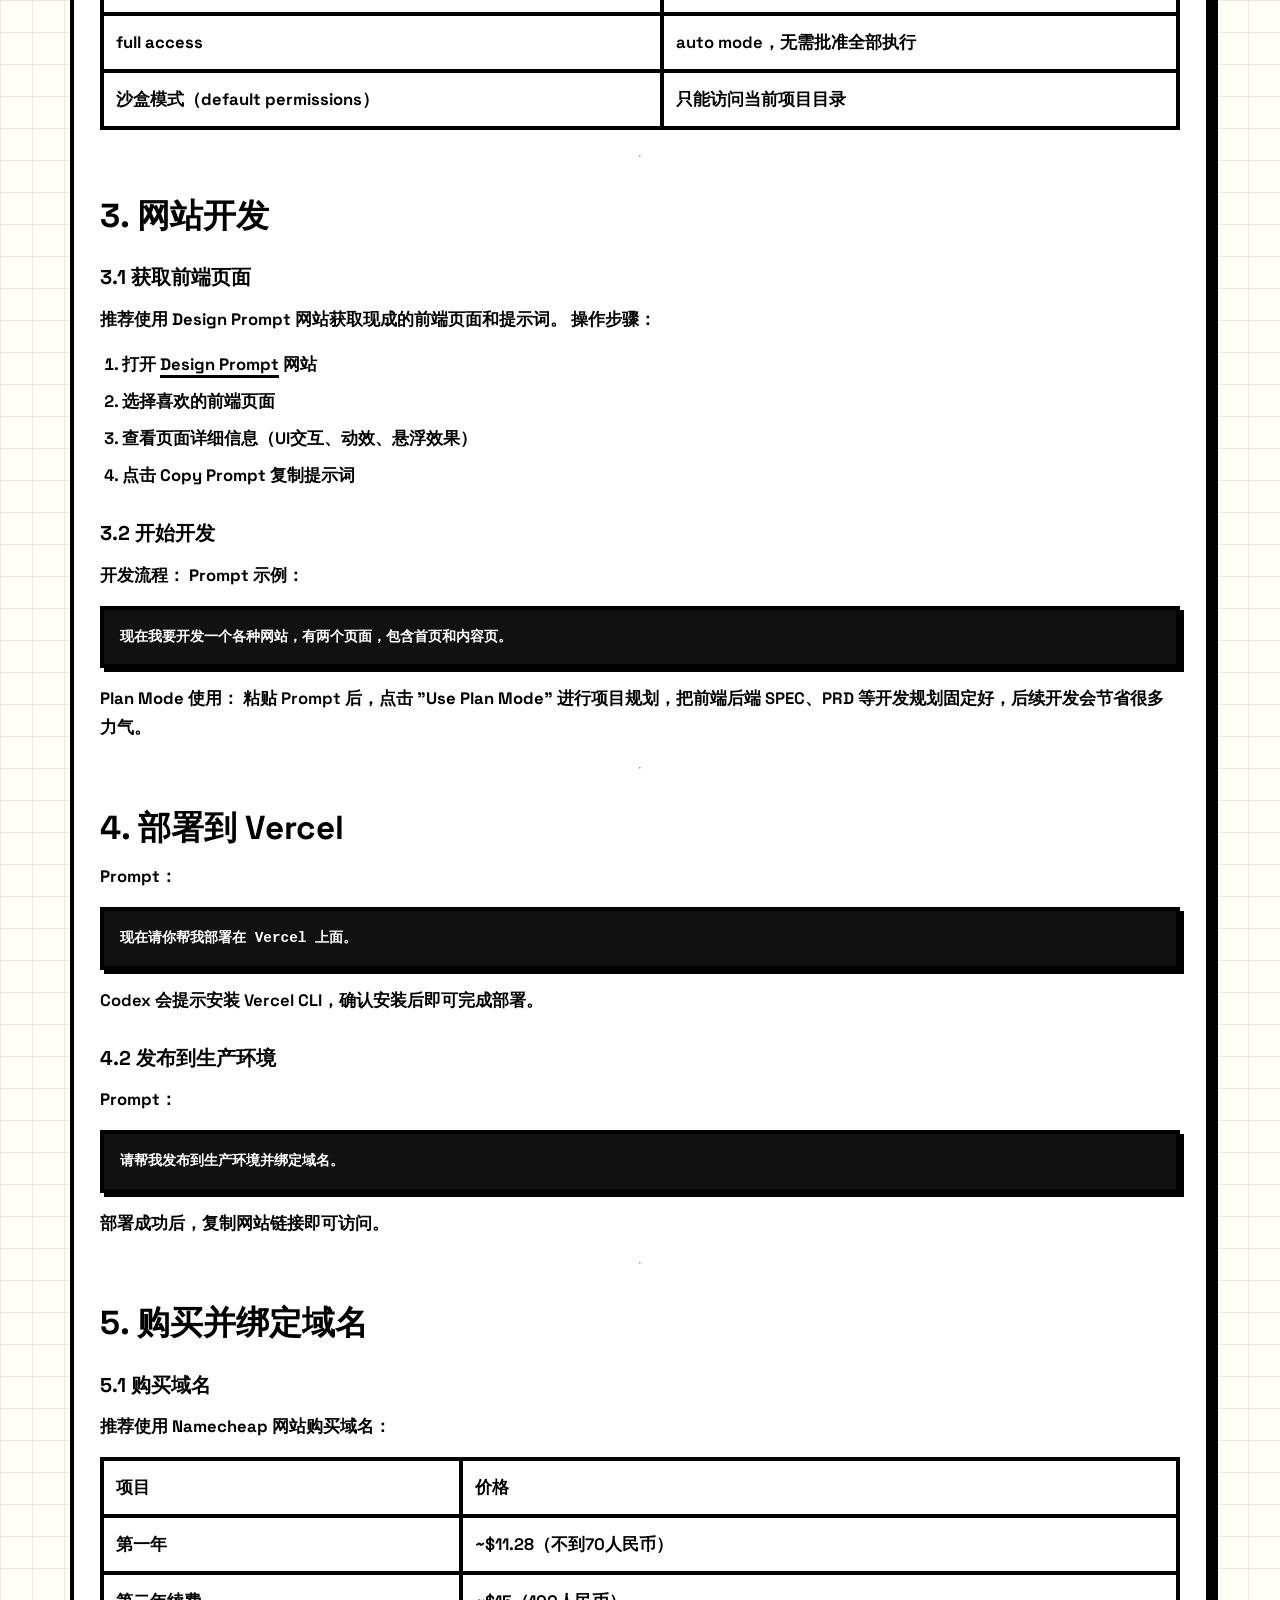
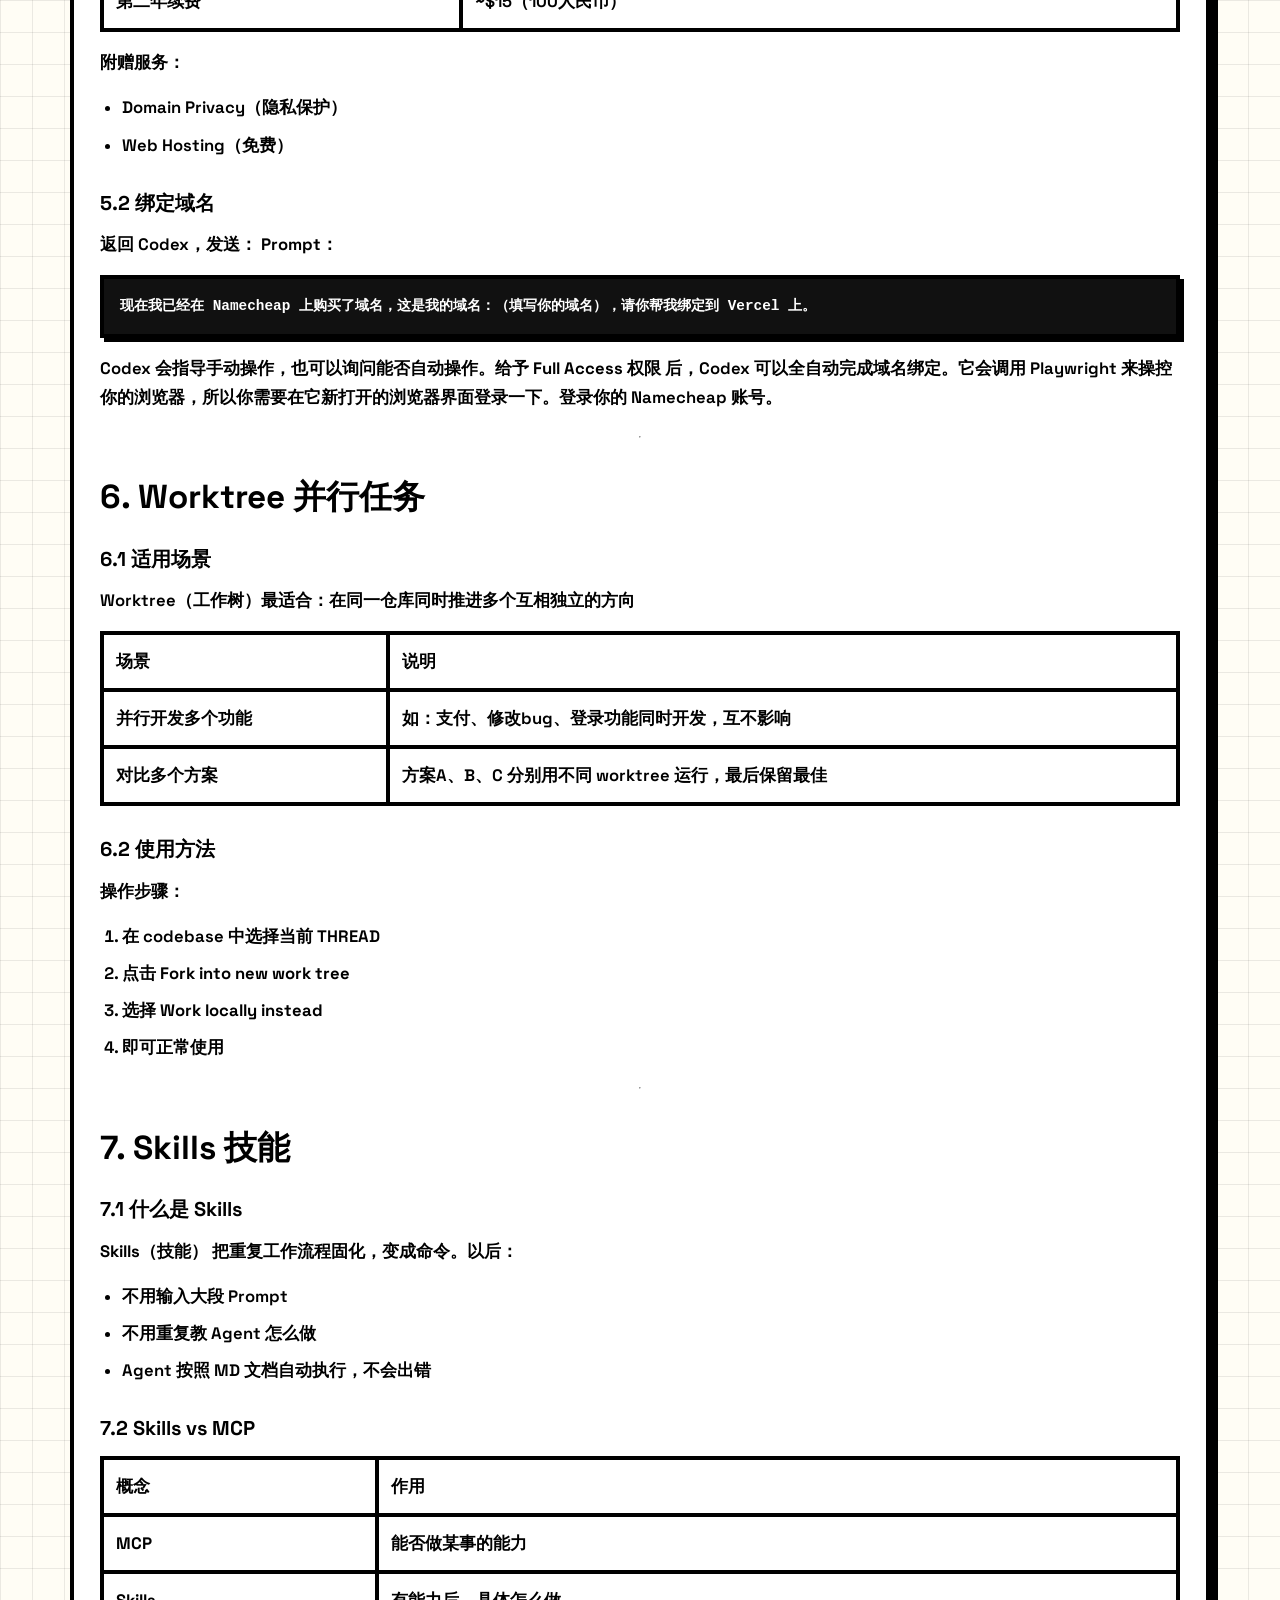
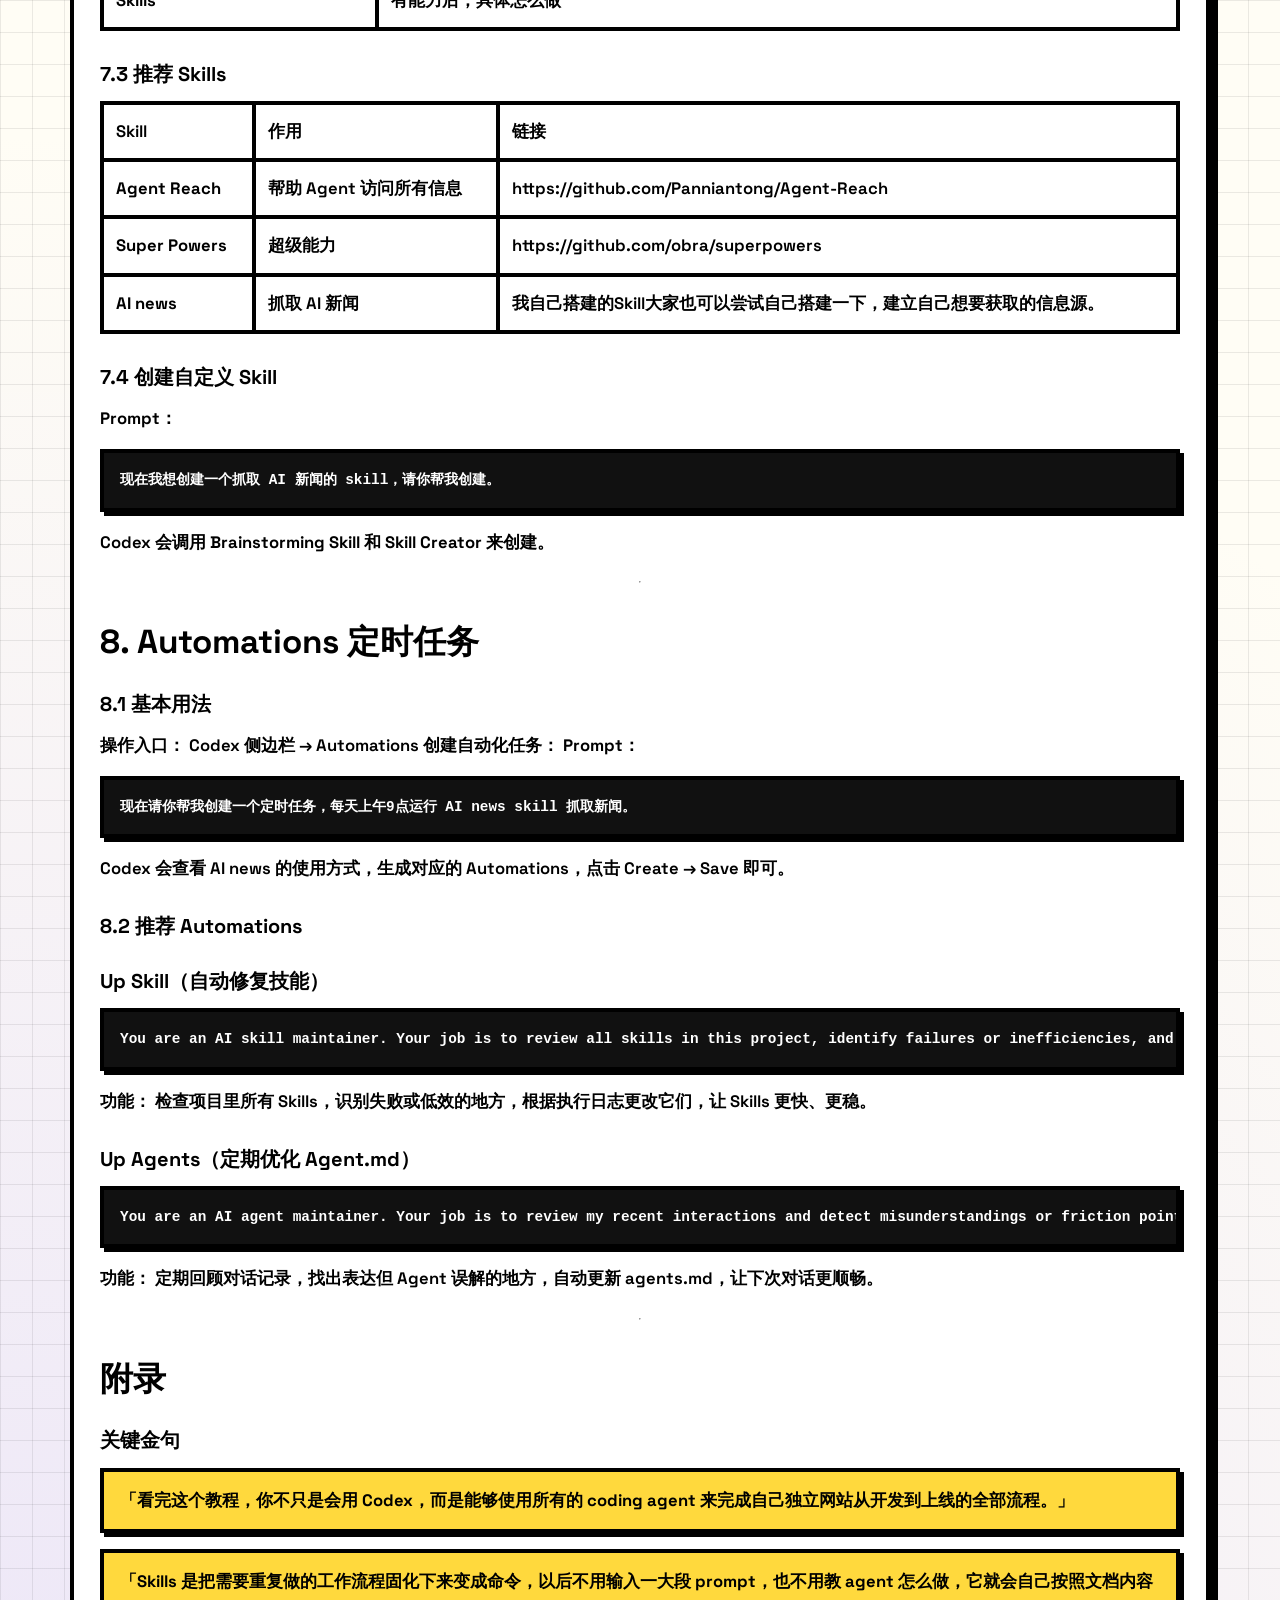
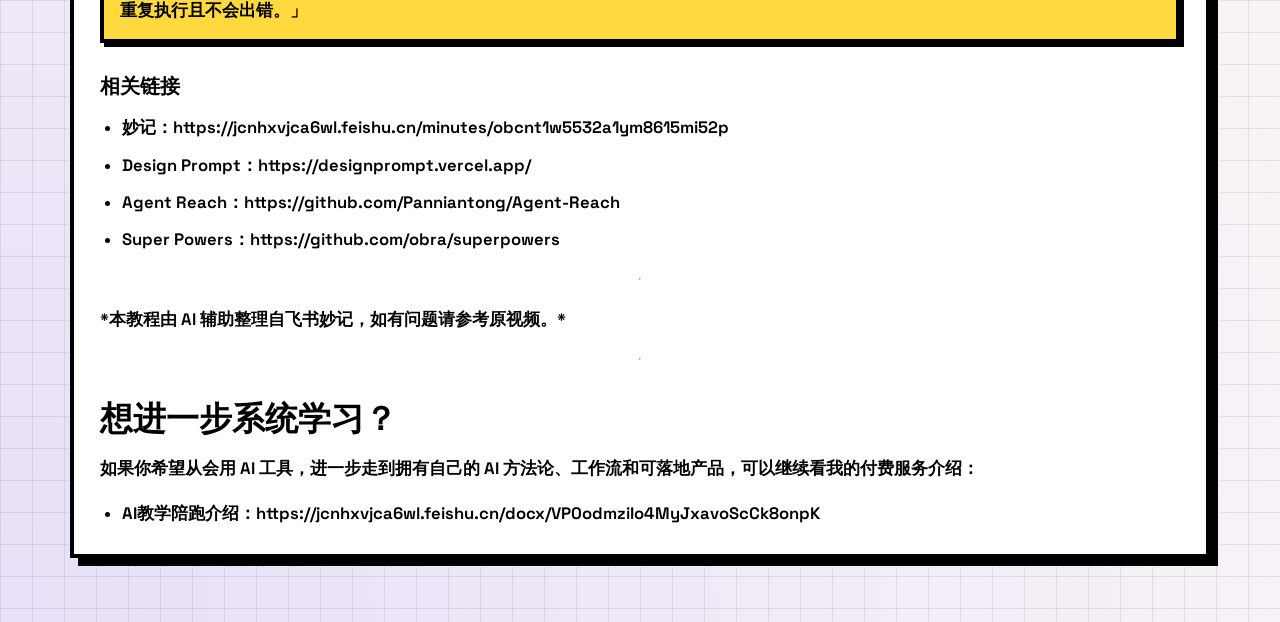
<file: learn-codex-site.html>
<!DOCTYPE html>
<html lang="zh-CN">
  <head>
    <meta charset="UTF-8" />
    <meta name="viewport" content="width=device-width, initial-scale=1.0" />
    <title>AI 杰瑞斯 | Codex 完整教程：从零开发到上线独立网站</title>
    <link rel="icon" href="data:image/svg+xml,%3Csvg xmlns='http://www.w3.org/2000/svg' viewBox='0 0 64 64'%3E%3Crect width='64' height='64' fill='%23FFD93D'/%3E%3Crect x='6' y='6' width='52' height='52' fill='none' stroke='%23000' stroke-width='6'/%3E%3Ctext x='32' y='41' text-anchor='middle' font-family='Arial' font-size='22' font-weight='700'%3EAI%3C/text%3E%3C/svg%3E" />
    <link rel="preconnect" href="https://fonts.googleapis.com" />
    <link rel="preconnect" href="https://fonts.gstatic.com" crossorigin />
    <link href="https://fonts.googleapis.com/css2?family=Space+Grotesk:wght@500;700;900&display=swap" rel="stylesheet" />
    <link rel="stylesheet" href="./assets/styles.css" />
  </head>
  <body data-page="learning-doc" data-doc-key="codex-site">
    <div class="page-shell">
      <header class="site-header" data-nav></header>
      <main class="page">
        <section class="page-intro panel panel-secondary" data-echo="LEARN">
          <p class="eyebrow" data-learning-doc-tag></p>
          <h1 data-learning-doc-title></h1>
          <p data-learning-doc-summary></p>
          <div class="button-row">
            <a class="neo-button neo-button--black" href="./learning.html">返回学习资料</a>
            <a class="neo-button" href="https://jcnhxvjca6wl.feishu.cn/wiki/CE56wMETMiz0Fdk9hcccVcZRnAh" target="_blank" rel="noreferrer">飞书原文</a>
          </div>
        </section>
        <section class="section-block article-shell">
          <article class="article-content" data-learning-article></article>
        </section>
      </main>
    </div>
    <script type="module" src="./assets/app.js?v=20260429f"></script>
  </body>
</html>
</file>
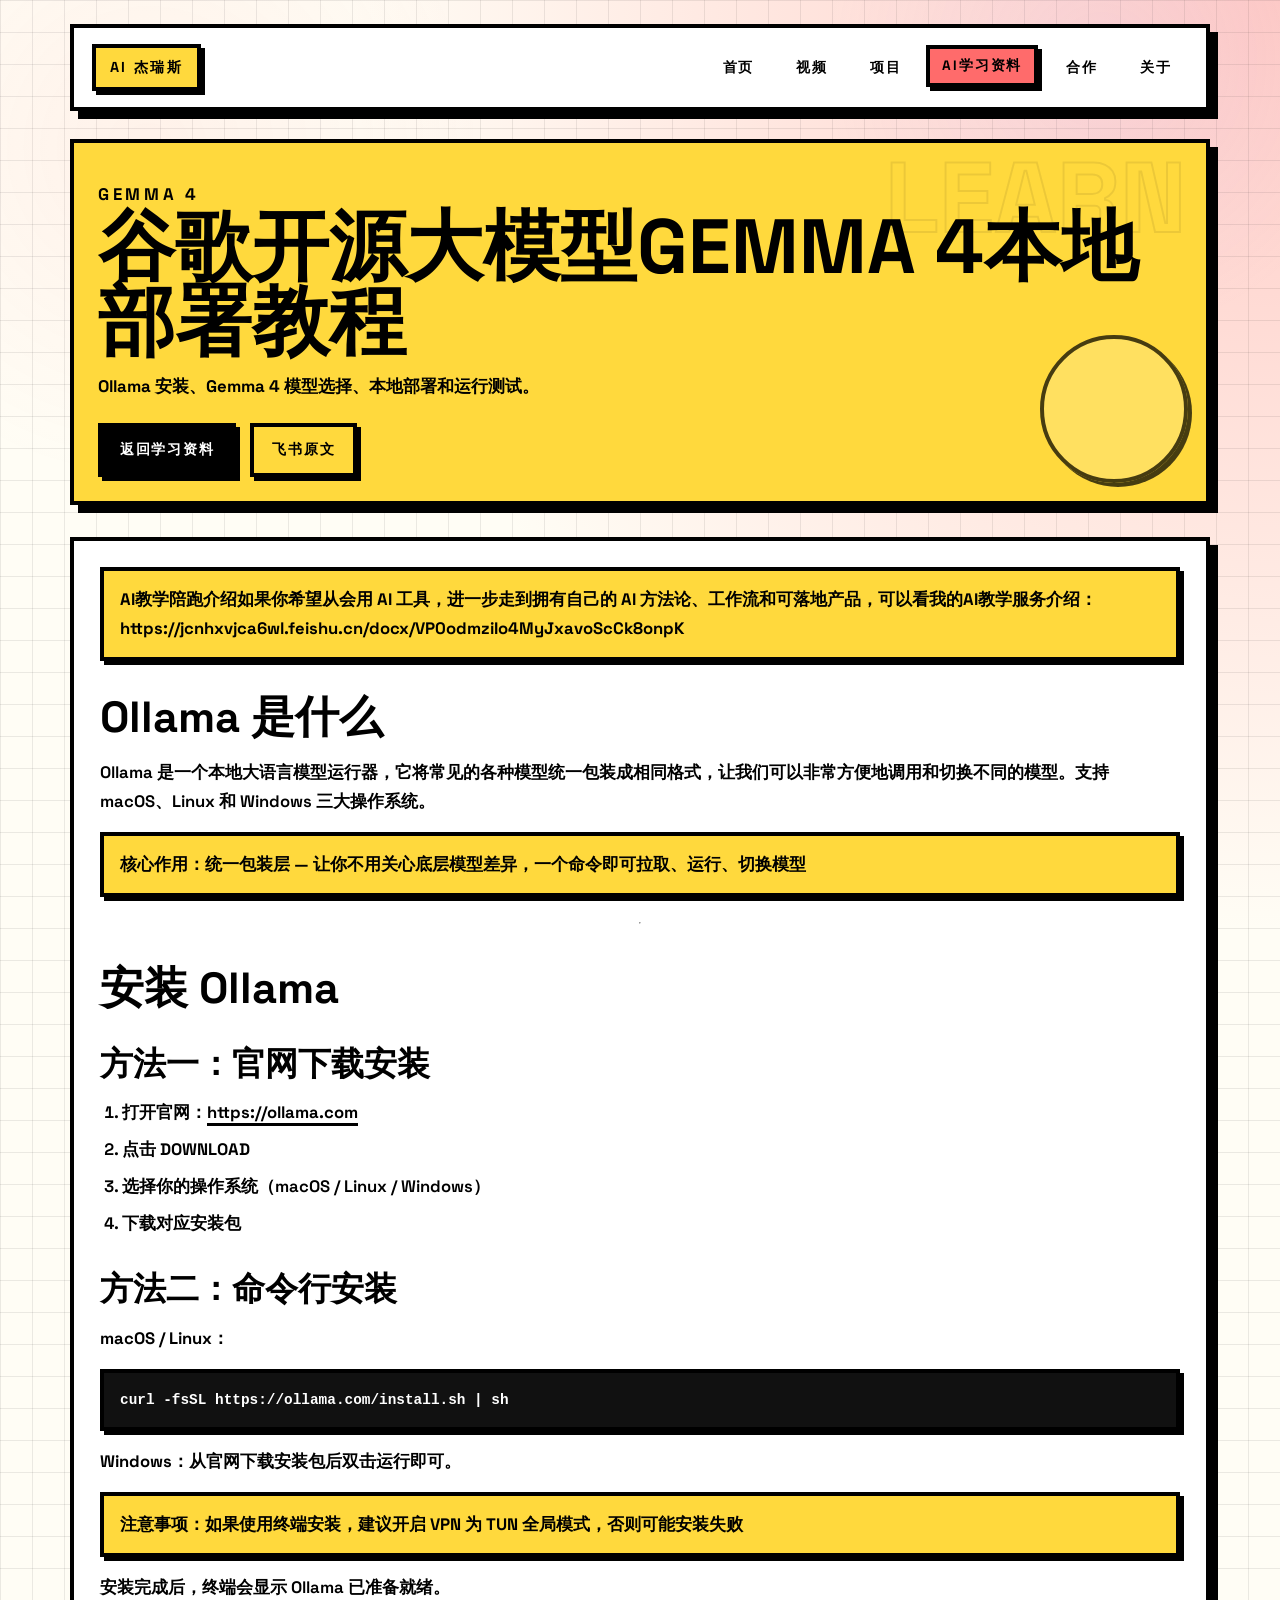
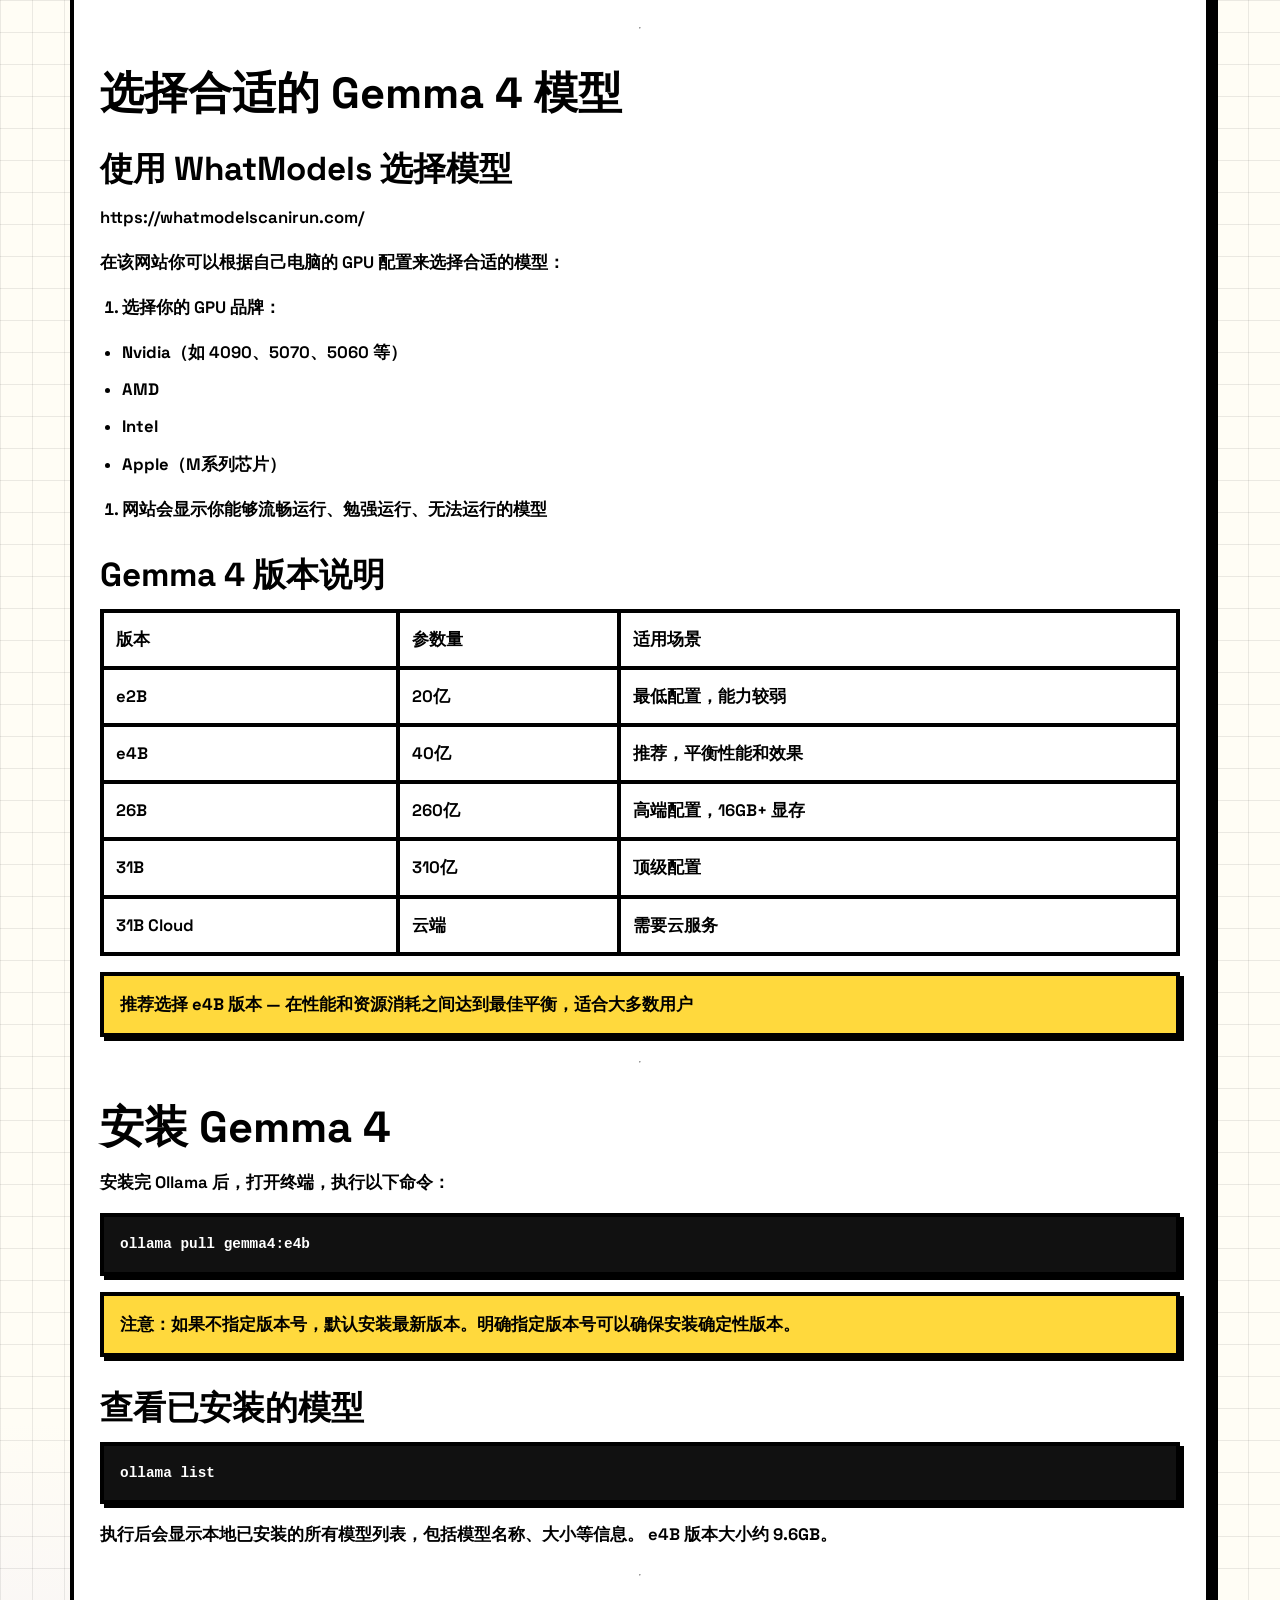
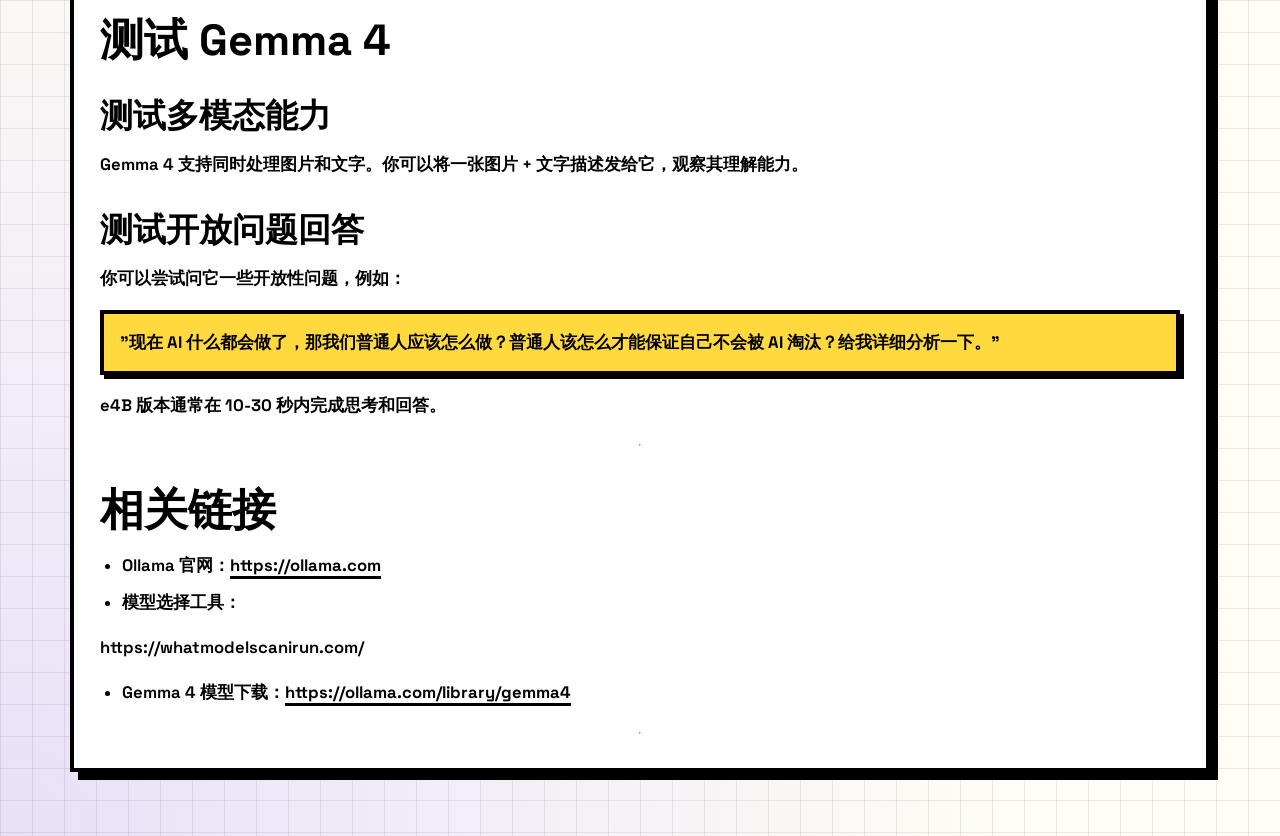
<file: learn-gemma4-local.html>
<!DOCTYPE html>
<html lang="zh-CN">
  <head>
    <meta charset="UTF-8" />
    <meta name="viewport" content="width=device-width, initial-scale=1.0" />
    <title>AI 杰瑞斯 | 谷歌开源大模型GEMMA 4本地部署教程</title>
    <link rel="icon" href="data:image/svg+xml,%3Csvg xmlns='http://www.w3.org/2000/svg' viewBox='0 0 64 64'%3E%3Crect width='64' height='64' fill='%23FFD93D'/%3E%3Crect x='6' y='6' width='52' height='52' fill='none' stroke='%23000' stroke-width='6'/%3E%3Ctext x='32' y='41' text-anchor='middle' font-family='Arial' font-size='22' font-weight='700'%3EAI%3C/text%3E%3C/svg%3E" />
    <link rel="preconnect" href="https://fonts.googleapis.com" />
    <link rel="preconnect" href="https://fonts.gstatic.com" crossorigin />
    <link href="https://fonts.googleapis.com/css2?family=Space+Grotesk:wght@500;700;900&display=swap" rel="stylesheet" />
    <link rel="stylesheet" href="./assets/styles.css" />
  </head>
  <body data-page="learning-doc" data-doc-key="gemma4-local">
    <div class="page-shell">
      <header class="site-header" data-nav></header>
      <main class="page">
        <section class="page-intro panel panel-secondary" data-echo="LEARN">
          <p class="eyebrow" data-learning-doc-tag></p>
          <h1 data-learning-doc-title></h1>
          <p data-learning-doc-summary></p>
          <div class="button-row">
            <a class="neo-button neo-button--black" href="./learning.html">返回学习资料</a>
            <a class="neo-button" href="https://www.feishu.cn/wiki/U1YmwPlj8ilCsdkQV0wczmWXnif" target="_blank" rel="noreferrer">飞书原文</a>
          </div>
        </section>
        <section class="section-block article-shell">
          <article class="article-content" data-learning-article></article>
        </section>
      </main>
    </div>
    <script type="module" src="./assets/app.js?v=20260429f"></script>
  </body>
</html>
</file>
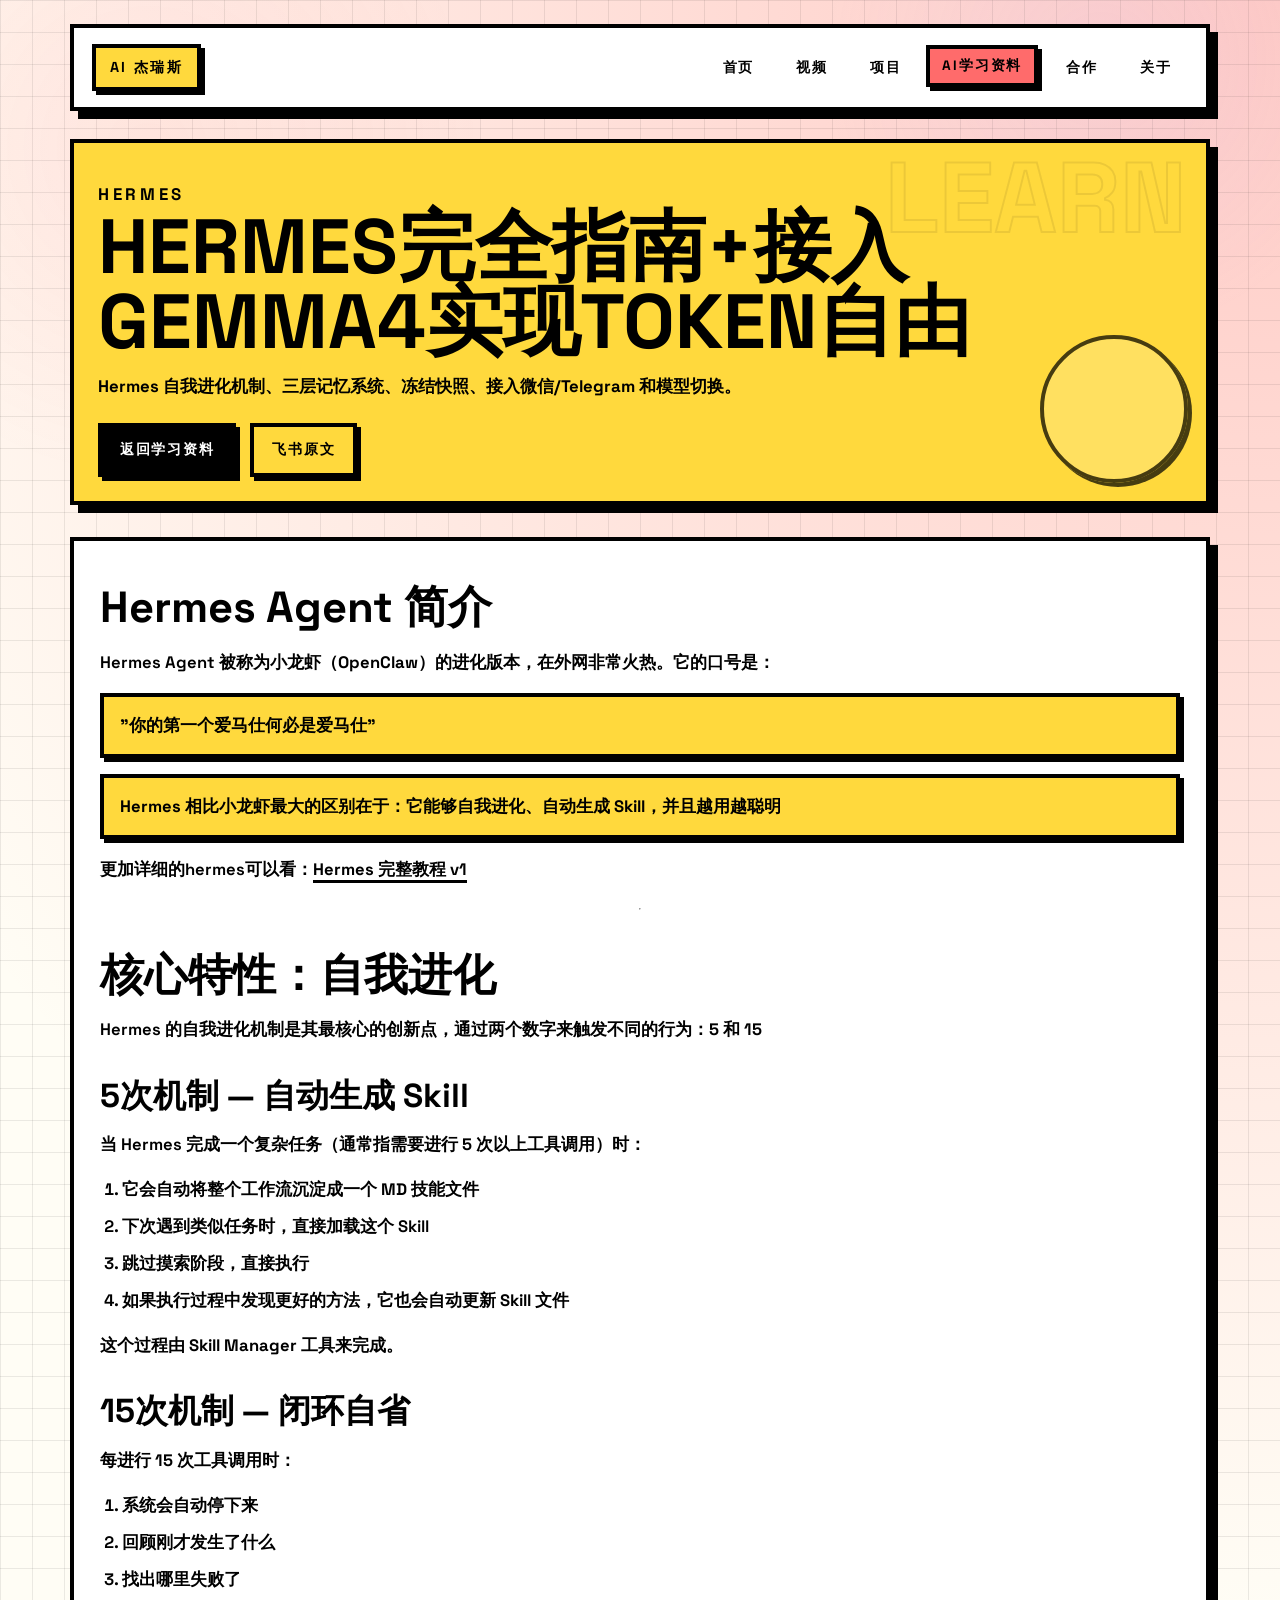
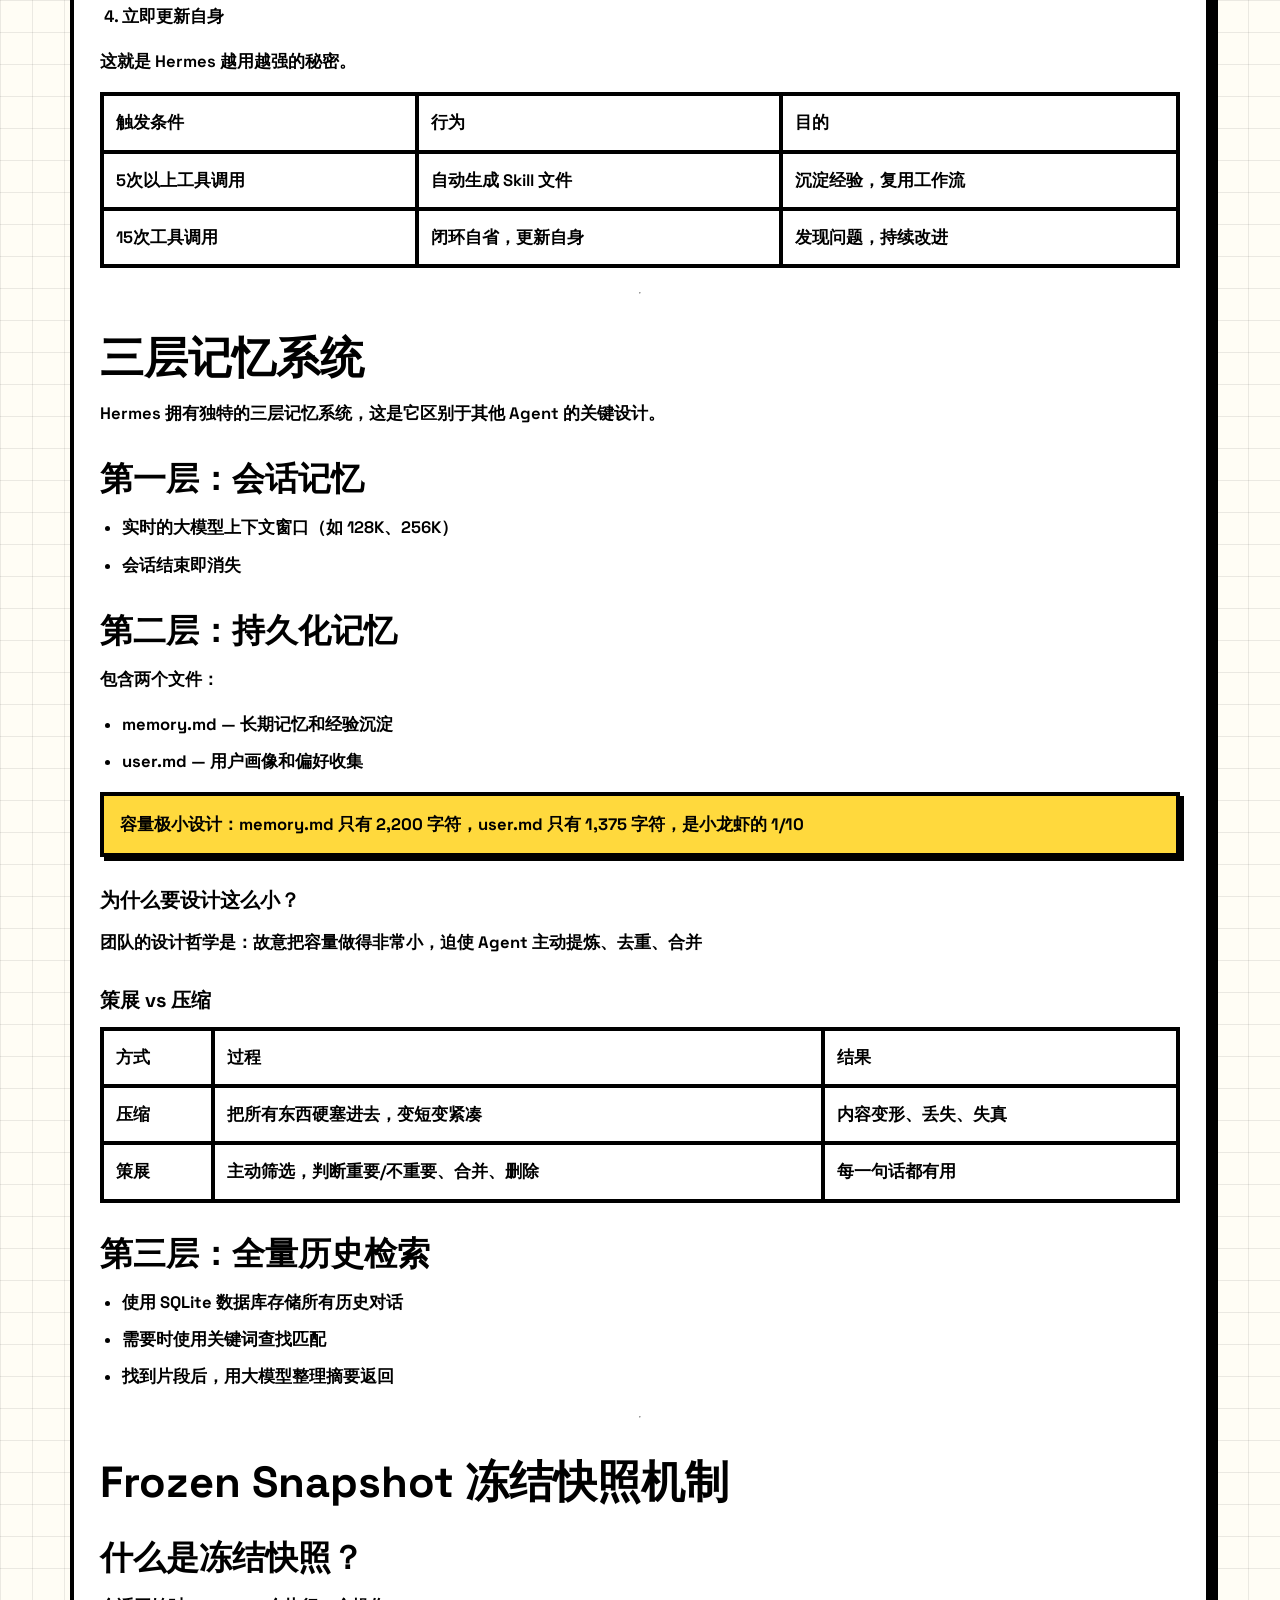
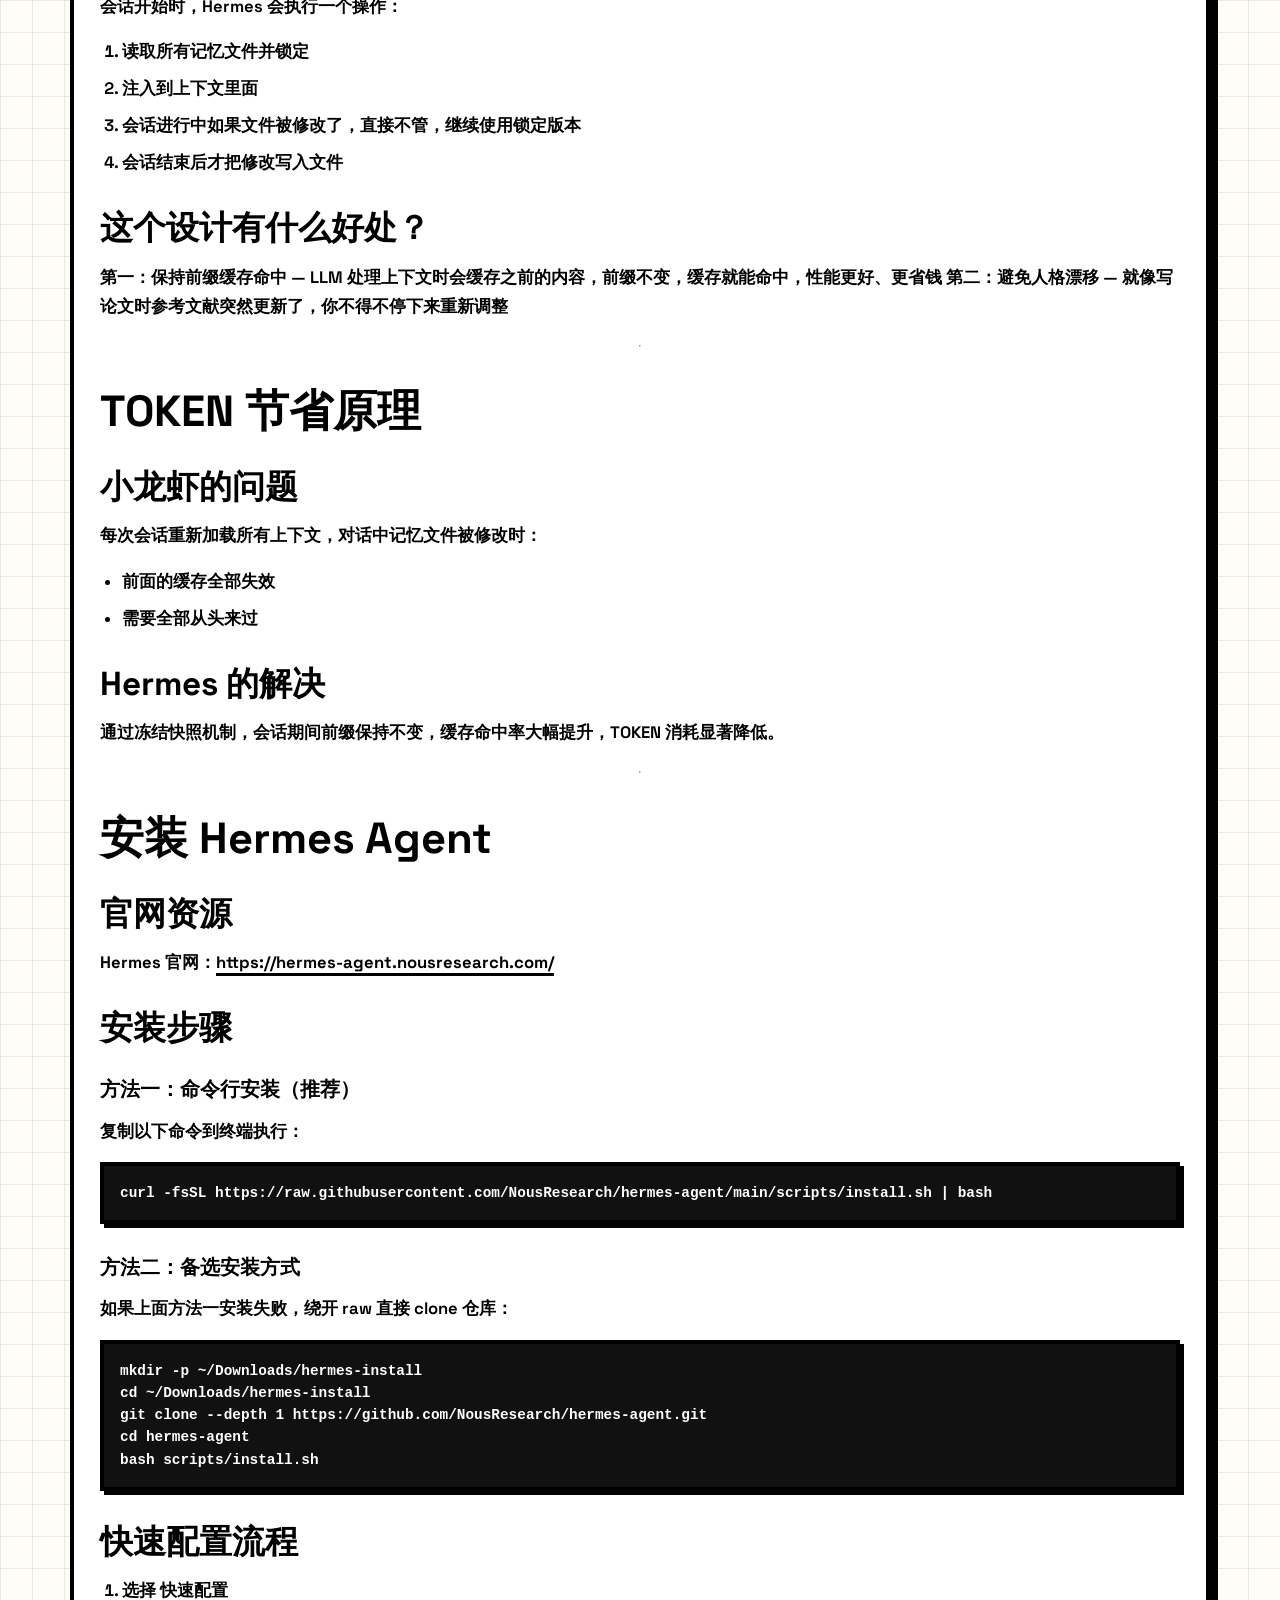
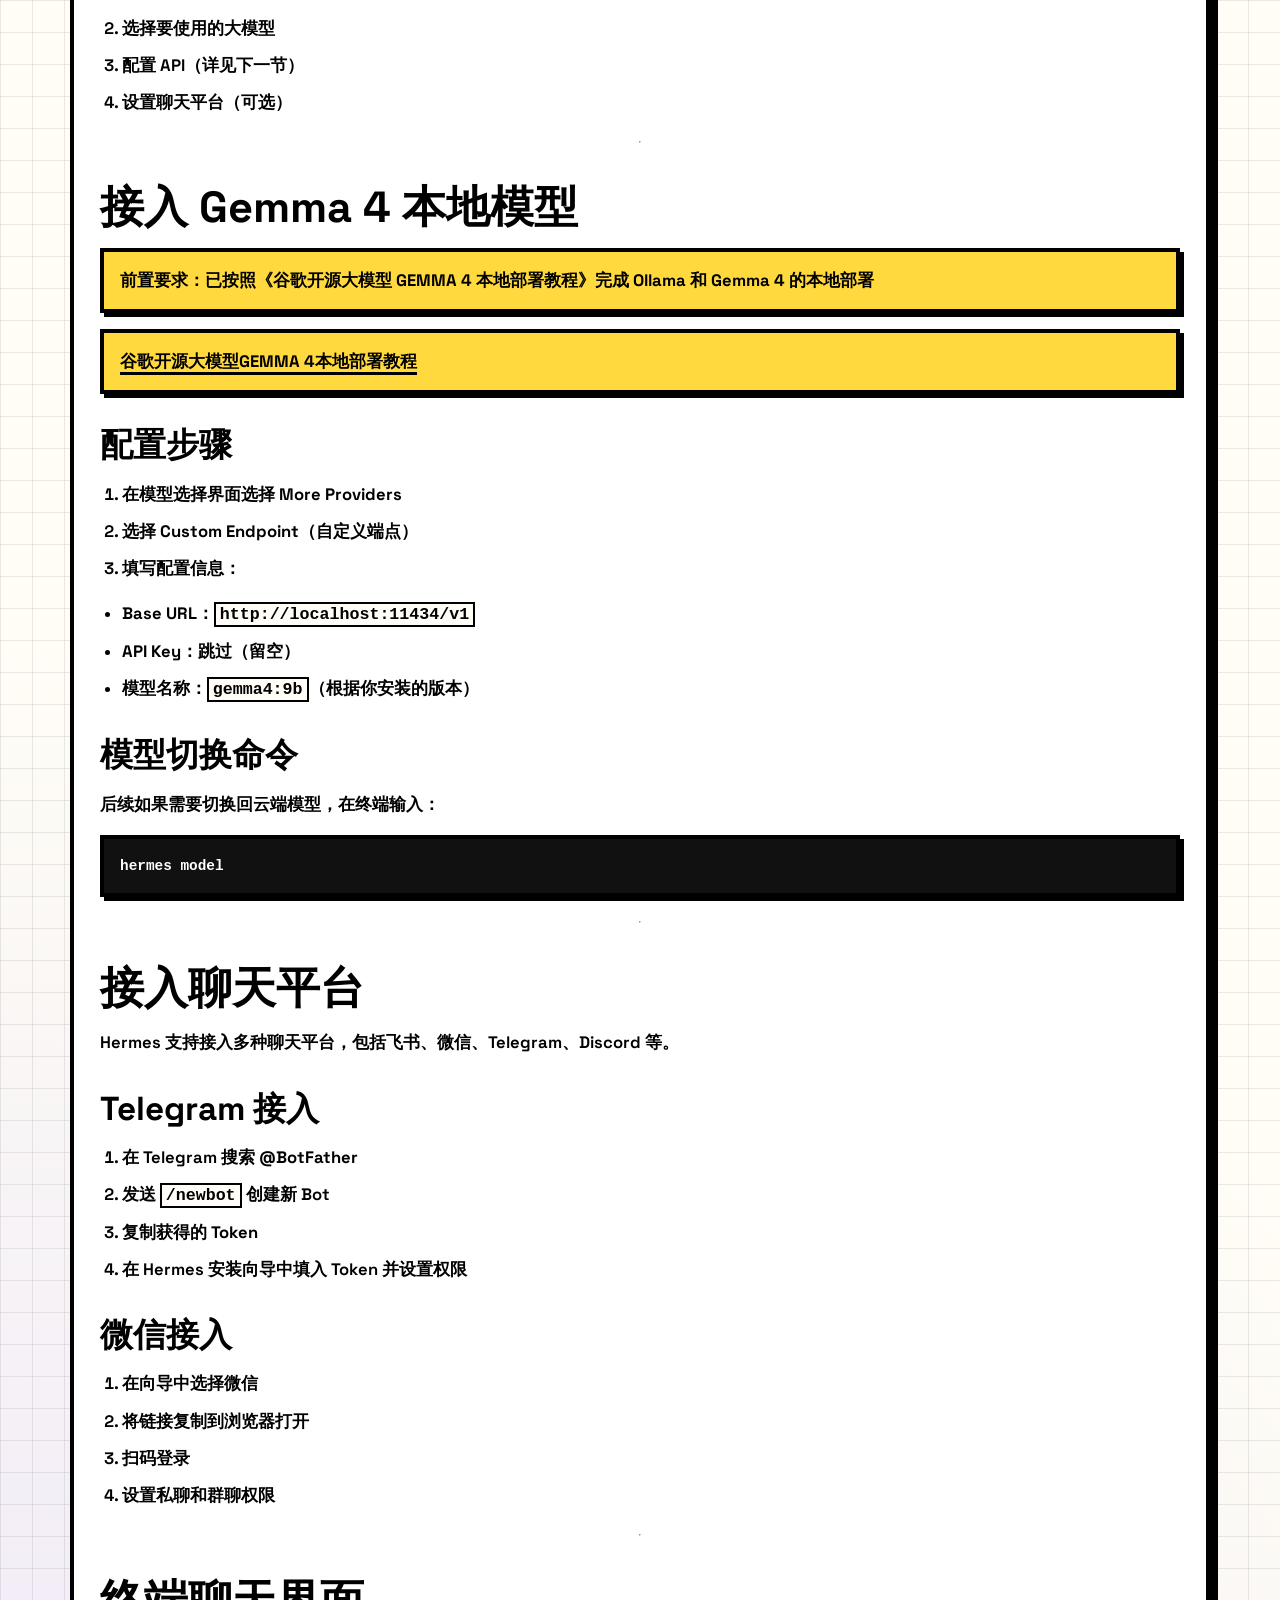
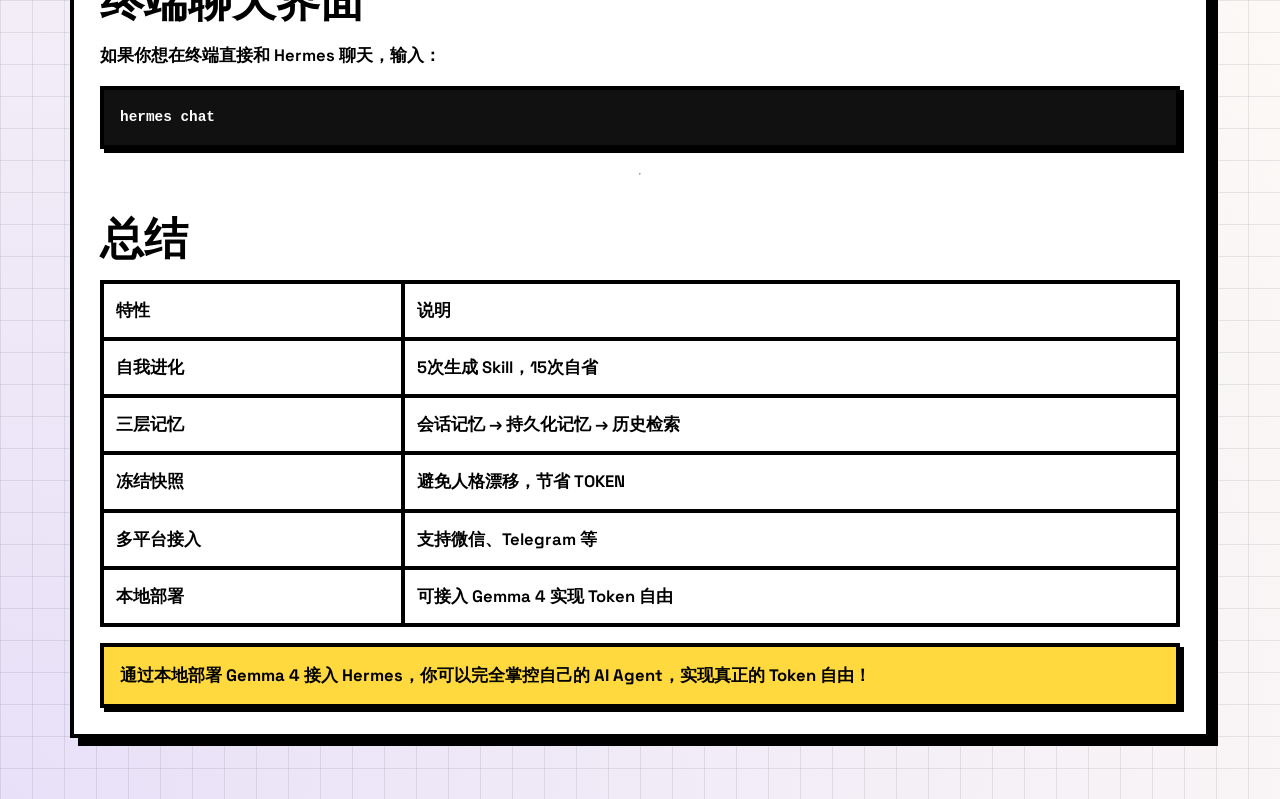
<file: learn-hermes-gemma4.html>
<!DOCTYPE html>
<html lang="zh-CN">
  <head>
    <meta charset="UTF-8" />
    <meta name="viewport" content="width=device-width, initial-scale=1.0" />
    <title>AI 杰瑞斯 | Hermes完全指南+接入GEMMA4实现token自由</title>
    <link rel="icon" href="data:image/svg+xml,%3Csvg xmlns='http://www.w3.org/2000/svg' viewBox='0 0 64 64'%3E%3Crect width='64' height='64' fill='%23FFD93D'/%3E%3Crect x='6' y='6' width='52' height='52' fill='none' stroke='%23000' stroke-width='6'/%3E%3Ctext x='32' y='41' text-anchor='middle' font-family='Arial' font-size='22' font-weight='700'%3EAI%3C/text%3E%3C/svg%3E" />
    <link rel="preconnect" href="https://fonts.googleapis.com" />
    <link rel="preconnect" href="https://fonts.gstatic.com" crossorigin />
    <link href="https://fonts.googleapis.com/css2?family=Space+Grotesk:wght@500;700;900&display=swap" rel="stylesheet" />
    <link rel="stylesheet" href="./assets/styles.css" />
  </head>
  <body data-page="learning-doc" data-doc-key="hermes-gemma4">
    <div class="page-shell">
      <header class="site-header" data-nav></header>
      <main class="page">
        <section class="page-intro panel panel-secondary" data-echo="LEARN">
          <p class="eyebrow" data-learning-doc-tag></p>
          <h1 data-learning-doc-title></h1>
          <p data-learning-doc-summary></p>
          <div class="button-row">
            <a class="neo-button neo-button--black" href="./learning.html">返回学习资料</a>
            <a class="neo-button" href="https://www.feishu.cn/wiki/VgfhwsjrciBnGwk8kXXcVRDhngd" target="_blank" rel="noreferrer">飞书原文</a>
          </div>
        </section>
        <section class="section-block article-shell">
          <article class="article-content" data-learning-article></article>
        </section>
      </main>
    </div>
    <script type="module" src="./assets/app.js?v=20260429f"></script>
  </body>
</html>
</file>
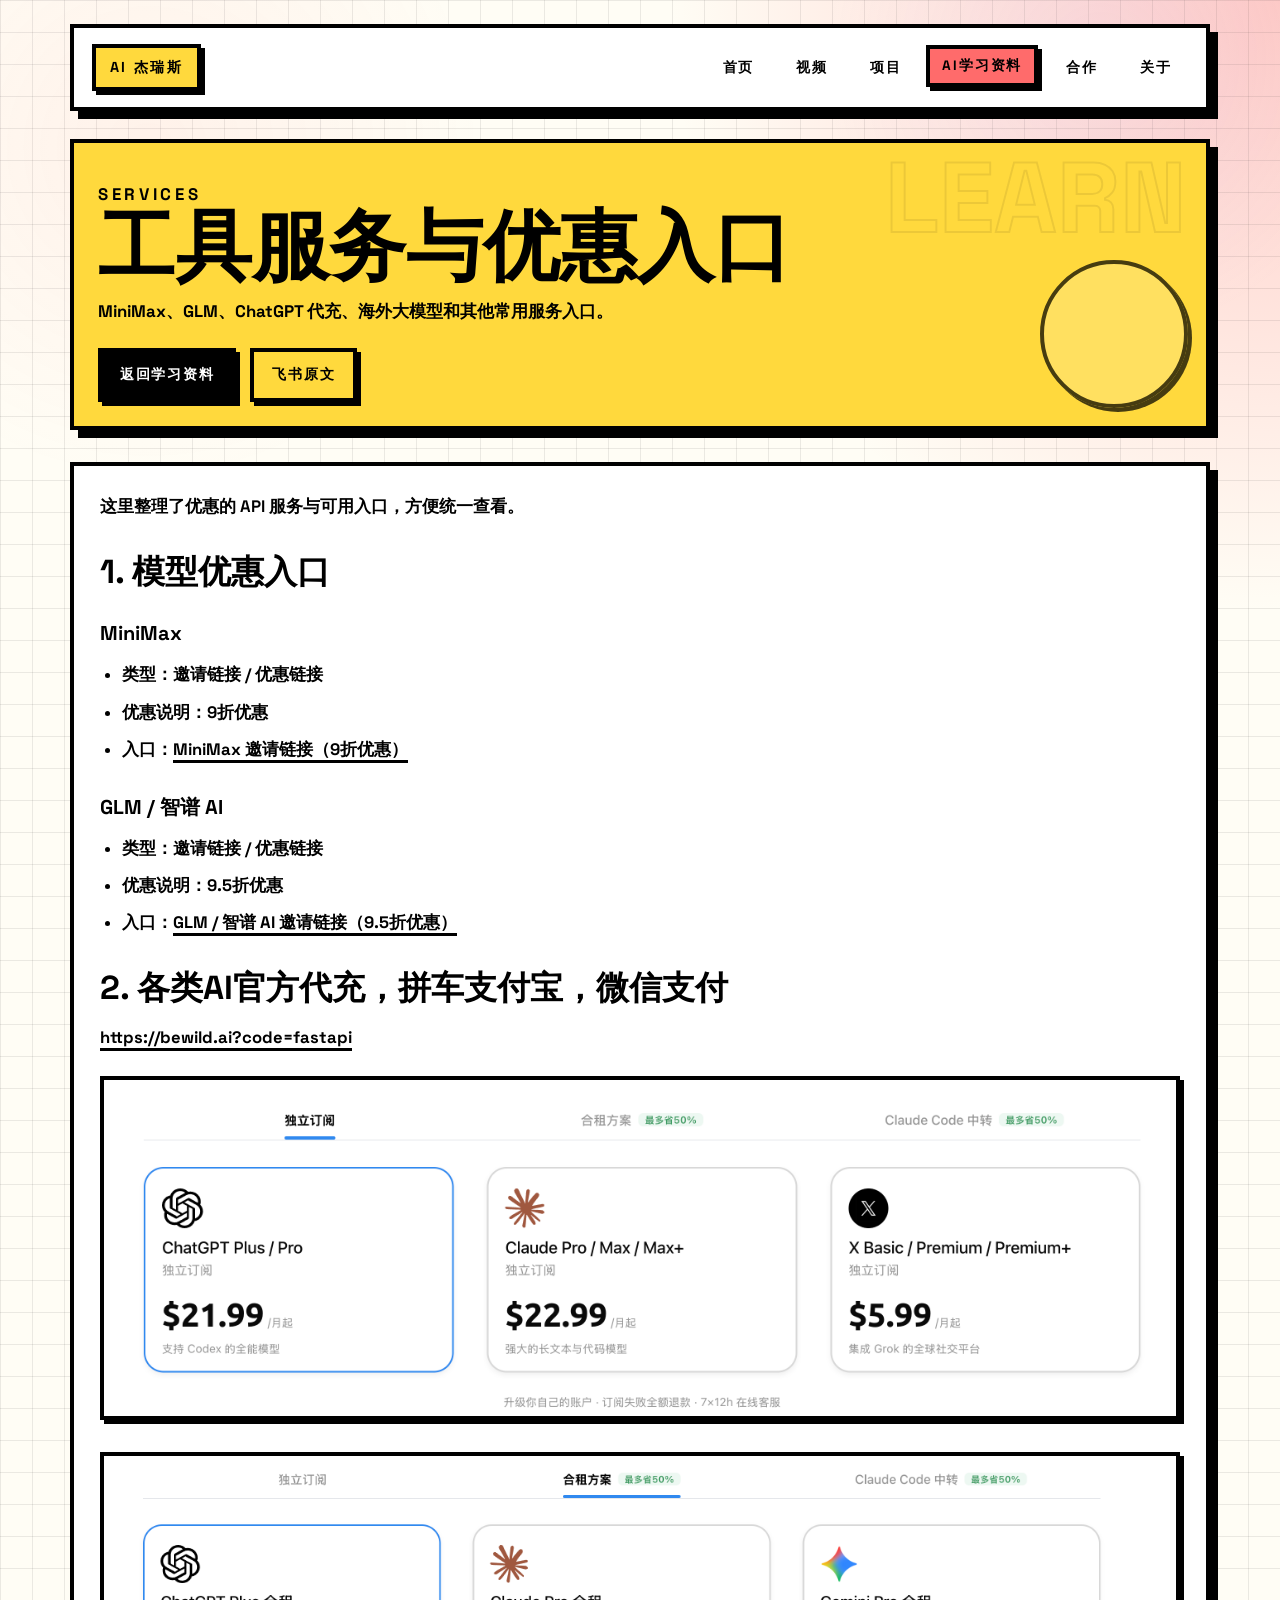
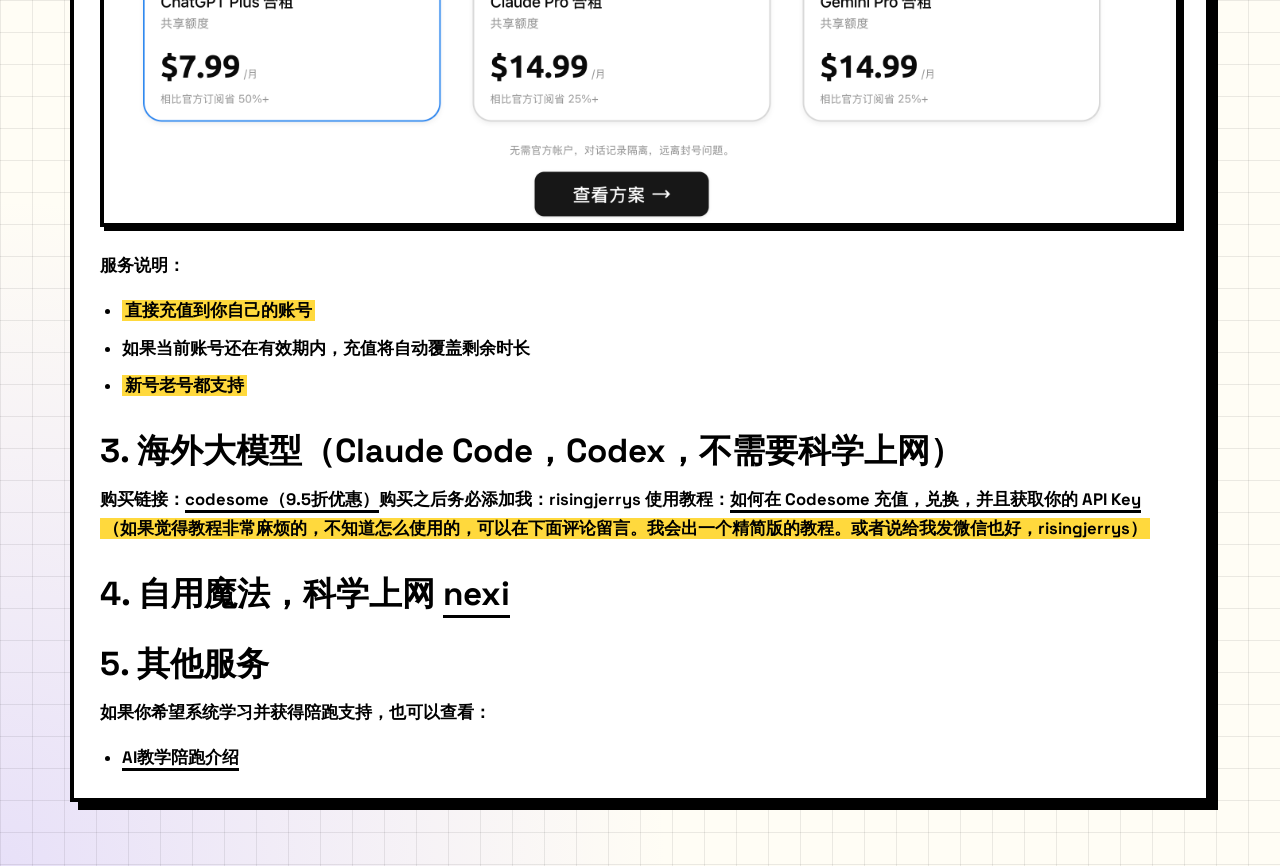
<file: learn-service-offers.html>
<!DOCTYPE html>
<html lang="zh-CN">
  <head>
    <meta charset="UTF-8" />
    <meta name="viewport" content="width=device-width, initial-scale=1.0" />
    <title>AI 杰瑞斯 | 工具服务与优惠入口</title>
    <link rel="icon" href="data:image/svg+xml,%3Csvg xmlns='http://www.w3.org/2000/svg' viewBox='0 0 64 64'%3E%3Crect width='64' height='64' fill='%23FFD93D'/%3E%3Crect x='6' y='6' width='52' height='52' fill='none' stroke='%23000' stroke-width='6'/%3E%3Ctext x='32' y='41' text-anchor='middle' font-family='Arial' font-size='22' font-weight='700'%3EAI%3C/text%3E%3C/svg%3E" />
    <link rel="preconnect" href="https://fonts.googleapis.com" />
    <link rel="preconnect" href="https://fonts.gstatic.com" crossorigin />
    <link href="https://fonts.googleapis.com/css2?family=Space+Grotesk:wght@500;700;900&display=swap" rel="stylesheet" />
    <link rel="stylesheet" href="./assets/styles.css" />
  </head>
  <body data-page="learning-doc" data-doc-key="service-offers">
    <div class="page-shell">
      <header class="site-header" data-nav></header>
      <main class="page">
        <section class="page-intro panel panel-secondary" data-echo="LEARN">
          <p class="eyebrow" data-learning-doc-tag></p>
          <h1 data-learning-doc-title></h1>
          <p data-learning-doc-summary></p>
          <div class="button-row">
            <a class="neo-button neo-button--black" href="./learning.html">返回学习资料</a>
            <a class="neo-button" href="https://www.feishu.cn/wiki/XRJUwf434iO9M4ky6pVcnmmInPf" target="_blank" rel="noreferrer">飞书原文</a>
          </div>
        </section>
        <section class="section-block article-shell">
          <article class="article-content" data-learning-article></article>
        </section>
      </main>
    </div>
    <script type="module" src="./assets/app.js?v=20260429f"></script>
  </body>
</html>
</file>
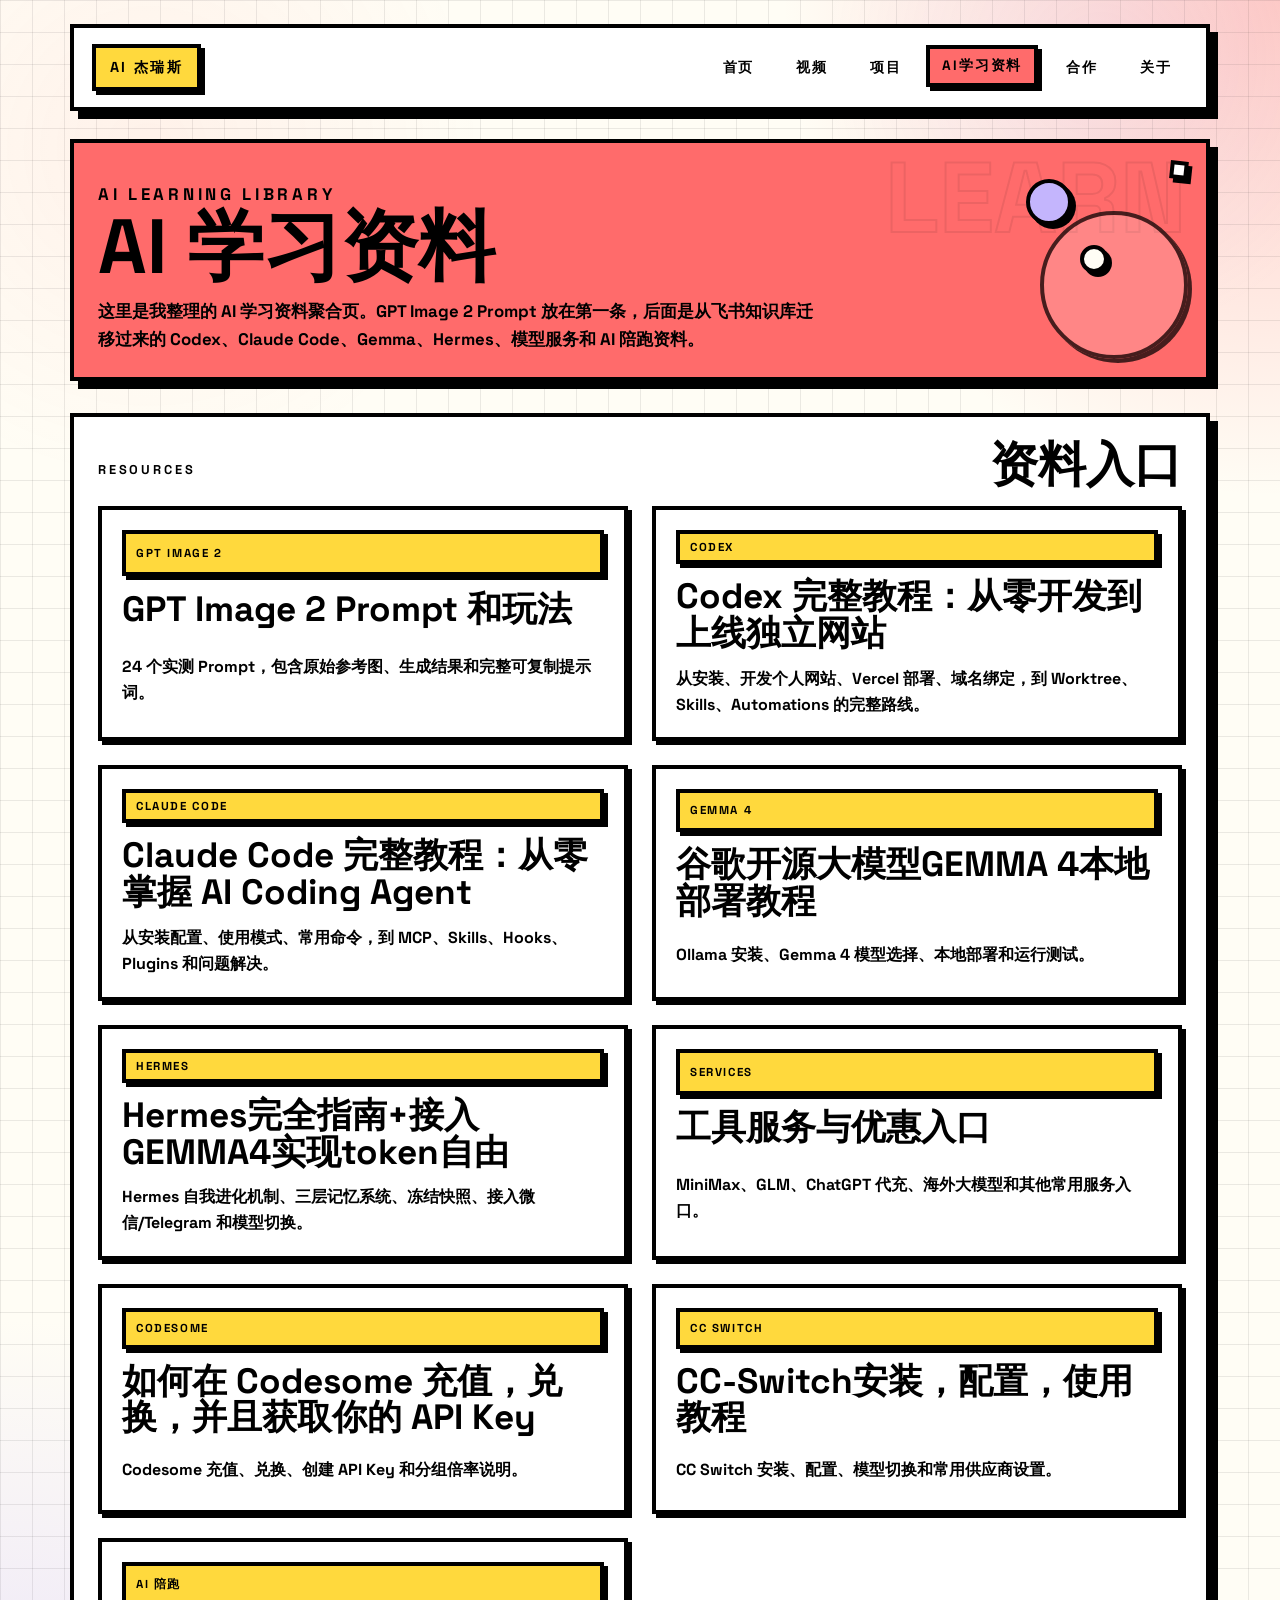
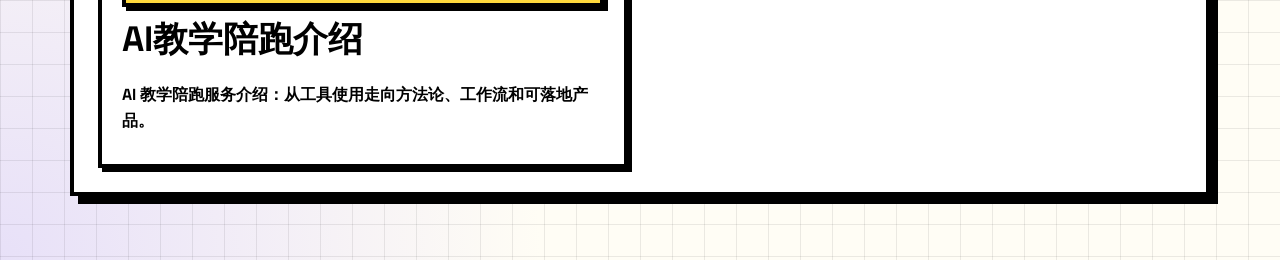
<file: learning.html>
<!DOCTYPE html>
<html lang="zh-CN">
  <head>
    <meta charset="UTF-8" />
    <meta name="viewport" content="width=device-width, initial-scale=1.0" />
    <title>AI 杰瑞斯 | AI 学习资料</title>
    <link
      rel="icon"
      href="data:image/svg+xml,%3Csvg xmlns='http://www.w3.org/2000/svg' viewBox='0 0 64 64'%3E%3Crect width='64' height='64' fill='%23FFD93D'/%3E%3Crect x='6' y='6' width='52' height='52' fill='none' stroke='%23000' stroke-width='6'/%3E%3Ctext x='32' y='41' text-anchor='middle' font-family='Arial' font-size='22' font-weight='700'%3EAI%3C/text%3E%3C/svg%3E"
    />
    <link rel="preconnect" href="https://fonts.googleapis.com" />
    <link rel="preconnect" href="https://fonts.gstatic.com" crossorigin />
    <link
      href="https://fonts.googleapis.com/css2?family=Space+Grotesk:wght@500;700;900&display=swap"
      rel="stylesheet"
    />
    <link rel="stylesheet" href="./assets/styles.css" />
  </head>
  <body data-page="learning">
    <div class="page-shell">
      <header class="site-header" data-nav></header>
      <main class="page">
        <section class="page-intro panel panel-accent" data-echo="LEARN">
          <div class="ambient-cluster" aria-hidden="true">
            <span class="ambient-chip ambient-chip--small"></span>
            <span class="ambient-orb ambient-orb--violet"></span>
            <span class="ambient-orb ambient-orb--cream"></span>
          </div>
          <p class="eyebrow">AI Learning Library</p>
          <h1>AI 学习资料</h1>
          <p>
            这里是我整理的 AI 学习资料聚合页。GPT Image 2 Prompt 放在第一条，后面是从飞书知识库迁移过来的 Codex、Claude Code、Gemma、Hermes、模型服务和 AI 陪跑资料。
          </p>
        </section>

        <section class="section-block">
          <div class="section-head">
            <p class="eyebrow">Resources</p>
            <h2>资料入口</h2>
          </div>
          <div class="learning-grid" data-learning-grid></div>
        </section>
      </main>
    </div>
    <script type="module" src="./assets/app.js?v=20260429f"></script>
  </body>
</html>
</file>
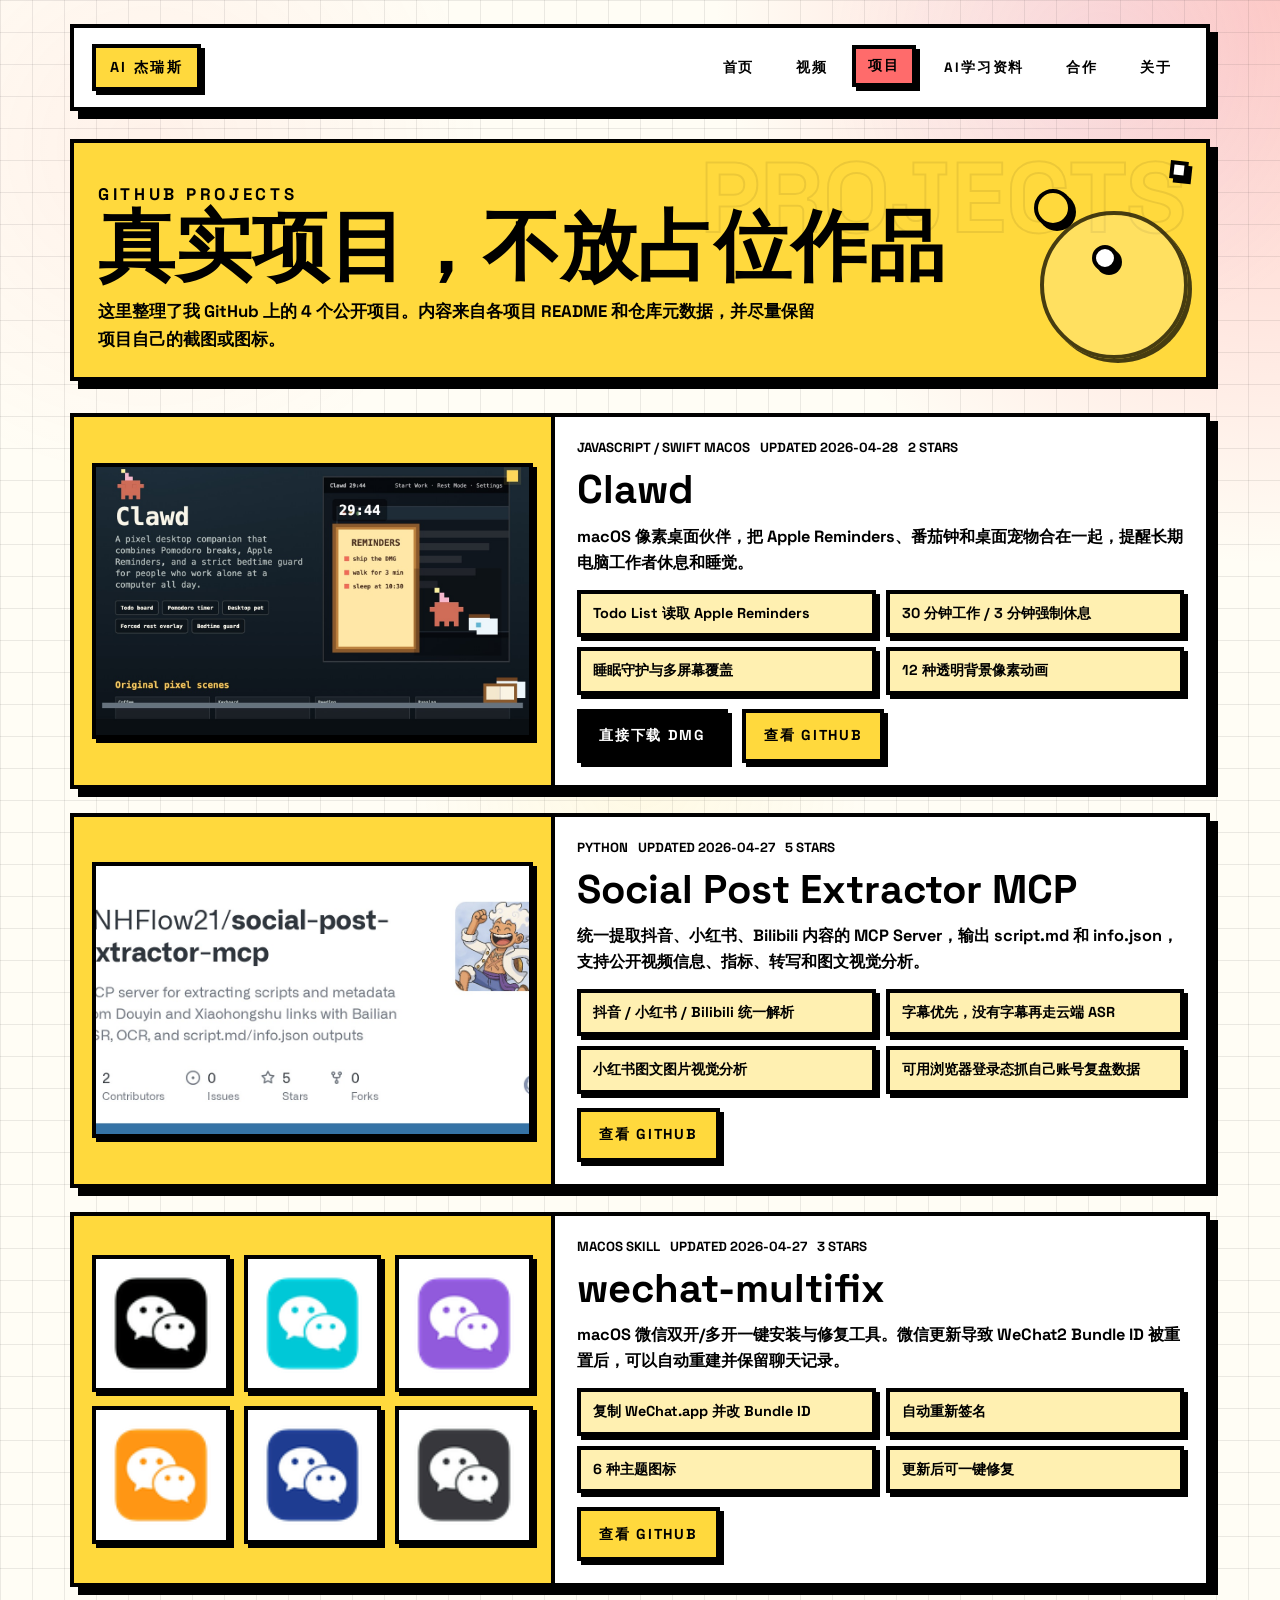
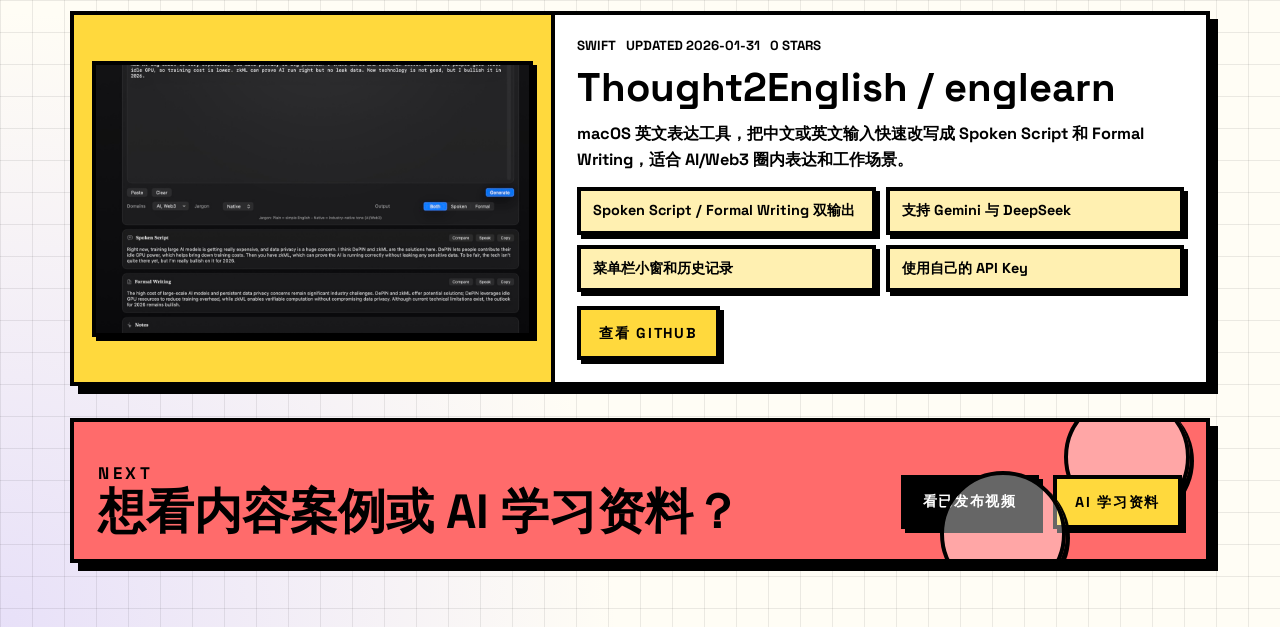
<file: projects.html>
<!DOCTYPE html>
<html lang="zh-CN">
  <head>
    <meta charset="UTF-8" />
    <meta name="viewport" content="width=device-width, initial-scale=1.0" />
    <title>AI 杰瑞斯 | 项目</title>
    <link
      rel="icon"
      href="data:image/svg+xml,%3Csvg xmlns='http://www.w3.org/2000/svg' viewBox='0 0 64 64'%3E%3Crect width='64' height='64' fill='%23FFD93D'/%3E%3Crect x='6' y='6' width='52' height='52' fill='none' stroke='%23000' stroke-width='6'/%3E%3Ctext x='32' y='41' text-anchor='middle' font-family='Arial' font-size='22' font-weight='700'%3EAI%3C/text%3E%3C/svg%3E"
    />
    <link rel="preconnect" href="https://fonts.googleapis.com" />
    <link rel="preconnect" href="https://fonts.gstatic.com" crossorigin />
    <link
      href="https://fonts.googleapis.com/css2?family=Space+Grotesk:wght@500;700;900&display=swap"
      rel="stylesheet"
    />
    <link rel="stylesheet" href="./assets/styles.css" />
  </head>
  <body data-page="projects">
    <div class="page-shell">
      <header class="site-header" data-nav></header>
      <main class="page">
        <section class="page-intro panel panel-secondary" data-echo="PROJECTS">
          <div class="ambient-cluster" aria-hidden="true">
            <span class="ambient-chip ambient-chip--small"></span>
            <span class="ambient-orb ambient-orb--yellow"></span>
            <span class="ambient-orb ambient-orb--white"></span>
          </div>
          <p class="eyebrow">GitHub Projects</p>
          <h1>真实项目，不放占位作品</h1>
          <p>
            这里整理了我 GitHub 上的 4 个公开项目。内容来自各项目 README 和仓库元数据，并尽量保留项目自己的截图或图标。
          </p>
        </section>

        <section class="project-stack" data-project-grid></section>

        <section class="cta-panel panel panel-accent">
          <div>
            <p class="eyebrow">Next</p>
            <h2>想看内容案例或 AI 学习资料？</h2>
          </div>
          <div class="button-row">
            <a class="neo-button neo-button--black" href="./signals.html">看已发布视频</a>
            <a class="neo-button" href="./learning.html">AI 学习资料</a>
          </div>
        </section>
      </main>
    </div>
    <script type="module" src="./assets/app.js?v=20260429f"></script>
  </body>
</html>
</file>
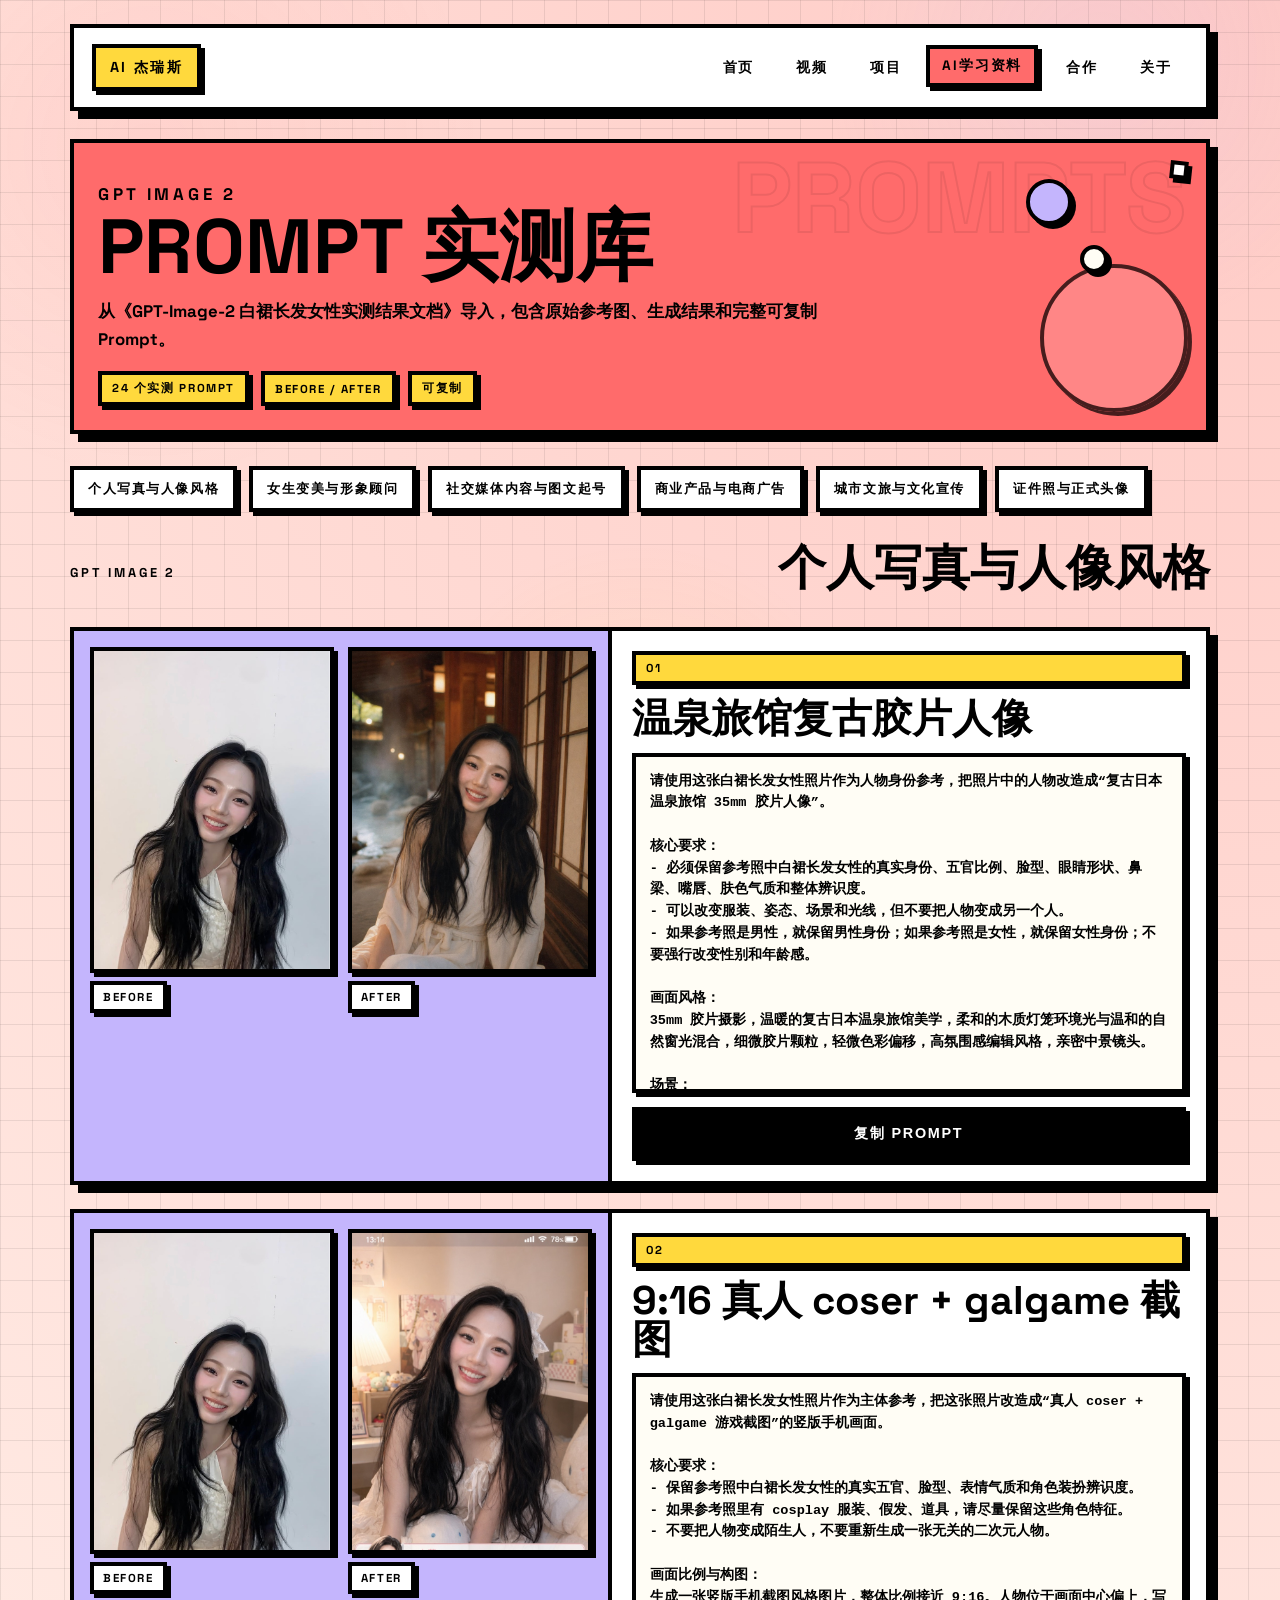
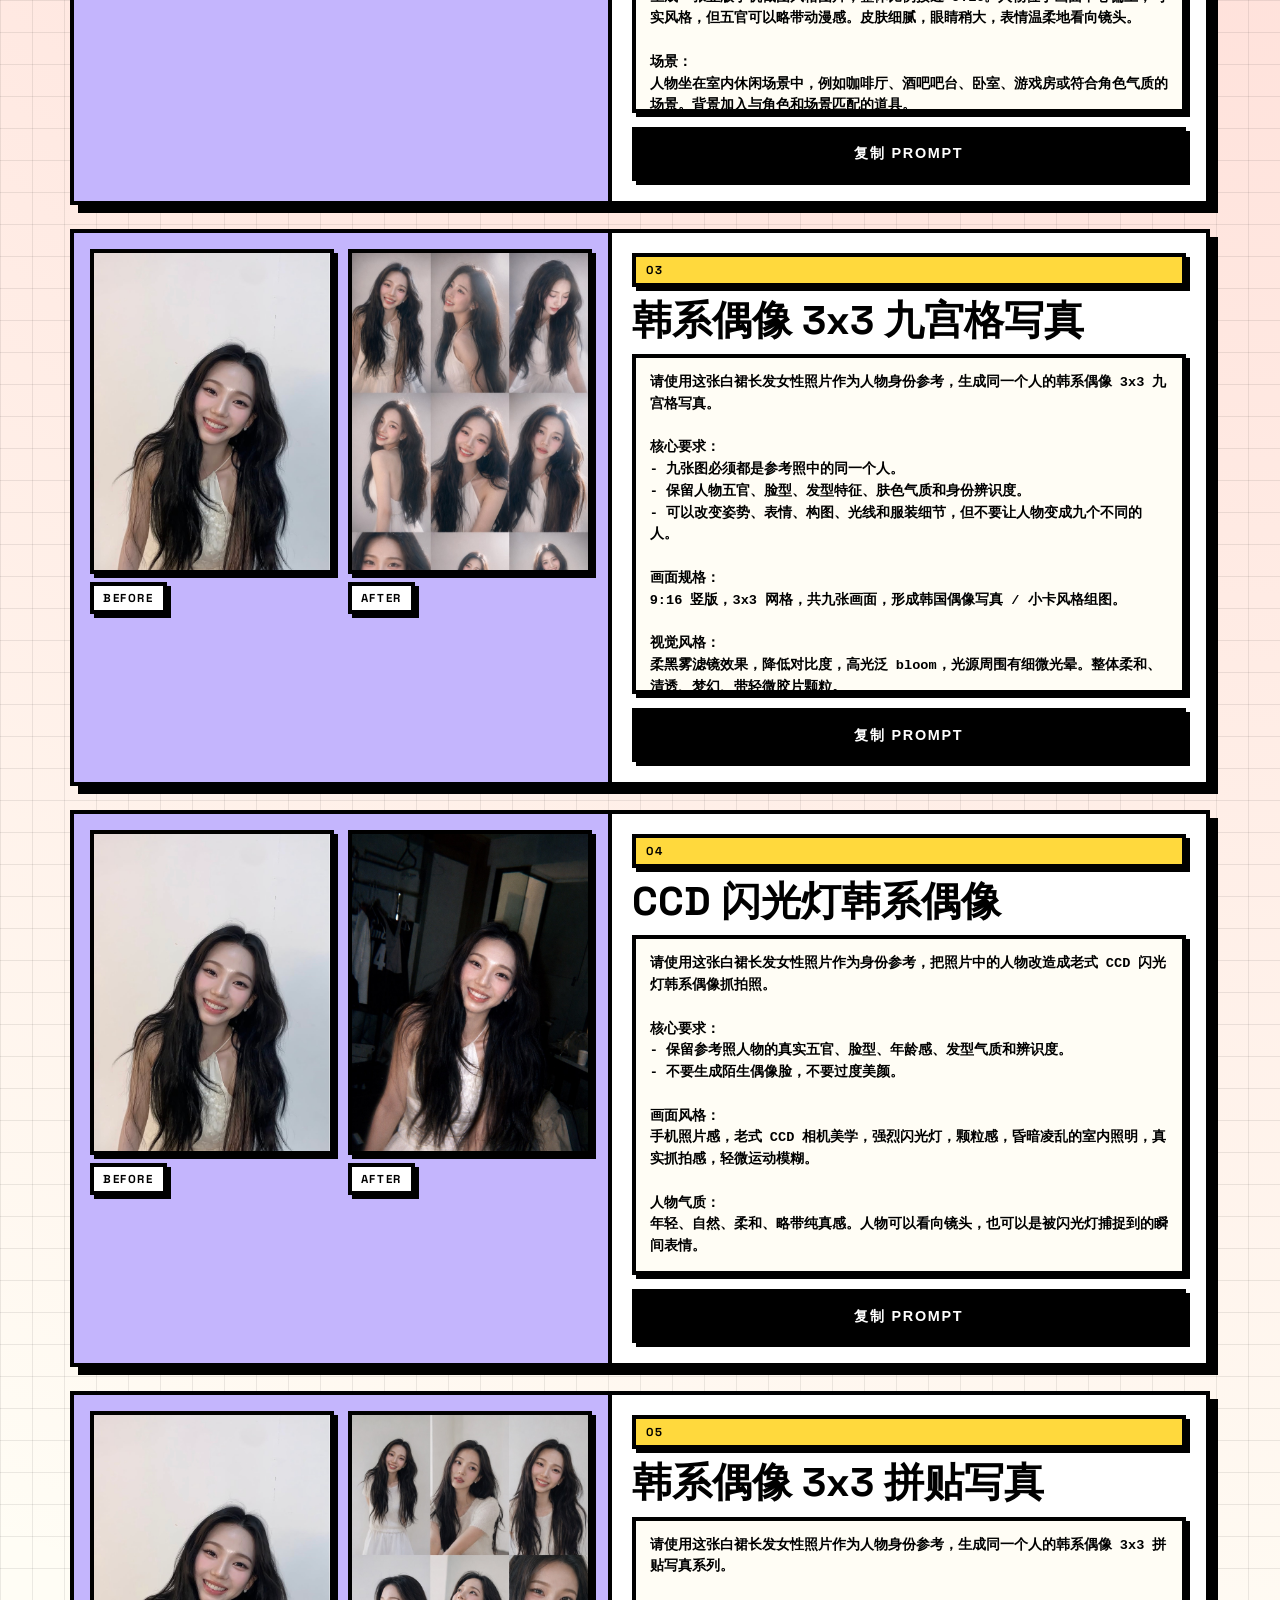
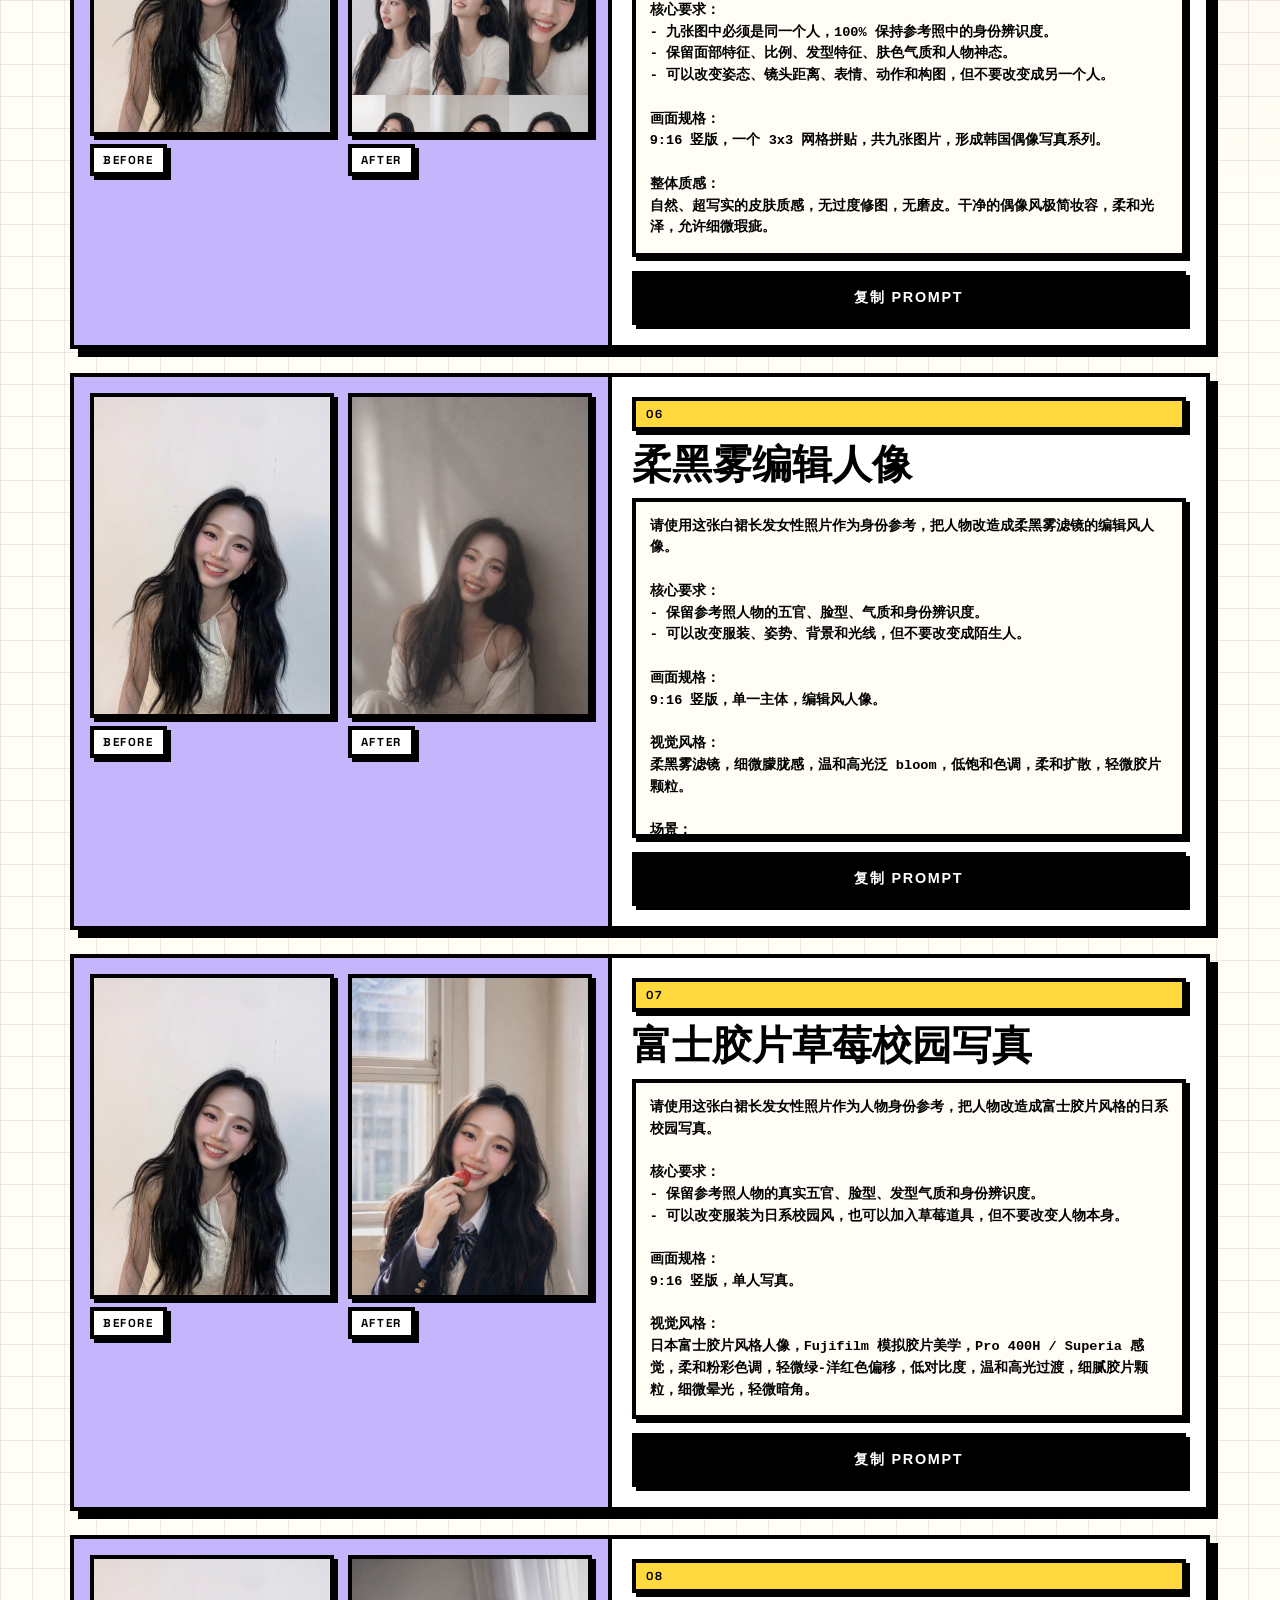
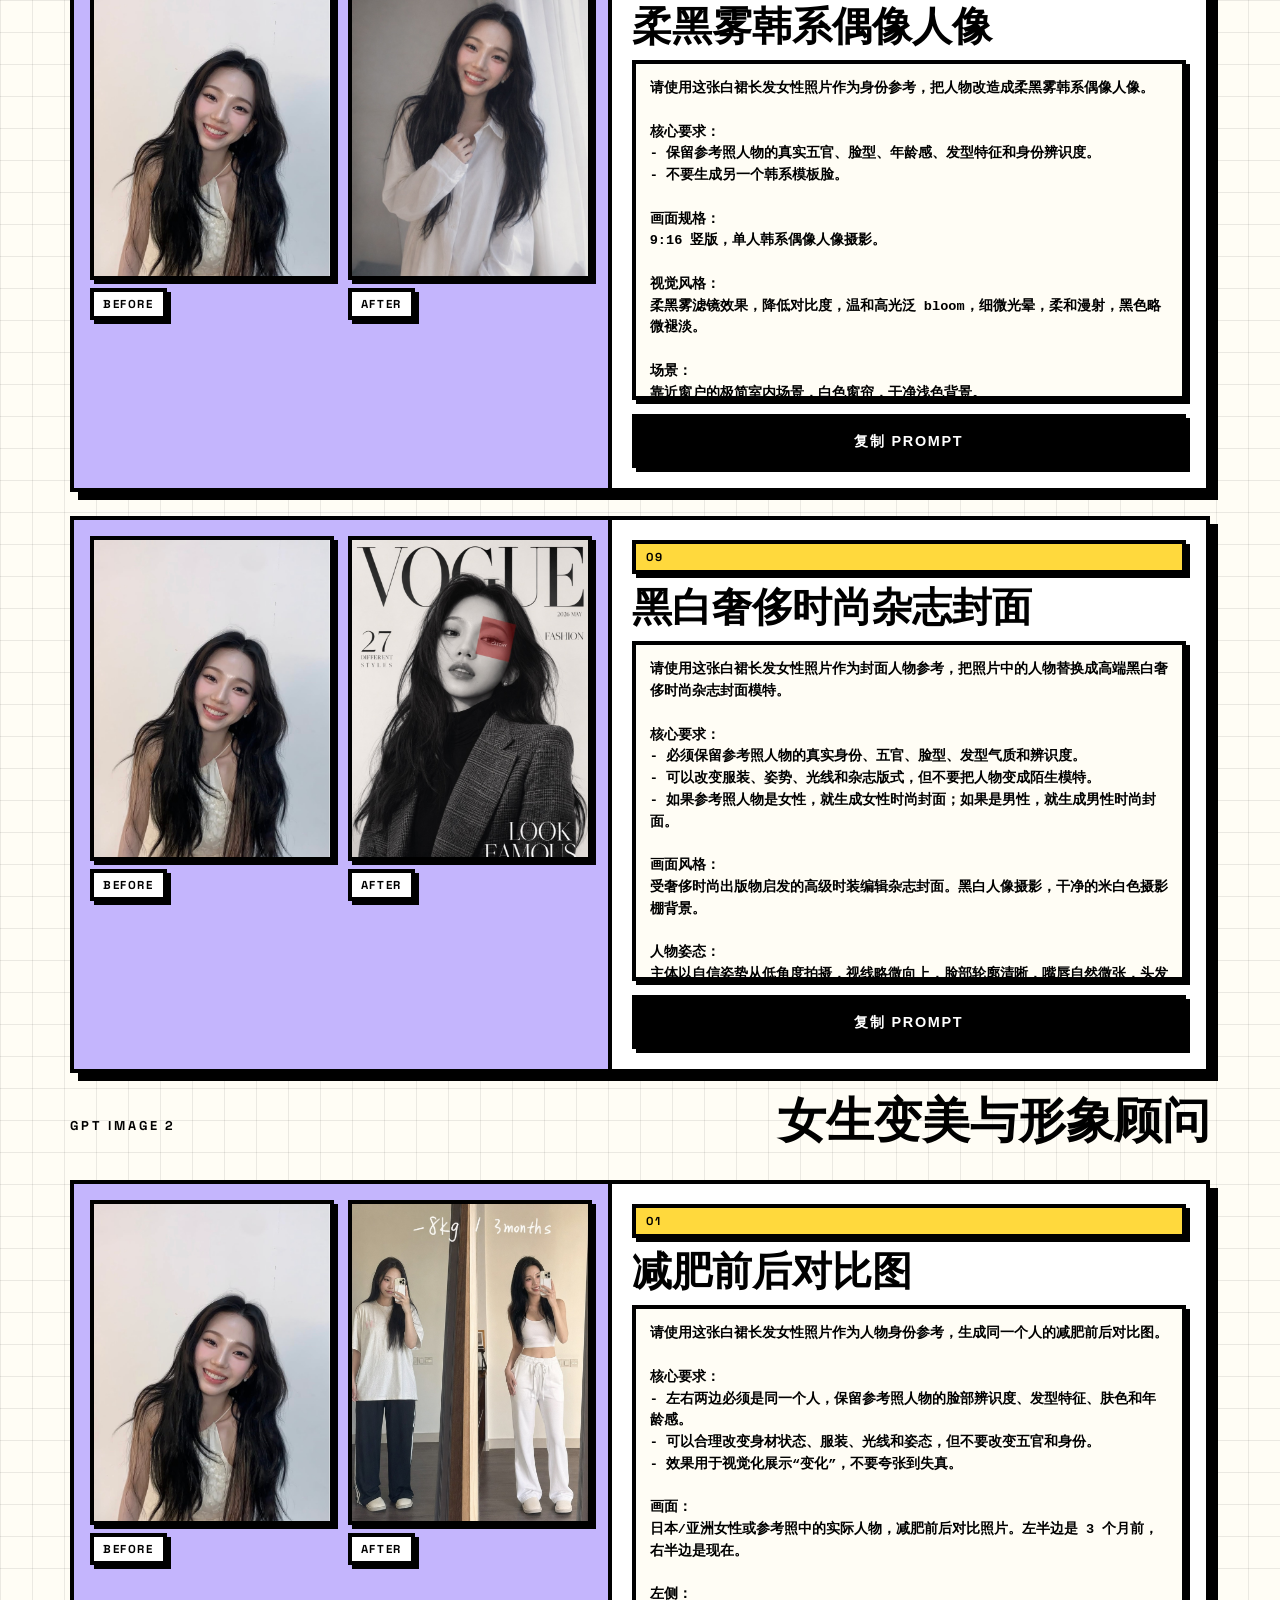
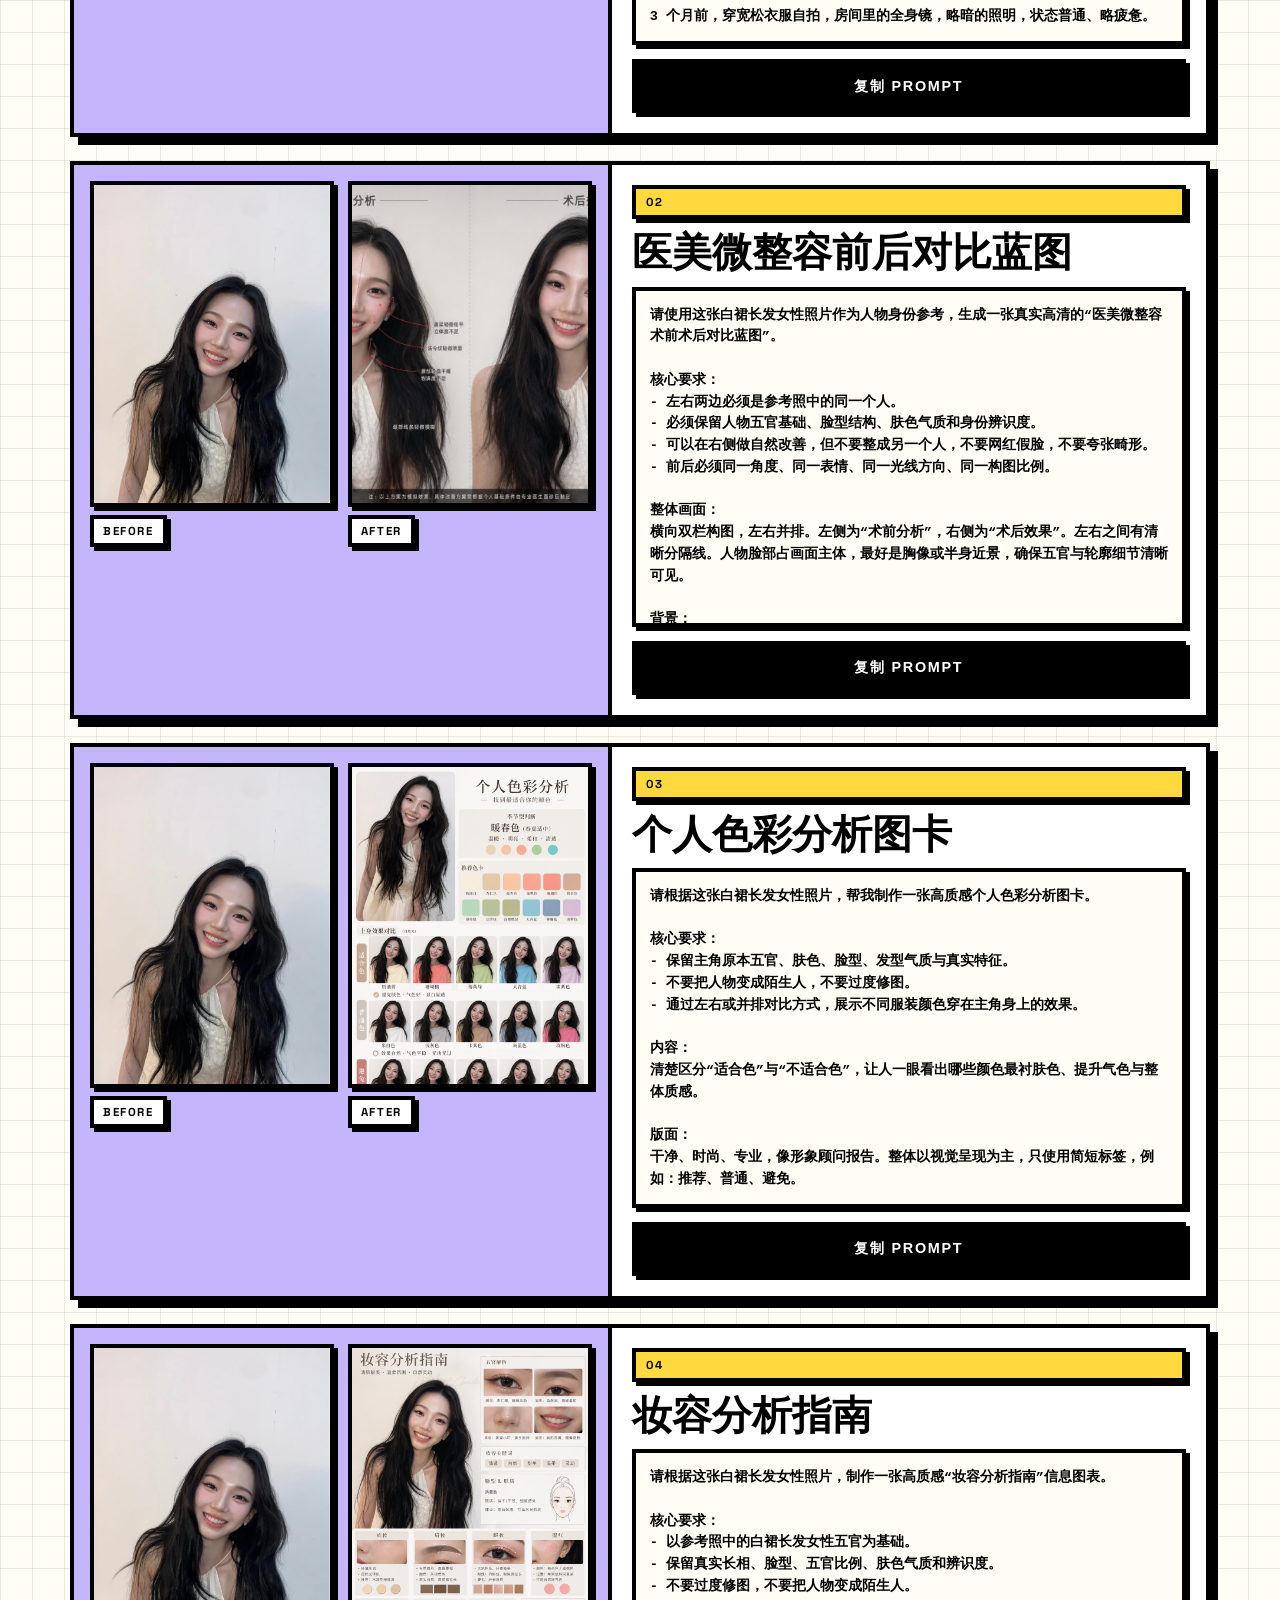
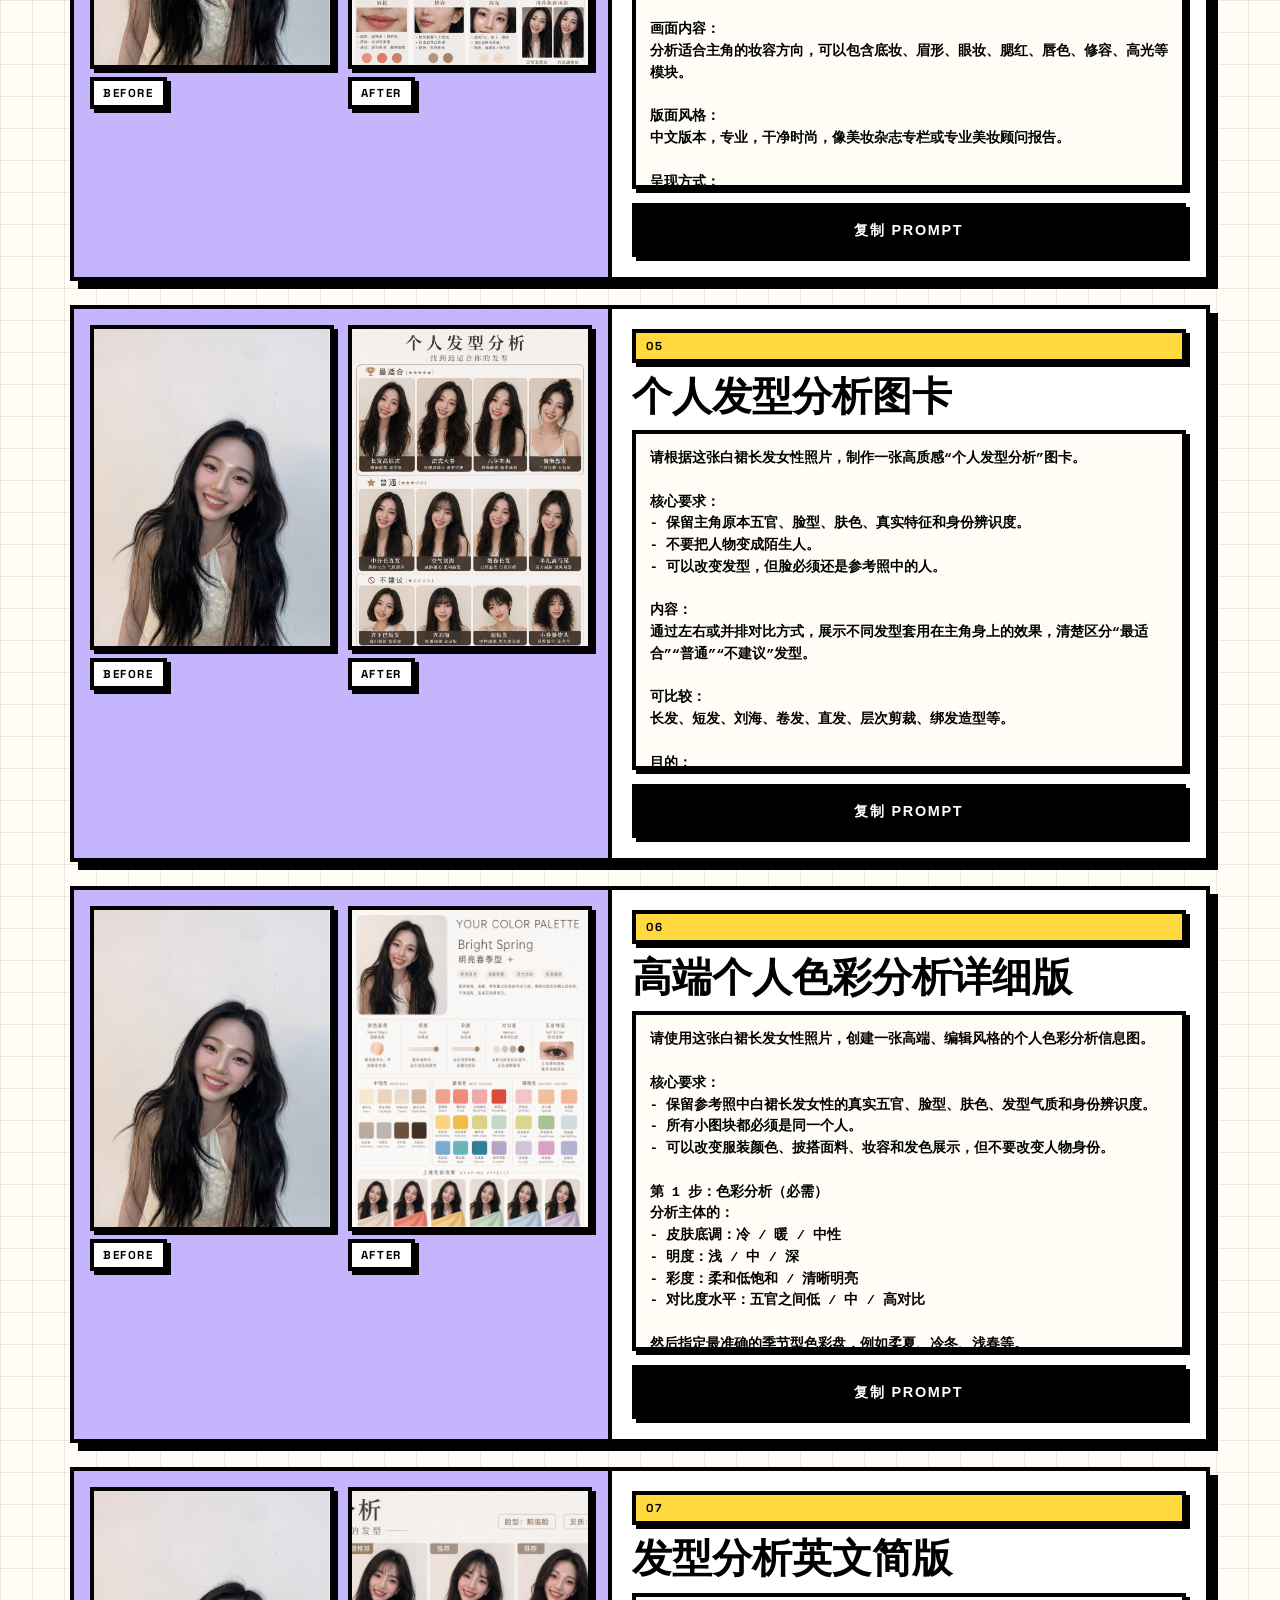
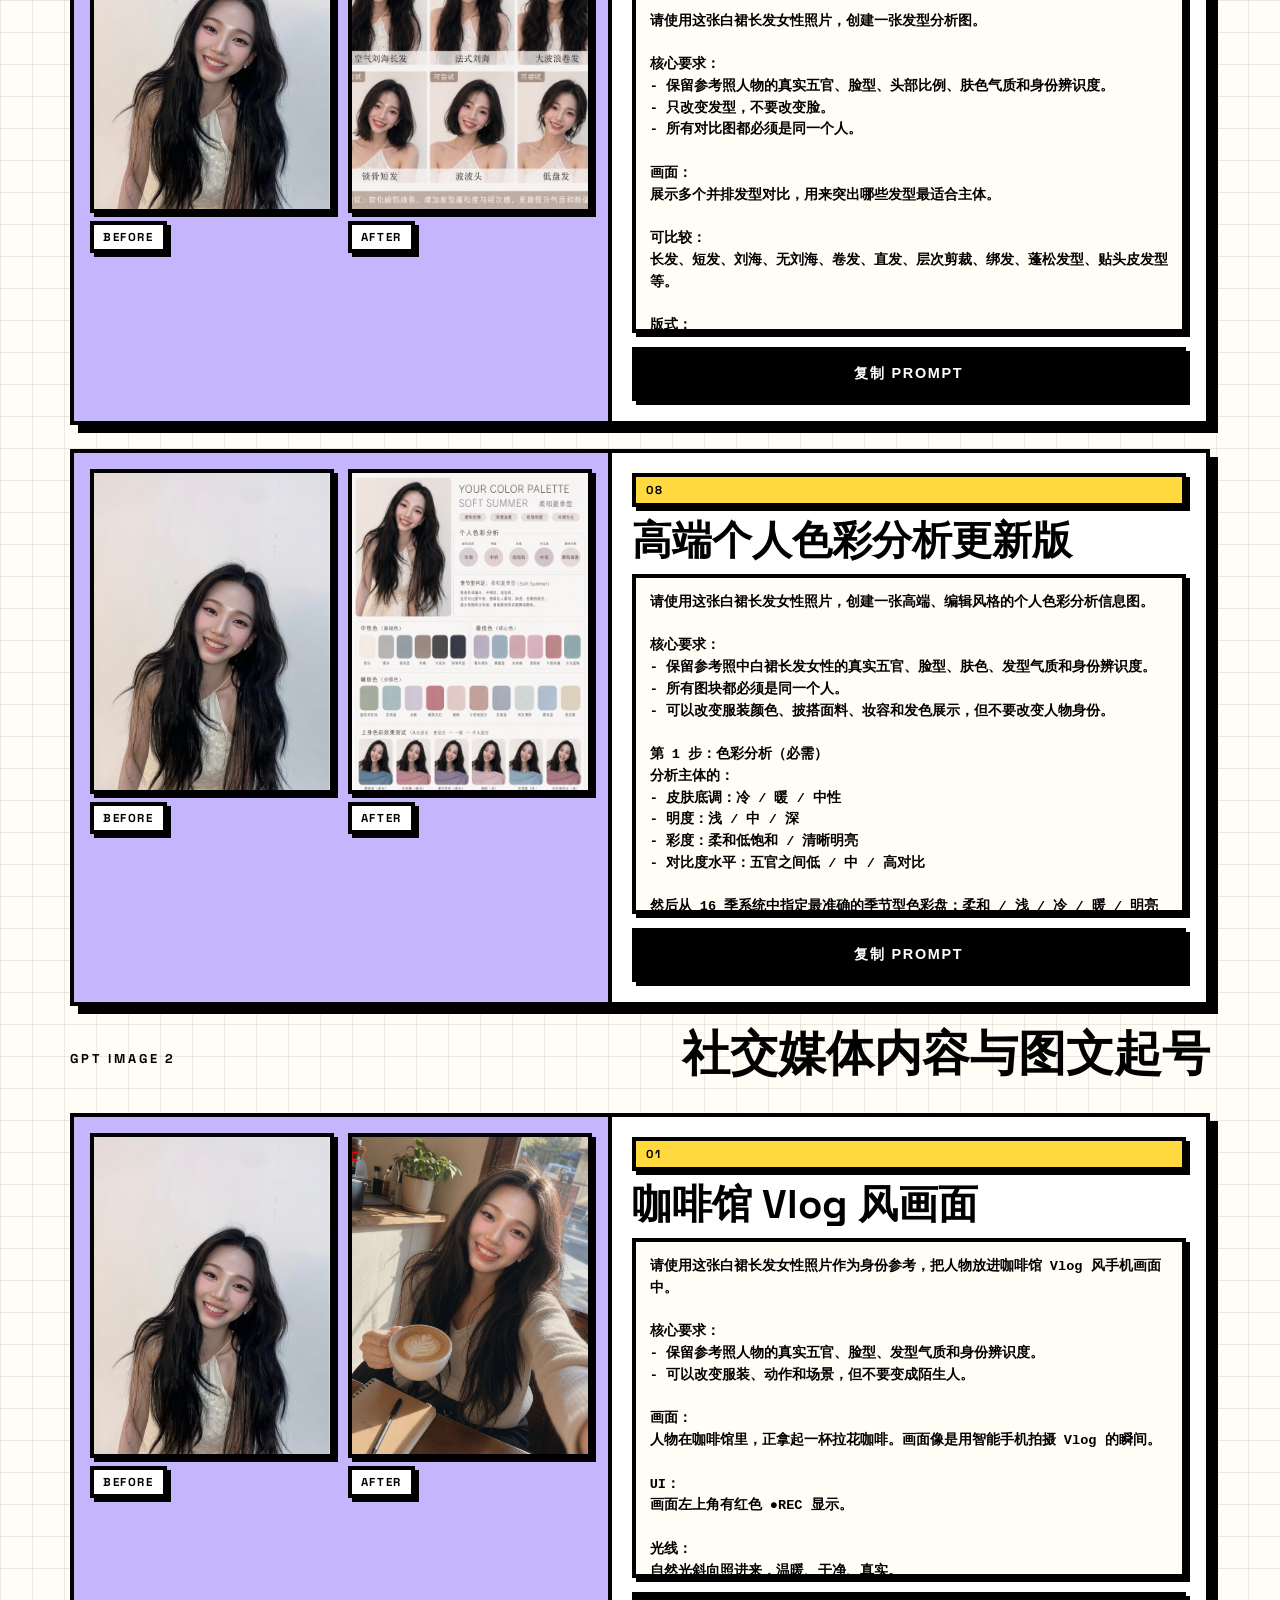
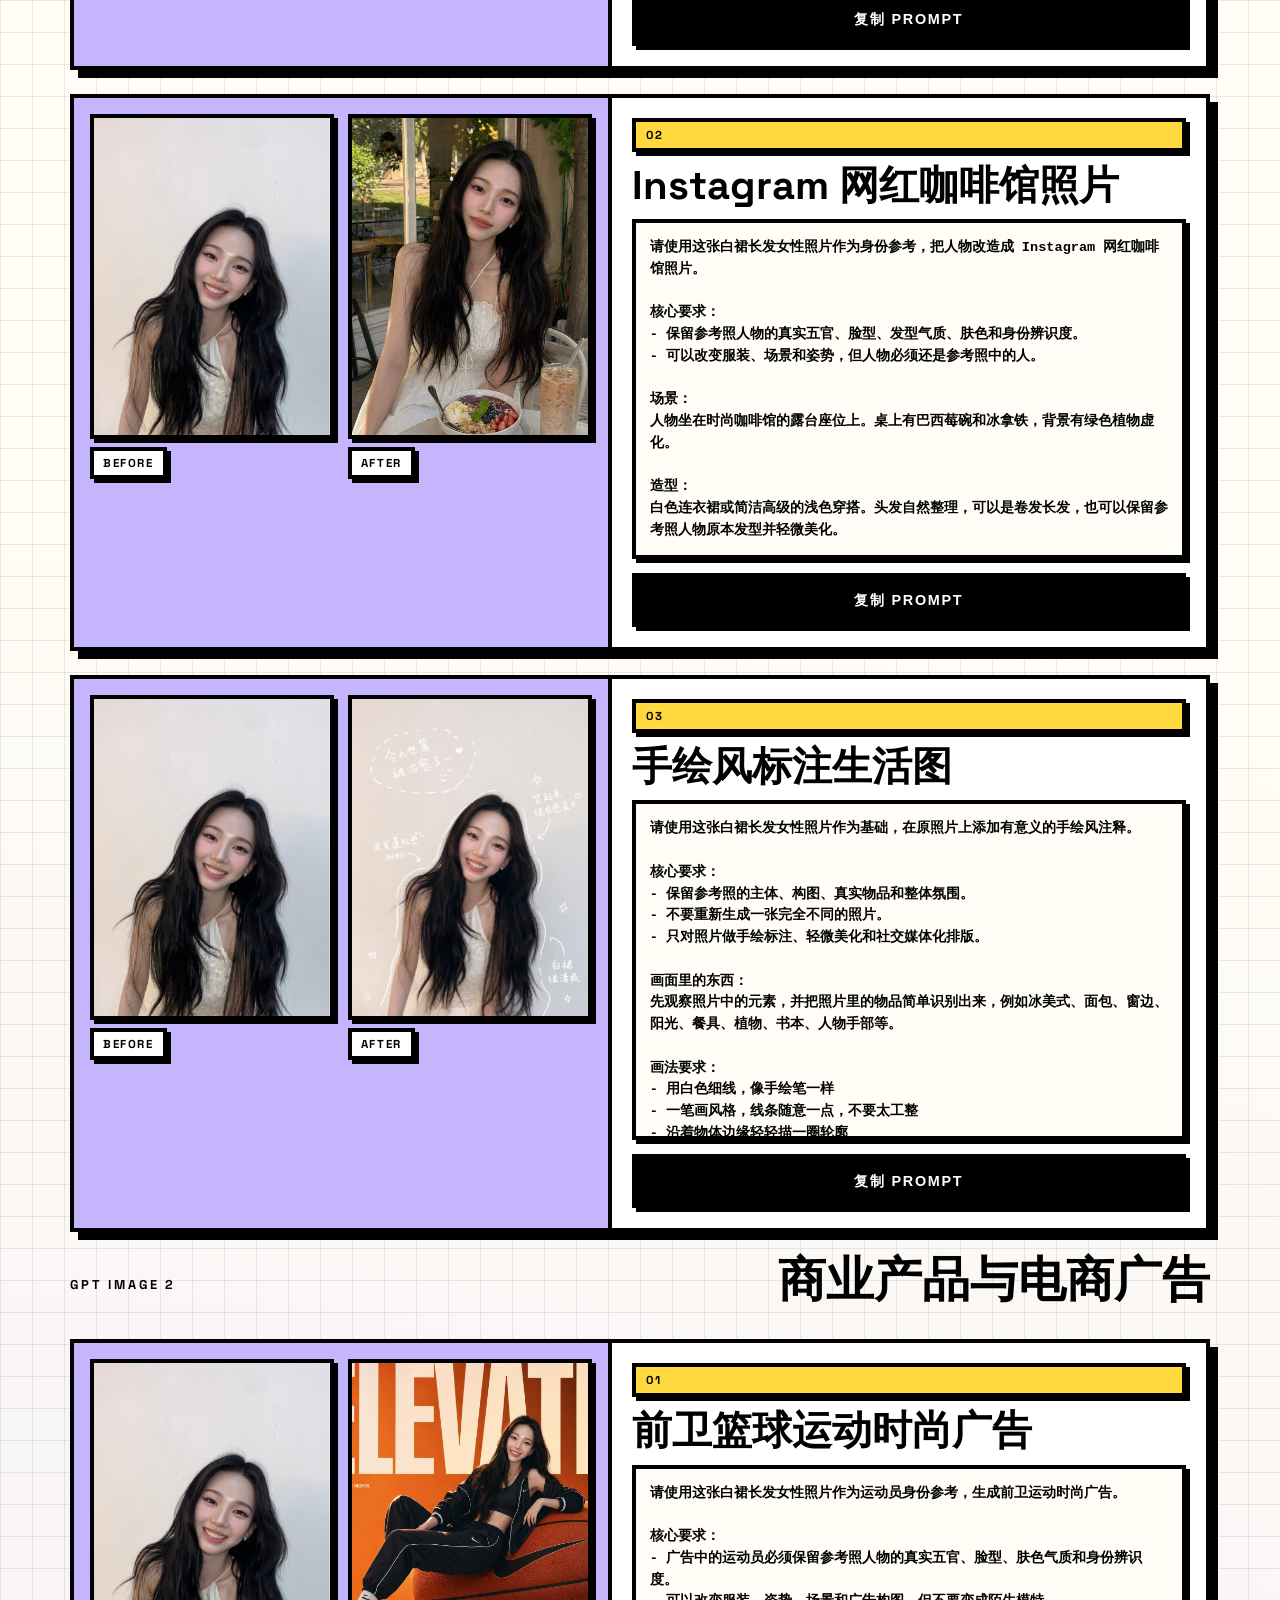
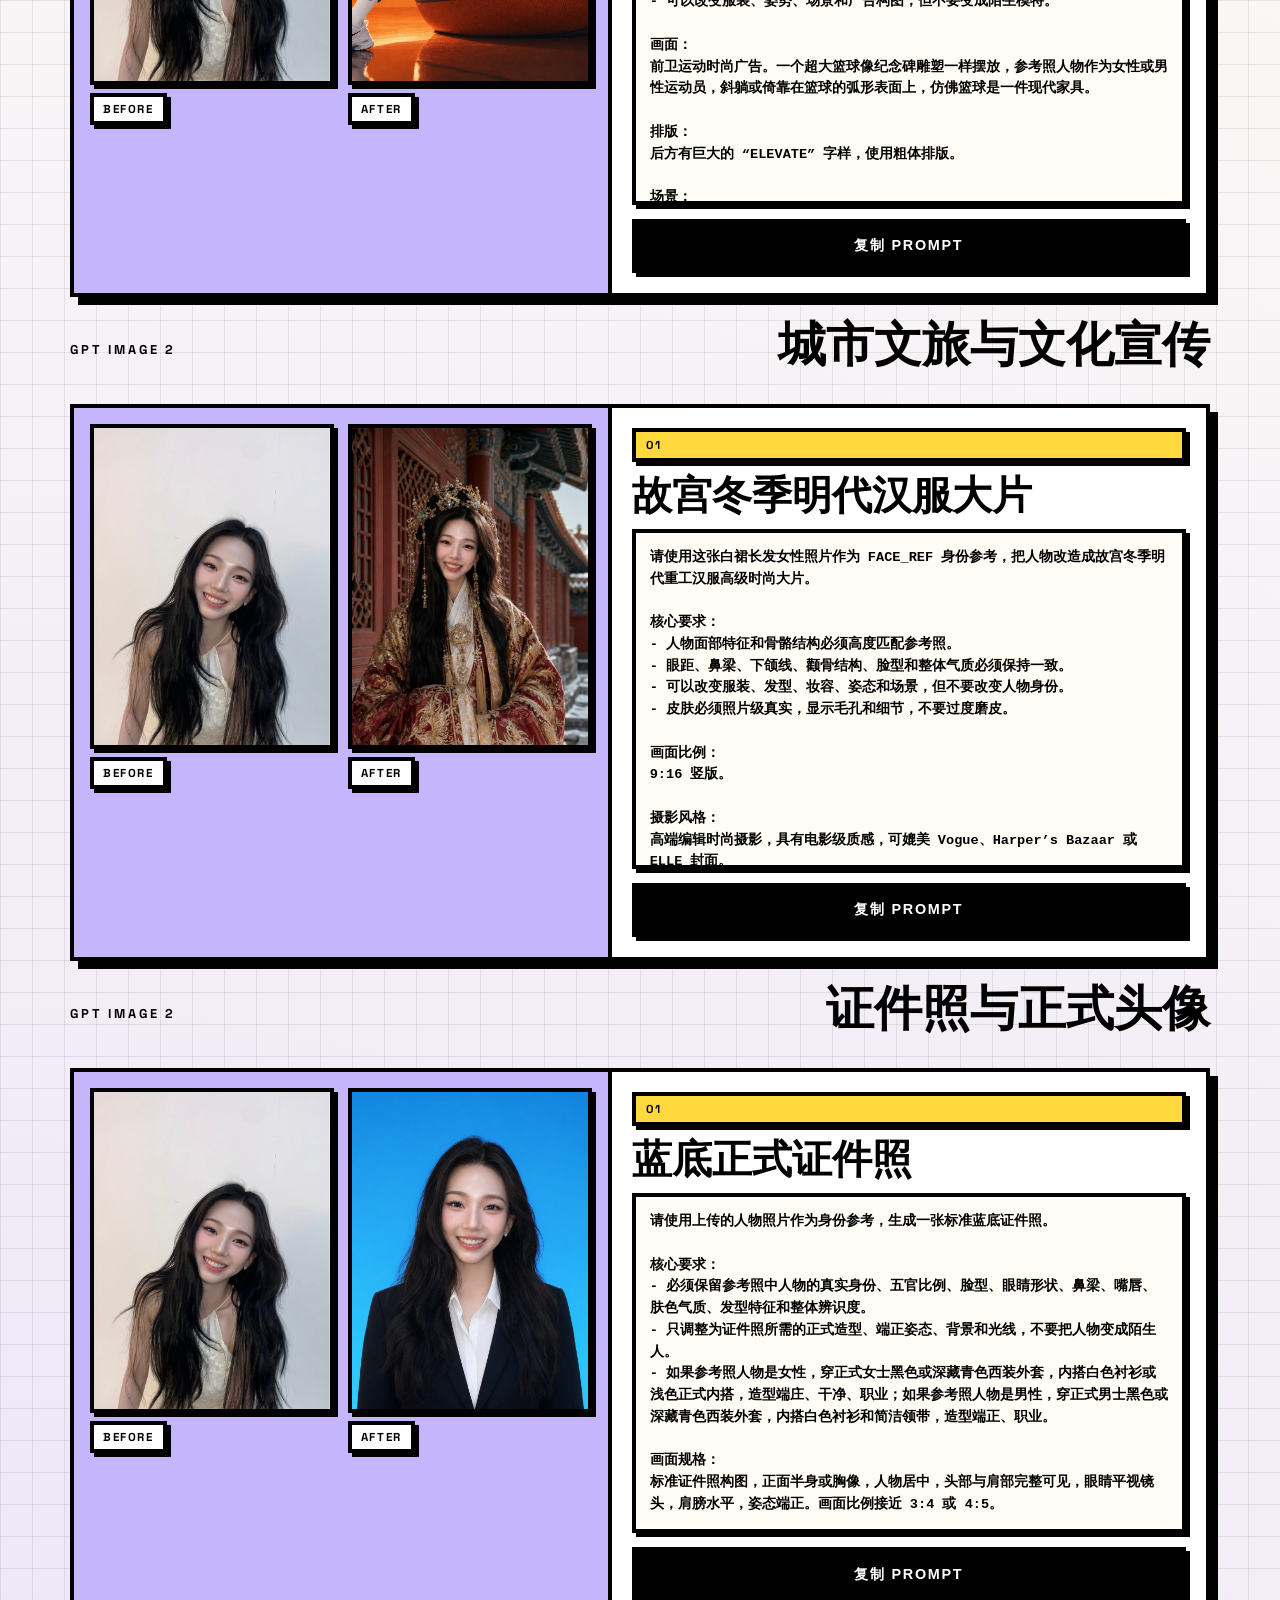
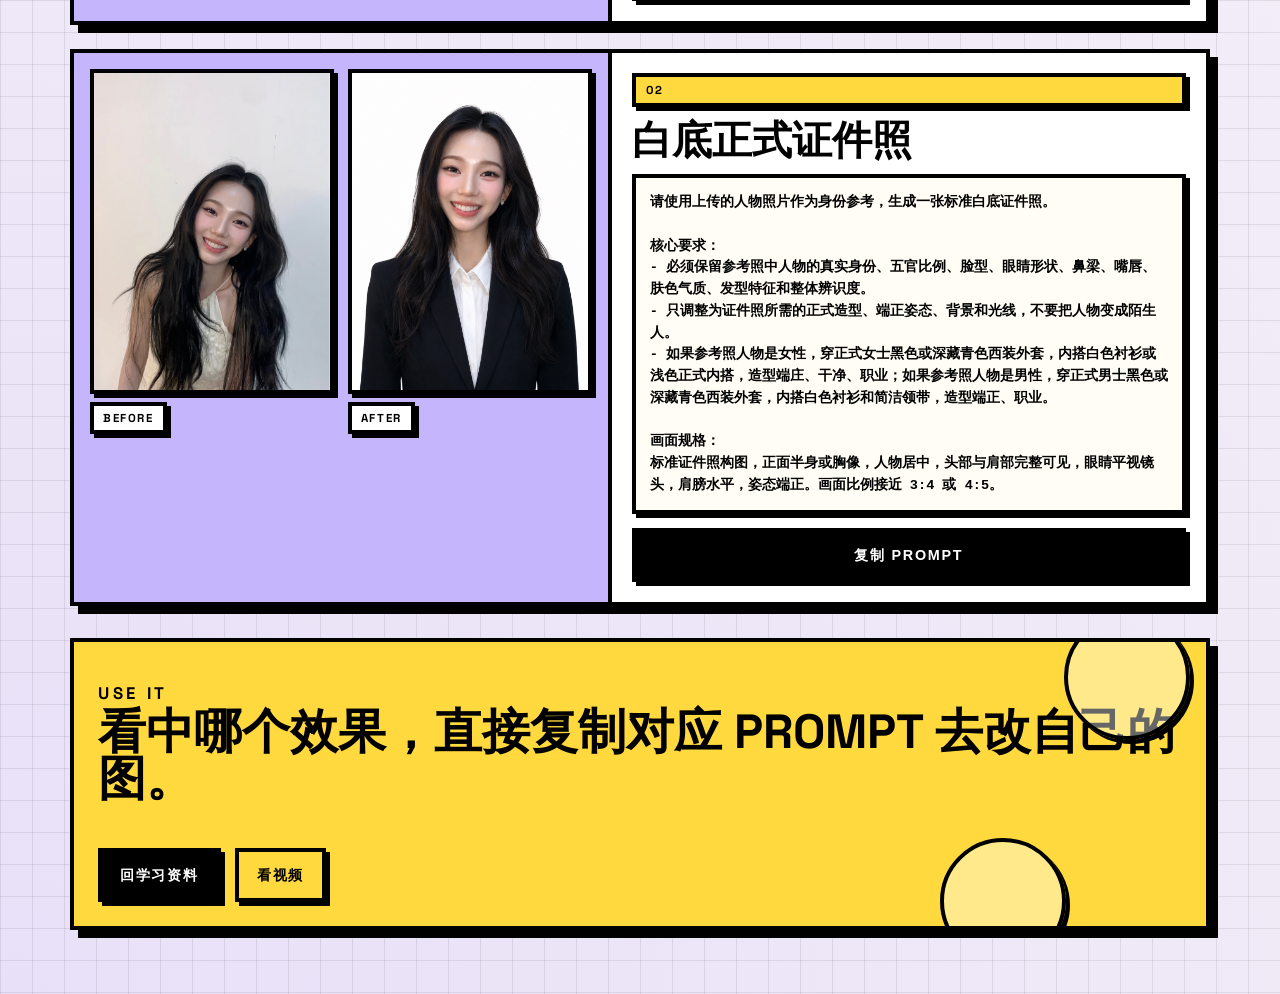
<file: prompts.html>
<!DOCTYPE html>
<html lang="zh-CN">
  <head>
    <meta charset="UTF-8" />
    <meta name="viewport" content="width=device-width, initial-scale=1.0" />
    <title>AI 杰瑞斯 | GPT Image 2 Prompt</title>
    <link
      rel="icon"
      href="data:image/svg+xml,%3Csvg xmlns='http://www.w3.org/2000/svg' viewBox='0 0 64 64'%3E%3Crect width='64' height='64' fill='%23FFD93D'/%3E%3Crect x='6' y='6' width='52' height='52' fill='none' stroke='%23000' stroke-width='6'/%3E%3Ctext x='32' y='41' text-anchor='middle' font-family='Arial' font-size='22' font-weight='700'%3EAI%3C/text%3E%3C/svg%3E"
    />
    <link rel="preconnect" href="https://fonts.googleapis.com" />
    <link rel="preconnect" href="https://fonts.gstatic.com" crossorigin />
    <link
      href="https://fonts.googleapis.com/css2?family=Space+Grotesk:wght@500;700;900&display=swap"
      rel="stylesheet"
    />
    <link rel="stylesheet" href="./assets/styles.css" />
  </head>
  <body data-page="prompts">
    <div class="page-shell">
      <header class="site-header" data-nav></header>
      <main class="page">
        <section class="page-intro panel panel-accent" data-echo="PROMPTS">
          <div class="ambient-cluster" aria-hidden="true">
            <span class="ambient-chip ambient-chip--small">IMG</span>
            <span class="ambient-orb ambient-orb--violet"></span>
            <span class="ambient-orb ambient-orb--cream"></span>
          </div>
          <p class="eyebrow">GPT Image 2</p>
          <h1>Prompt 实测库</h1>
          <p>
            从《GPT-Image-2 白裙长发女性实测结果文档》导入，包含原始参考图、生成结果和完整可复制 Prompt。
          </p>
          <div class="prompt-stats">
            <span class="meta-pill" data-prompt-count>24 个实测 Prompt</span>
            <span class="meta-pill">Before / After</span>
            <span class="meta-pill">可复制</span>
          </div>
        </section>

        <nav class="platform-jump" data-prompt-jump></nav>

        <section class="prompt-stack" data-prompt-gallery></section>

        <section class="cta-panel panel panel-secondary">
          <div>
            <p class="eyebrow">Use It</p>
            <h2>看中哪个效果，直接复制对应 Prompt 去改自己的图。</h2>
          </div>
          <div class="button-row">
            <a class="neo-button neo-button--black" href="./learning.html">回学习资料</a>
            <a class="neo-button" href="./signals.html">看视频</a>
          </div>
        </section>
      </main>
    </div>
    <script type="module" src="./assets/app.js?v=20260429f"></script>
  </body>
</html>
</file>
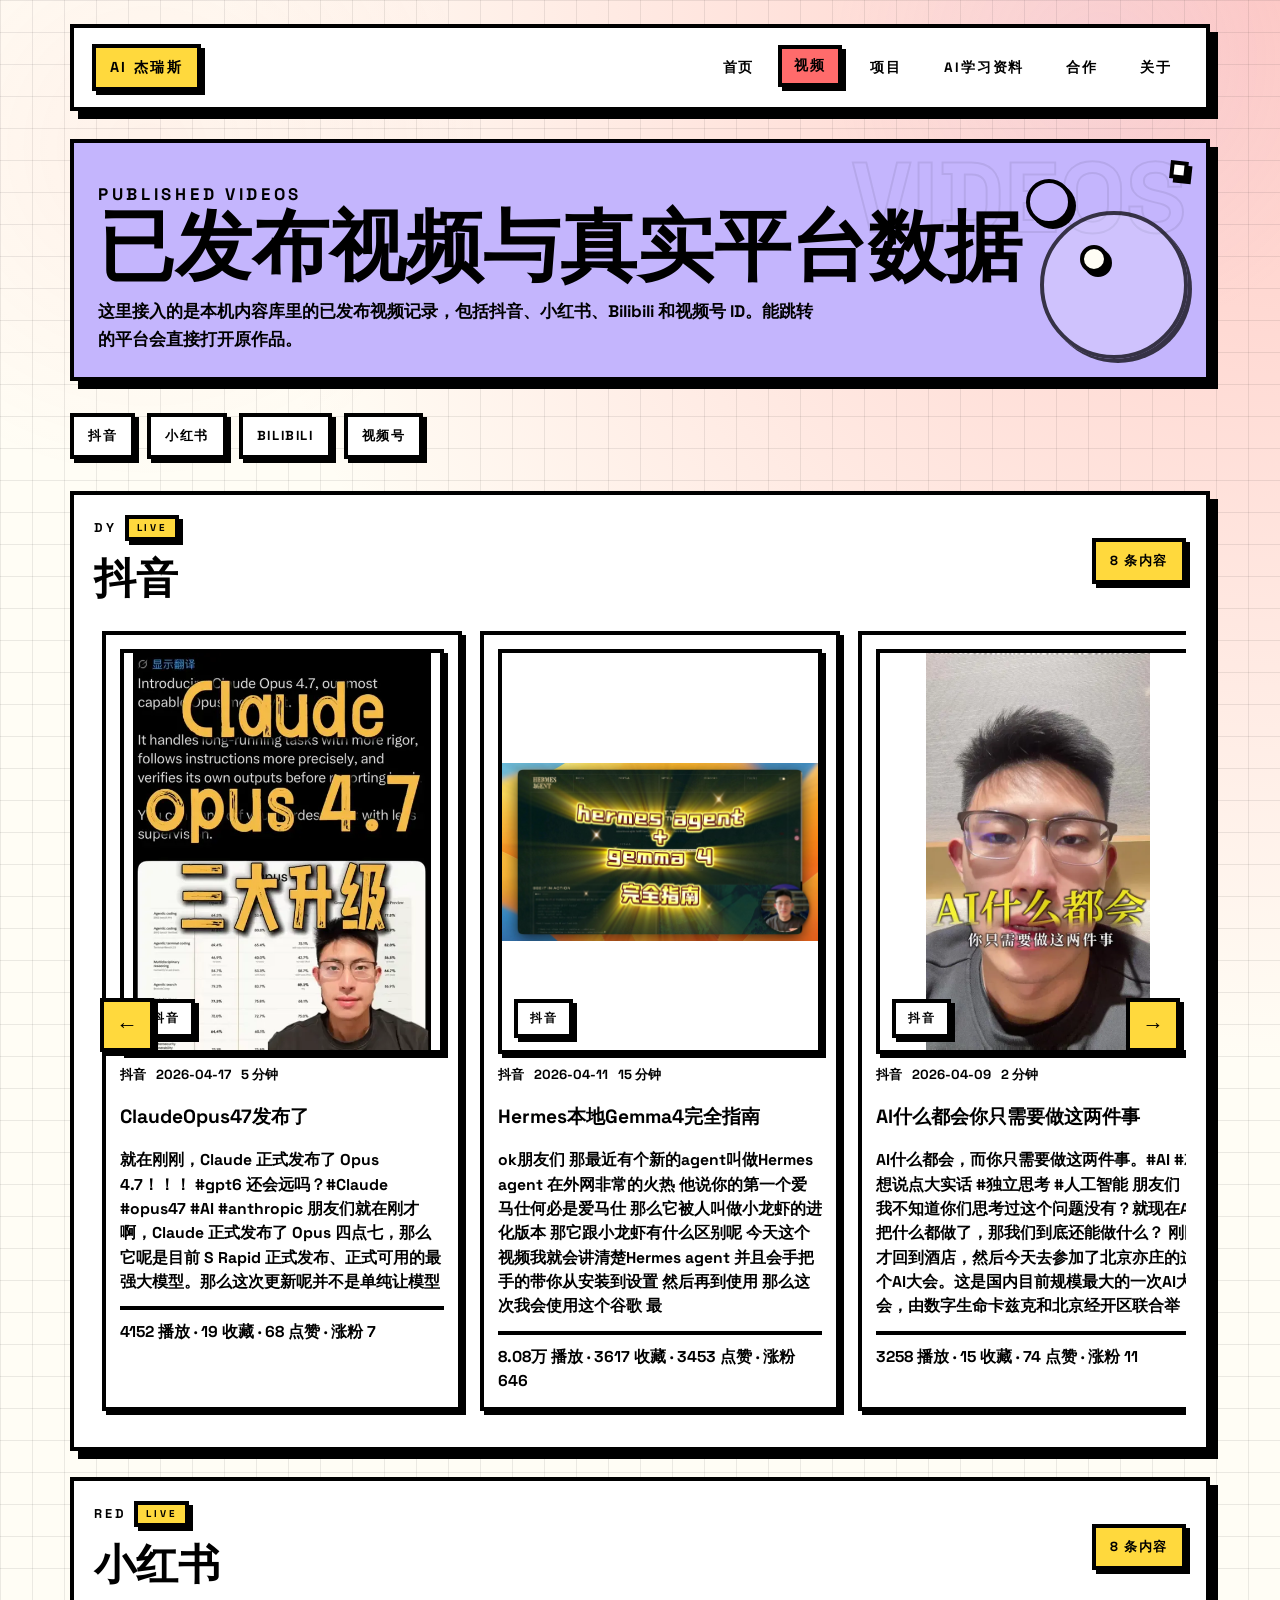
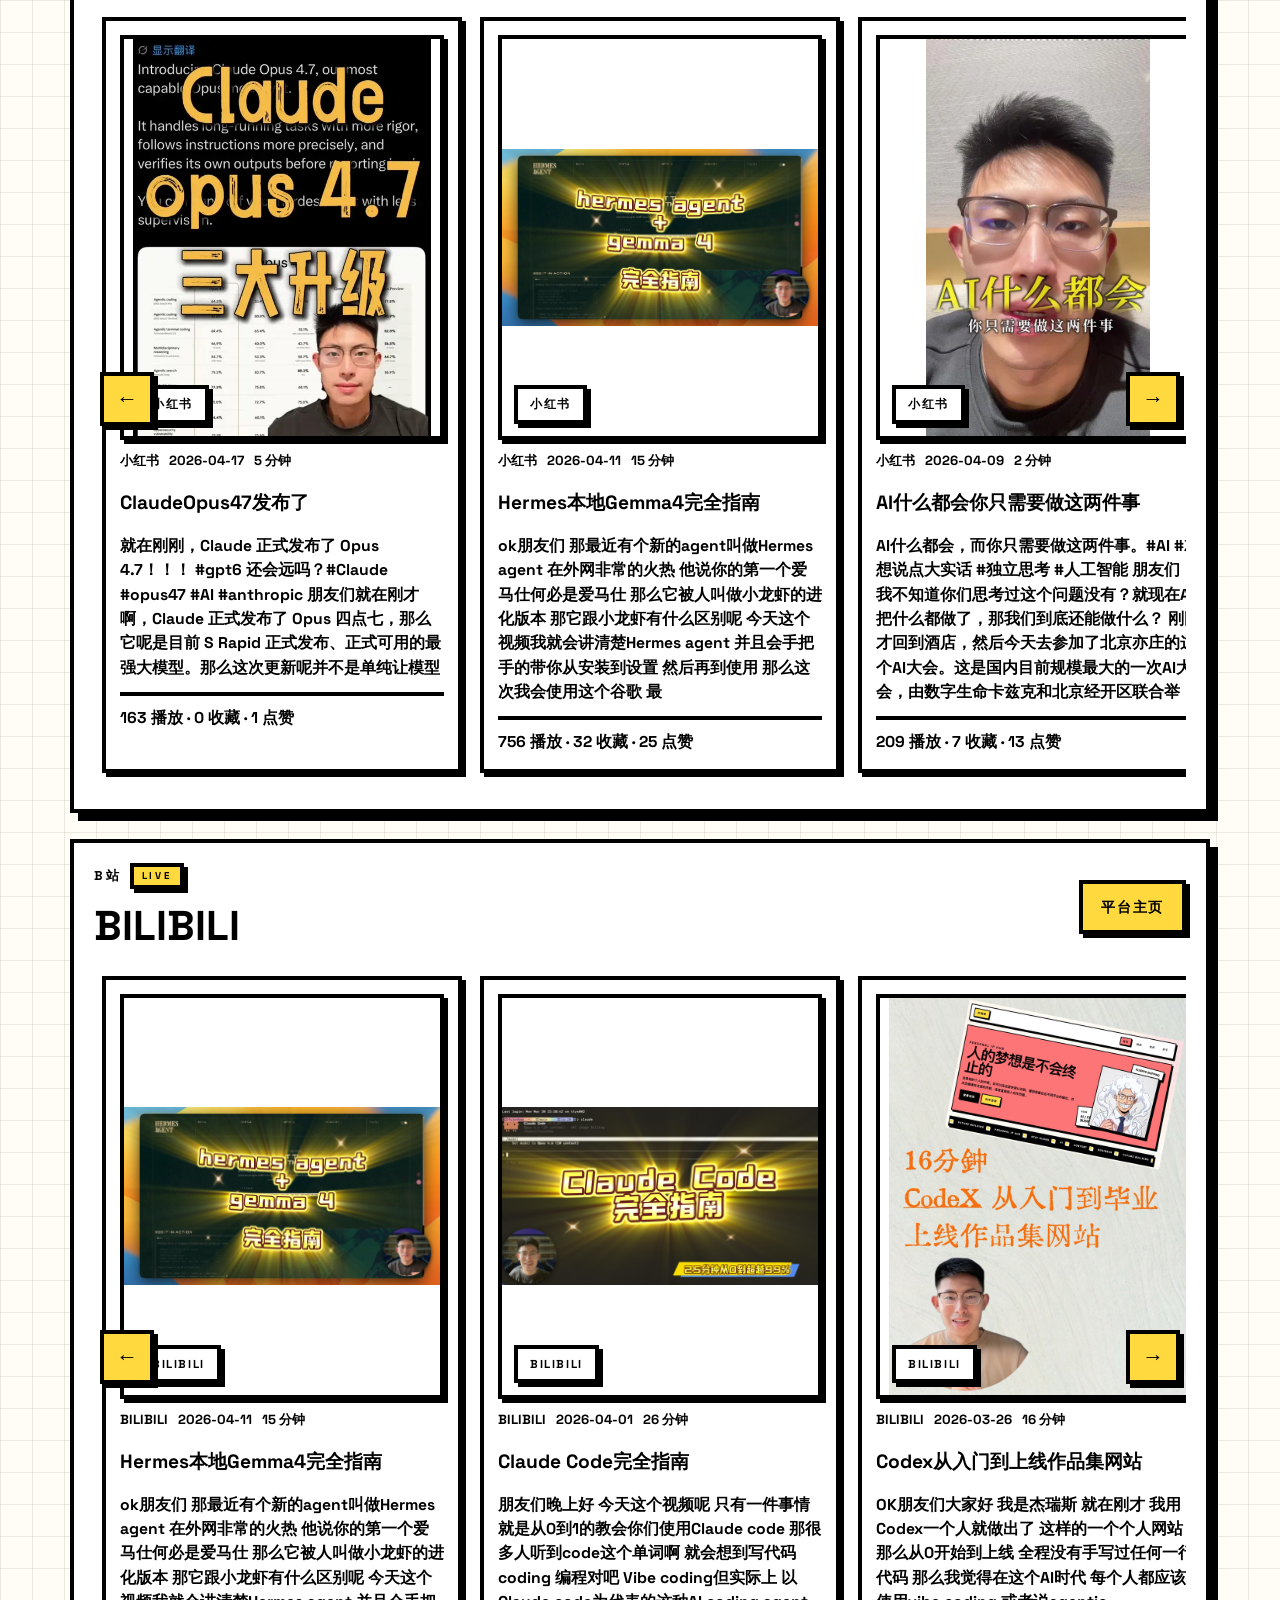
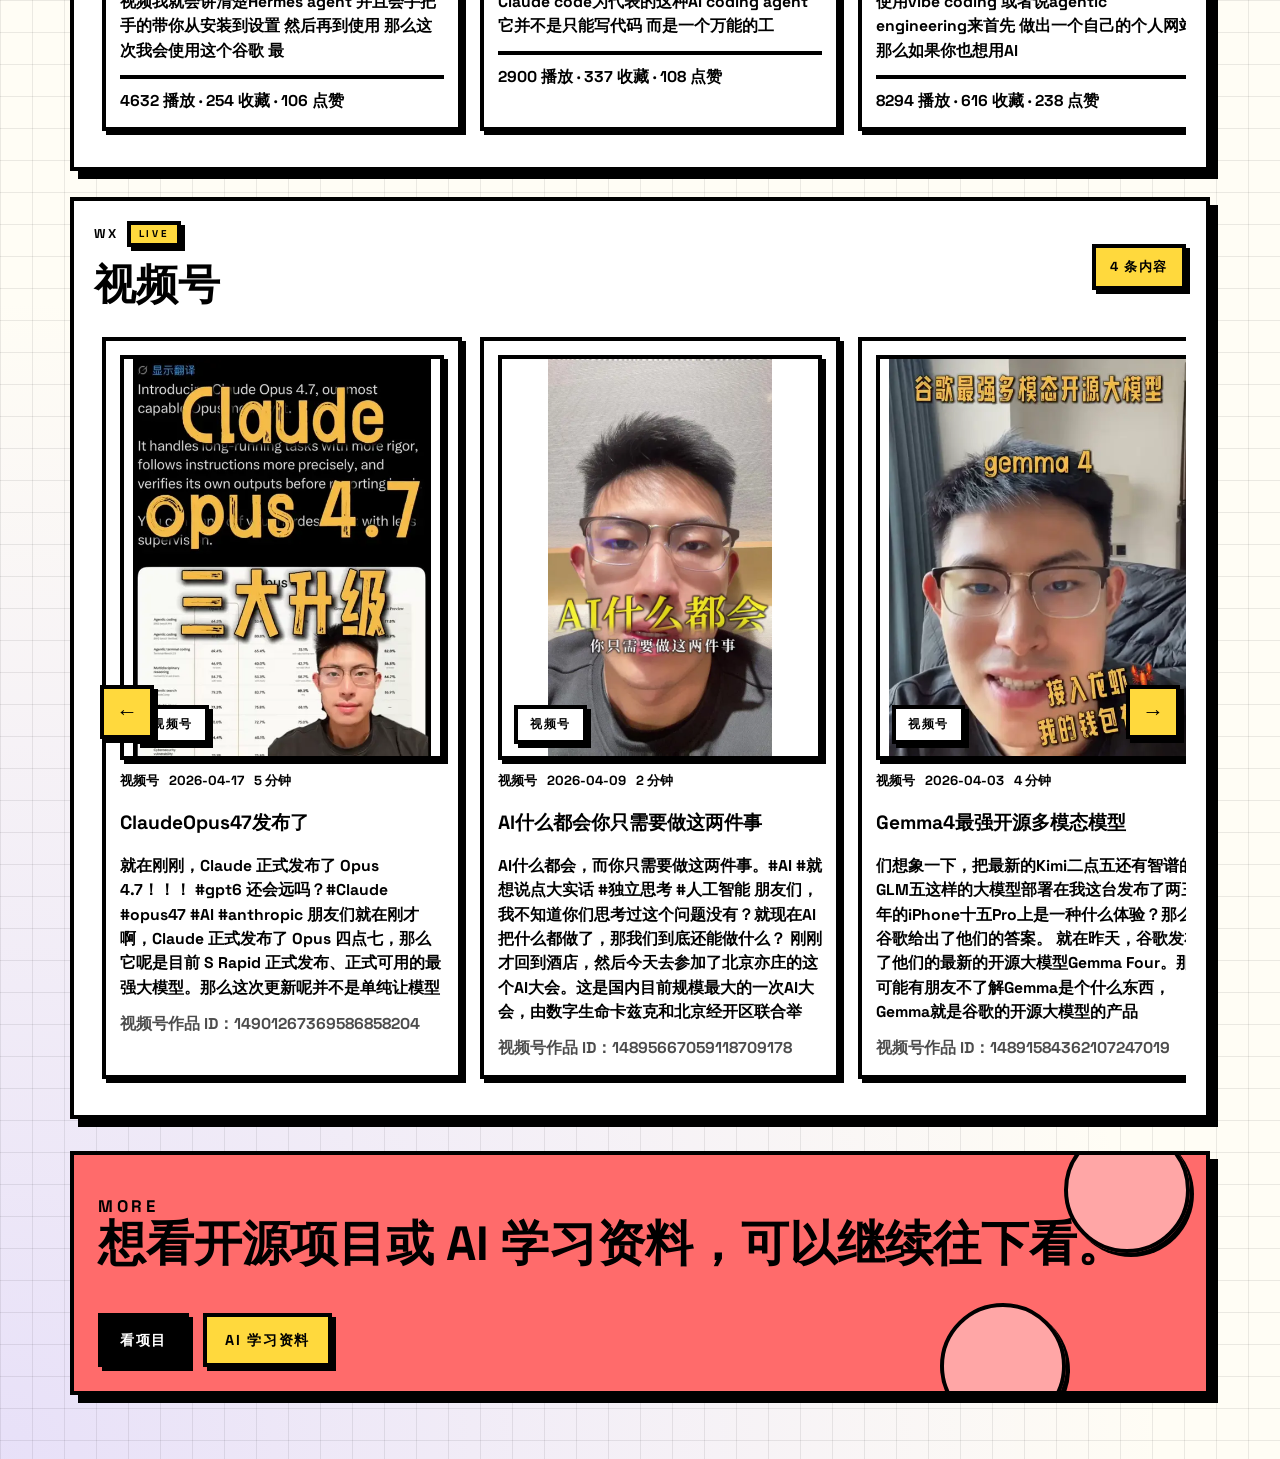
<file: signals.html>
<!DOCTYPE html>
<html lang="zh-CN">
  <head>
    <meta charset="UTF-8" />
    <meta name="viewport" content="width=device-width, initial-scale=1.0" />
    <title>AI 杰瑞斯 | 已发布视频</title>
    <link
      rel="icon"
      href="data:image/svg+xml,%3Csvg xmlns='http://www.w3.org/2000/svg' viewBox='0 0 64 64'%3E%3Crect width='64' height='64' fill='%23FFD93D'/%3E%3Crect x='6' y='6' width='52' height='52' fill='none' stroke='%23000' stroke-width='6'/%3E%3Ctext x='32' y='41' text-anchor='middle' font-family='Arial' font-size='26' font-weight='700'%3EIP%3C/text%3E%3C/svg%3E"
    />
    <link rel="preconnect" href="https://fonts.googleapis.com" />
    <link rel="preconnect" href="https://fonts.gstatic.com" crossorigin />
    <link
      href="https://fonts.googleapis.com/css2?family=Space+Grotesk:wght@500;700;900&display=swap"
      rel="stylesheet"
    />
    <link rel="stylesheet" href="./assets/styles.css" />
  </head>
  <body data-page="signals">
    <div class="page-shell">
      <header class="site-header" data-nav></header>
      <main class="page">
        <section class="page-intro panel panel-muted" data-echo="VIDEOS">
          <div class="ambient-cluster" aria-hidden="true">
            <span class="ambient-chip ambient-chip--small">LIVE</span>
            <span class="ambient-orb ambient-orb--violet"></span>
            <span class="ambient-orb ambient-orb--cream"></span>
          </div>
          <p class="eyebrow">Published Videos</p>
          <h1>已发布视频与真实平台数据</h1>
          <p>
            这里接入的是本机内容库里的已发布视频记录，包括抖音、小红书、Bilibili 和视频号 ID。能跳转的平台会直接打开原作品。
          </p>
        </section>

        <nav class="platform-jump" data-platform-jump></nav>

        <section class="platform-stack" data-platform-stack></section>

        <section class="cta-panel panel panel-accent">
          <div>
            <p class="eyebrow">More</p>
            <h2>想看开源项目或 AI 学习资料，可以继续往下看。</h2>
          </div>
          <div class="button-row">
            <a class="neo-button neo-button--black" href="./projects.html">看项目</a>
            <a class="neo-button" href="./learning.html">AI 学习资料</a>
          </div>
        </section>
      </main>
    </div>
    <script type="module" src="./assets/app.js?v=20260429f"></script>
  </body>
</html>
</file>
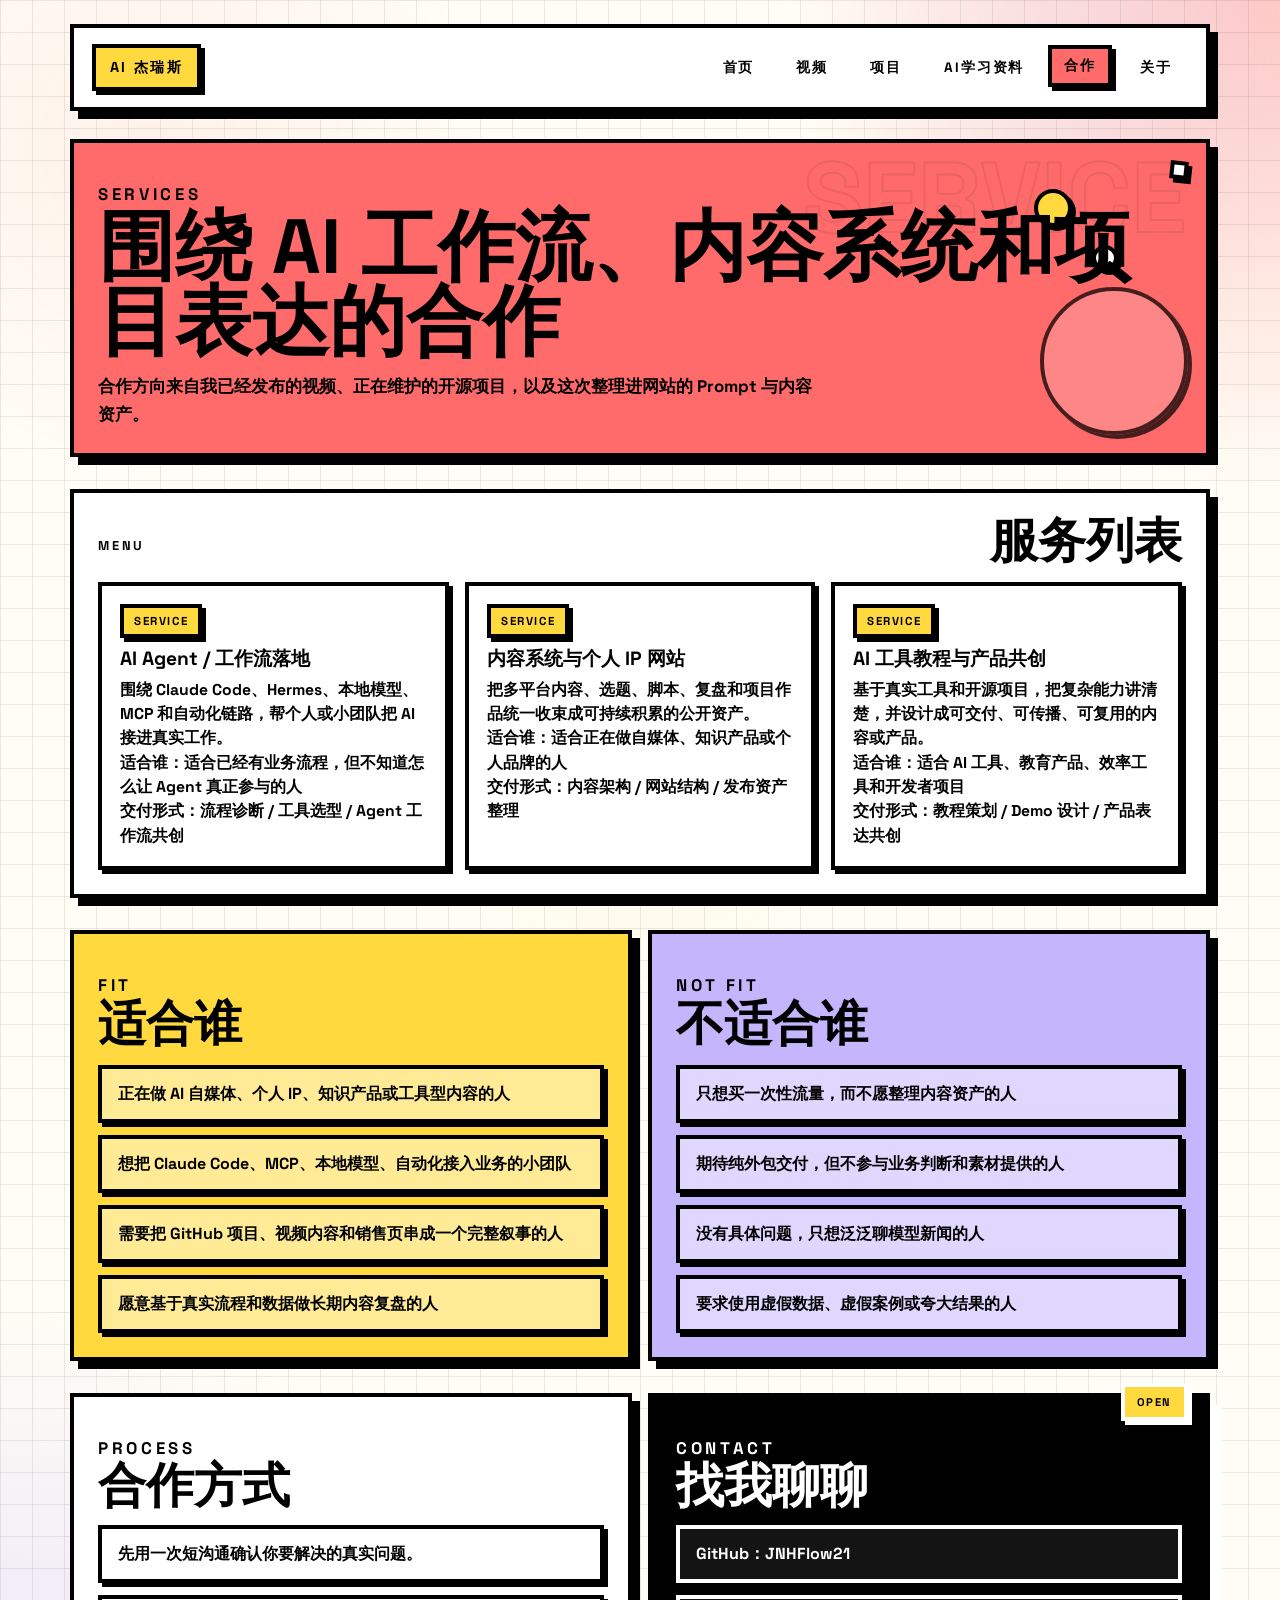
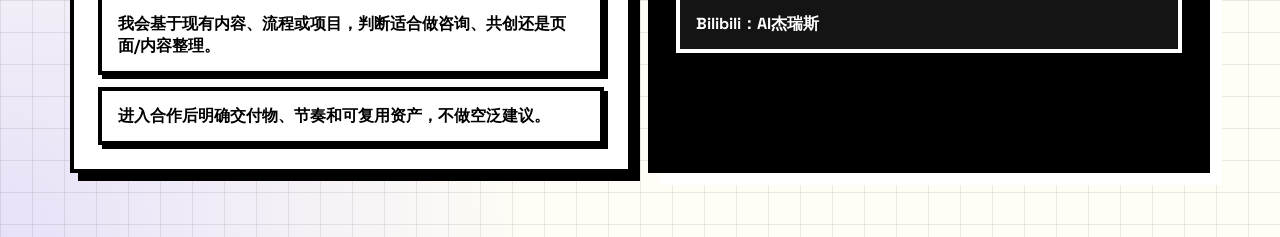
<file: work-with-me.html>
<!DOCTYPE html>
<html lang="zh-CN">
  <head>
    <meta charset="UTF-8" />
    <meta name="viewport" content="width=device-width, initial-scale=1.0" />
    <title>AI 杰瑞斯 | 合作</title>
    <link
      rel="icon"
      href="data:image/svg+xml,%3Csvg xmlns='http://www.w3.org/2000/svg' viewBox='0 0 64 64'%3E%3Crect width='64' height='64' fill='%23FFD93D'/%3E%3Crect x='6' y='6' width='52' height='52' fill='none' stroke='%23000' stroke-width='6'/%3E%3Ctext x='32' y='41' text-anchor='middle' font-family='Arial' font-size='26' font-weight='700'%3EIP%3C/text%3E%3C/svg%3E"
    />
    <link rel="preconnect" href="https://fonts.googleapis.com" />
    <link rel="preconnect" href="https://fonts.gstatic.com" crossorigin />
    <link
      href="https://fonts.googleapis.com/css2?family=Space+Grotesk:wght@500;700;900&display=swap"
      rel="stylesheet"
    />
    <link rel="stylesheet" href="./assets/styles.css" />
  </head>
  <body data-page="work">
    <div class="page-shell">
      <header class="site-header" data-nav></header>
      <main class="page">
        <section class="page-intro panel panel-accent" data-echo="SERVICE">
          <div class="ambient-cluster" aria-hidden="true">
            <span class="ambient-chip ambient-chip--small"></span>
            <span class="ambient-orb ambient-orb--yellow"></span>
            <span class="ambient-orb ambient-orb--white"></span>
          </div>
          <p class="eyebrow">Services</p>
          <h1>围绕 AI 工作流、内容系统和项目表达的合作</h1>
          <p>
            合作方向来自我已经发布的视频、正在维护的开源项目，以及这次整理进网站的 Prompt 与内容资产。
          </p>
        </section>

        <section class="section-block">
          <div class="section-head">
            <p class="eyebrow">Menu</p>
            <h2>服务列表</h2>
          </div>
          <div class="service-grid service-grid--full" data-service-menu></div>
        </section>

        <section class="two-column">
          <div class="panel panel-secondary checklist">
            <p class="eyebrow">Fit</p>
            <h2>适合谁</h2>
            <ul data-fit-list></ul>
          </div>
          <div class="panel panel-muted checklist">
            <p class="eyebrow">Not Fit</p>
            <h2>不适合谁</h2>
            <ul data-unfit-list></ul>
          </div>
        </section>

        <section class="two-column">
          <div class="panel">
            <p class="eyebrow">Process</p>
            <h2>合作方式</h2>
            <div class="flow-list" data-process-list></div>
          </div>
          <div class="panel panel-black contact-panel">
            <p class="eyebrow">Contact</p>
            <h2>找我聊聊</h2>
            <div class="contact-list" data-contact-list></div>
          </div>
        </section>
      </main>
    </div>
    <script type="module" src="./assets/app.js?v=20260429f"></script>
  </body>
</html>
</file>
<file: assets/styles.css>
:root {
  --bg: #fffdf5;
  --ink: #000000;
  --accent: #ff6b6b;
  --secondary: #ffd93d;
  --muted: #c4b5fd;
  --white: #ffffff;
  --shadow-sm: 4px 4px 0 0 #000;
  --shadow-md: 8px 8px 0 0 #000;
  --shadow-lg: 12px 12px 0 0 #000;
  --max: 1180px;
}

* {
  box-sizing: border-box;
}

html {
  scroll-behavior: smooth;
}

body {
  margin: 0;
  background:
    linear-gradient(to right, rgba(0, 0, 0, 0.08) 1px, transparent 1px),
    linear-gradient(to bottom, rgba(0, 0, 0, 0.08) 1px, transparent 1px),
    radial-gradient(circle at top right, rgba(255, 107, 107, 0.35), transparent 22%),
    radial-gradient(circle at bottom left, rgba(196, 181, 253, 0.4), transparent 24%),
    var(--bg);
  background-size: 32px 32px, 32px 32px, auto, auto, auto;
  color: var(--ink);
  font-family: "Space Grotesk", sans-serif;
  position: relative;
  overflow-x: clip;
}

body::before {
  content: "";
  position: fixed;
  inset: -10%;
  background:
    radial-gradient(circle at 18% 22%, rgba(255, 107, 107, 0.08), transparent 22%),
    radial-gradient(circle at 80% 14%, rgba(196, 181, 253, 0.12), transparent 18%),
    radial-gradient(circle at 50% 80%, rgba(255, 217, 61, 0.09), transparent 20%);
  pointer-events: none;
  animation: field-shift 18s ease-in-out infinite;
  z-index: 0;
}

a {
  color: inherit;
  text-decoration: none;
}

img {
  max-width: 100%;
}

.page-shell {
  min-height: 100vh;
  position: relative;
  z-index: 1;
}

.site-header {
  max-width: var(--max);
  margin: 0 auto;
  padding: 24px 20px 0;
}

@keyframes float-drift {
  0%,
  100% {
    transform: translate3d(0, 0, 0);
  }

  50% {
    transform: translate3d(0, -12px, 0);
  }
}

@keyframes float-drift-wide {
  0%,
  100% {
    transform: translate3d(0, 0, 0) rotate(0deg);
  }

  50% {
    transform: translate3d(10px, -14px, 0) rotate(4deg);
  }
}

@keyframes tilt-pos {
  0%,
  100% {
    transform: rotate(5deg) translate3d(0, 0, 0);
  }

  50% {
    transform: rotate(8deg) translate3d(2px, -8px, 0);
  }
}

@keyframes tilt-neg {
  0%,
  100% {
    transform: rotate(-4deg) translate3d(0, 0, 0);
  }

  50% {
    transform: rotate(-6deg) translate3d(-3px, -10px, 0);
  }
}

@keyframes pulse-hop {
  0%,
  100% {
    transform: translate3d(0, 0, 0);
    box-shadow: var(--shadow-sm);
  }

  50% {
    transform: translate3d(-2px, -4px, 0);
    box-shadow: var(--shadow-md);
  }
}

@keyframes subtle-rock {
  0%,
  100% {
    transform: rotate(0deg);
  }

  50% {
    transform: rotate(-2deg);
  }
}

@keyframes field-shift {
  0%,
  100% {
    transform: translate3d(0, 0, 0) scale(1);
  }

  50% {
    transform: translate3d(0, -16px, 0) scale(1.03);
  }
}

@keyframes halo-breathe {
  0%,
  100% {
    box-shadow: var(--shadow-sm);
    transform: translate3d(0, 0, 0);
  }

  50% {
    box-shadow: var(--shadow-md);
    transform: translate3d(-2px, -4px, 0);
  }
}

@keyframes motion-drift-random {
  0%,
  100% {
    transform: translate3d(0, 0, 0) rotate(var(--motion-base-rotate, 0deg)) scale(1);
  }

  50% {
    transform: translate3d(var(--motion-x, 8px), var(--motion-y, -12px), 0)
      rotate(calc(var(--motion-base-rotate, 0deg) + var(--motion-rotate-delta, 2deg)))
      scale(var(--motion-scale, 1.02));
  }
}

@keyframes motion-sway-random {
  0%,
  100% {
    transform: translate3d(0, 0, 0) rotate(var(--motion-base-rotate, 0deg));
  }

  25% {
    transform: translate3d(calc(var(--motion-x, 8px) * 0.45), calc(var(--motion-y, -12px) * 0.35), 0)
      rotate(calc(var(--motion-base-rotate, 0deg) + var(--motion-rotate-delta, 2deg)));
  }

  75% {
    transform: translate3d(calc(var(--motion-x, 8px) * -0.35), calc(var(--motion-y, -12px) * -0.22), 0)
      rotate(calc(var(--motion-base-rotate, 0deg) - var(--motion-rotate-delta, 2deg)));
  }
}

@keyframes motion-pulse-random {
  0%,
  100% {
    transform: translate3d(0, 0, 0) scale(1) rotate(var(--motion-base-rotate, 0deg));
    box-shadow: var(--shadow-sm);
  }

  50% {
    transform: translate3d(calc(var(--motion-x, 8px) * 0.22), calc(var(--motion-y, -12px) * 0.2), 0)
      scale(var(--motion-scale, 1.03))
      rotate(calc(var(--motion-base-rotate, 0deg) + var(--motion-rotate-delta, 2deg)));
    box-shadow: var(--shadow-md);
  }
}

@keyframes ticker {
  0% {
    transform: translateX(0);
  }

  100% {
    transform: translateX(-50%);
  }
}

.nav-bar {
  display: flex;
  align-items: center;
  justify-content: space-between;
  gap: 20px;
  border: 4px solid var(--ink);
  background: var(--white);
  box-shadow: var(--shadow-md);
  padding: 16px 18px;
}

.nav-brand {
  border: 4px solid var(--ink);
  background: var(--secondary);
  box-shadow: var(--shadow-sm);
  padding: 10px 14px;
  font-size: 0.9rem;
  font-weight: 900;
  letter-spacing: 0.16em;
  text-transform: uppercase;
  animation: float-drift 7.5s ease-in-out infinite;
}

.nav-links {
  display: flex;
  flex-wrap: wrap;
  gap: 10px;
  justify-content: flex-end;
}

.nav-link {
  border: 4px solid transparent;
  padding: 8px 12px;
  font-size: 0.85rem;
  font-weight: 700;
  letter-spacing: 0.14em;
  text-transform: uppercase;
  transition: transform 0.15s linear, background-color 0.15s linear, border-color 0.15s linear, box-shadow 0.15s linear;
}

.nav-link:hover,
.nav-link.is-active {
  background: var(--accent);
  border-color: var(--ink);
  box-shadow: var(--shadow-sm);
  transform: translate(-2px, -2px);
}

.page {
  max-width: var(--max);
  margin: 0 auto;
  padding: 28px 20px 64px;
  display: grid;
  gap: 32px;
}

.panel,
.section-block,
.platform-section {
  border: 4px solid var(--ink);
  background: var(--white);
  box-shadow: var(--shadow-md);
}

.panel {
  padding: 24px;
  position: relative;
}

.hero-section,
.page-intro,
.section-block {
  isolation: isolate;
  position: relative;
}

[data-echo]::before {
  content: attr(data-echo);
  position: absolute;
  right: 20px;
  top: 12px;
  font-size: clamp(3.1rem, 9vw, 6.2rem);
  line-height: 0.86;
  font-weight: 900;
  letter-spacing: 0;
  text-transform: uppercase;
  color: transparent;
  -webkit-text-stroke: 2px rgba(0, 0, 0, 0.1);
  opacity: 0.75;
  pointer-events: none;
  z-index: 0;
}

[data-echo] > * {
  position: relative;
  z-index: 1;
}

.panel-accent {
  background: var(--accent);
}

.panel-secondary {
  background: var(--secondary);
}

.panel-muted {
  background: var(--muted);
}

.panel-black {
  background: var(--ink);
  color: var(--white);
  box-shadow: 12px 12px 0 0 #fff;
}

.hero-section {
  display: grid;
  grid-template-columns: 1.25fr 0.85fr;
  gap: 22px;
  align-items: center;
  overflow: hidden;
}

.hero-copy h1,
.page-intro h1 {
  margin: 0;
  font-size: clamp(2.35rem, 6vw, 5rem);
  line-height: 0.98;
  font-weight: 900;
  text-transform: uppercase;
  letter-spacing: 0;
}

.hero-title {
  min-height: 2em;
}

.hero-title--single {
  min-height: 1.35em;
}

.hero-title-prefix {
  display: inline-block;
  min-height: 1em;
  transition: opacity 0.28s ease-out;
}

.hero-title-break {
  display: block;
  height: 0.08em;
}

.hero-title--single .hero-title-break {
  display: none;
}

.hero-title-prefix::after {
  content: "";
  display: inline-block;
  width: 0.08em;
  height: 0.88em;
  margin-left: 0.08em;
  background: currentColor;
  vertical-align: -0.06em;
  opacity: 0;
}

.hero-title.is-typing .hero-title-prefix::after {
  opacity: 1;
  animation: hero-caret-blink 0.9s steps(1) infinite;
}

.hero-title.is-resetting .hero-title-prefix {
  opacity: 0;
}

.sticker {
  display: inline-block;
  border: 4px solid var(--ink);
  background: var(--secondary);
  box-shadow: var(--shadow-sm);
  padding: 0.1em 0.3em;
  transform: rotate(-3deg);
}

.hero-title-sticker {
  transform-origin: left center;
  transition: opacity 0.28s ease-out, transform 0.28s ease-out;
}

.hero-title-sticker.is-hidden {
  opacity: 0;
  transform: translateY(10px) rotate(-5deg) scale(0.96);
}

.hero-title-sticker.is-visible {
  opacity: 1;
  transform: translateY(0) rotate(-3deg) scale(1);
}

.hero-title-sticker.is-stamping {
  animation: hero-stamp-in 0.72s cubic-bezier(0.18, 0.9, 0.2, 1.18) both;
}

.hero-text,
.page-intro p,
.about-copy,
.panel p {
  margin: 14px 0 0;
  font-size: 1.05rem;
  line-height: 1.65;
  font-weight: 700;
  max-width: 66ch;
}

.eyebrow {
  margin: 0 0 10px;
  font-size: 0.8rem;
  font-weight: 900;
  letter-spacing: 0.22em;
  text-transform: uppercase;
}

.button-row {
  display: flex;
  flex-wrap: wrap;
  gap: 14px;
  margin-top: 22px;
}

.project-actions {
  margin-top: 0;
}

.neo-button {
  display: inline-flex;
  align-items: center;
  justify-content: center;
  min-height: 54px;
  border: 4px solid var(--ink);
  background: var(--secondary);
  box-shadow: var(--shadow-sm);
  padding: 0 18px;
  font-size: 0.9rem;
  font-weight: 900;
  letter-spacing: 0.12em;
  text-transform: uppercase;
  transition: transform 0.15s linear, box-shadow 0.15s linear;
}

.neo-button:hover {
  transform: translate(-2px, -2px);
}

.neo-button:active {
  transform: translate(4px, 4px);
  box-shadow: none;
}

.neo-button--black {
  background: var(--ink);
  color: var(--white);
}

.hero-stack {
  position: relative;
  min-height: 420px;
}

.hero-avatar {
  position: absolute;
  inset: 60px 32px 0 auto;
  width: min(100%, 320px);
  aspect-ratio: 1 / 1.05;
  border: 4px solid var(--ink);
  background: var(--white);
  box-shadow: var(--shadow-lg);
  transform: rotate(2deg);
  overflow: hidden;
  --motion-base-rotate: 2deg;
}

.hero-illustration {
  display: block;
  width: 100%;
  height: 100%;
  object-fit: cover;
  object-position: 50% 18%;
}

.hero-badge,
.sticker-card {
  position: absolute;
  border: 4px solid var(--ink);
  box-shadow: var(--shadow-md);
  font-weight: 900;
  text-transform: uppercase;
}

.hero-badge {
  right: 8px;
  top: 18px;
  background: var(--white);
  padding: 12px 18px;
}

.sticker-card {
  left: 0;
  bottom: 18px;
  background: var(--white);
  padding: 18px;
  max-width: 240px;
}

.sticker-card span {
  display: block;
  margin-bottom: 8px;
  font-size: 0.76rem;
  letter-spacing: 0.18em;
}

.sticker-card strong {
  display: block;
  font-size: 1.2rem;
  line-height: 1.15;
}

.rotate-neg {
  transform: rotate(-4deg);
  --motion-base-rotate: -4deg;
}

.rotate-pos {
  transform: rotate(5deg);
  --motion-base-rotate: 5deg;
}

.marquee-band {
  border: 4px solid var(--ink);
  background: var(--ink);
  box-shadow: var(--shadow-md);
  overflow: hidden;
  padding: 0;
}

.marquee-track {
  display: flex;
  width: max-content;
  gap: 28px;
  padding: 14px 18px;
  color: var(--white);
  font-size: 0.82rem;
  font-weight: 900;
  letter-spacing: 0.18em;
  text-transform: uppercase;
  animation: ticker 24s linear infinite;
}

.marquee-track span {
  display: inline-flex;
  align-items: center;
  gap: 12px;
}

.marquee-track span::after {
  content: "";
  width: 14px;
  height: 14px;
  border: 3px solid var(--white);
  background: var(--secondary);
  box-shadow: 3px 3px 0 0 #fff;
}

.section-block {
  padding: 24px;
}

.section-head {
  display: flex;
  align-items: end;
  justify-content: space-between;
  gap: 16px;
  flex-wrap: wrap;
  margin-bottom: 18px;
}

.section-head .eyebrow {
  transform-origin: left center;
}

.section-head h2,
.panel h2,
.cta-panel h2 {
  margin: 0;
  font-size: clamp(1.8rem, 4vw, 3rem);
  line-height: 0.98;
  font-weight: 900;
  text-transform: uppercase;
  letter-spacing: 0;
}

.inline-link {
  border-bottom: 4px solid var(--ink);
  font-weight: 900;
  text-transform: uppercase;
  letter-spacing: 0.1em;
  padding-bottom: 2px;
}

.now-grid,
.service-grid,
.mixed-feed,
.two-column,
.platform-stack {
  display: grid;
  gap: 16px;
}

.now-grid {
  grid-template-columns: repeat(4, minmax(0, 1fr));
}

.now-card,
.mixed-card,
.service-card,
.process-card {
  border: 4px solid var(--ink);
  background: var(--white);
  box-shadow: var(--shadow-sm);
  padding: 18px;
  transition: transform 0.18s linear, box-shadow 0.18s linear;
}

.now-card:hover,
.mixed-card:hover,
.service-card:hover,
.platform-card:hover,
.jump-chip:hover {
  transform: translate(-3px, -3px);
  box-shadow: var(--shadow-md);
}

.now-card h3,
.service-card h3,
.platform-card h3,
.mixed-card h3 {
  margin: 10px 0 8px;
  font-size: 1.2rem;
  line-height: 1.15;
  font-weight: 900;
}

.meta-pill {
  display: inline-flex;
  align-items: center;
  border: 4px solid var(--ink);
  background: var(--secondary);
  box-shadow: var(--shadow-sm);
  padding: 6px 10px;
  font-size: 0.72rem;
  font-weight: 900;
  letter-spacing: 0.14em;
  text-transform: uppercase;
}

.mixed-feed {
  grid-template-columns: repeat(3, minmax(0, 1fr));
}

.mixed-card {
  display: grid;
  gap: 12px;
}

.profile-links {
  margin-top: 12px;
}

.profile-links .neo-button {
  min-height: 42px;
  padding: 0 14px;
  background: var(--white);
}

.cover {
  border: 4px solid var(--ink);
  min-height: 180px;
  box-shadow: var(--shadow-sm);
  padding: 16px;
  display: flex;
  align-items: end;
  justify-content: space-between;
  gap: 10px;
  background:
    radial-gradient(circle at 15% 20%, rgba(255, 255, 255, 0.65), transparent 28%),
    linear-gradient(135deg, var(--platform-bg, var(--muted)), var(--white));
}

.cover--image {
  position: relative;
  overflow: hidden;
  padding: 0;
  background: var(--white);
}

.cover--image img {
  width: 100%;
  height: 100%;
  min-height: 180px;
  display: block;
  object-fit: cover;
}

.cover--image .cover-tag {
  position: absolute;
  left: 12px;
  bottom: 12px;
}

.cover-tag {
  border: 4px solid var(--ink);
  background: var(--white);
  box-shadow: var(--shadow-sm);
  padding: 8px 12px;
  font-size: 0.72rem;
  font-weight: 900;
  letter-spacing: 0.14em;
  text-transform: uppercase;
}

.cover-mark {
  font-size: 1.8rem;
  font-weight: 900;
  text-transform: uppercase;
}

.card-meta {
  display: flex;
  flex-wrap: wrap;
  gap: 10px;
  font-size: 0.83rem;
  font-weight: 700;
  text-transform: uppercase;
}

.service-grid {
  grid-template-columns: repeat(3, minmax(0, 1fr));
}

.service-grid--full {
  grid-template-columns: repeat(3, minmax(0, 1fr));
}

.service-card p,
.mixed-card p,
.platform-card p {
  margin: 0;
  font-size: 0.98rem;
  line-height: 1.55;
  font-weight: 700;
}

.metric-line {
  border-top: 4px solid var(--ink);
  padding-top: 10px;
}

.muted-line {
  color: rgba(0, 0, 0, 0.7);
}

.cta-panel {
  display: flex;
  align-items: center;
  justify-content: space-between;
  gap: 24px;
  flex-wrap: wrap;
  position: relative;
  overflow: hidden;
}

.cta-panel::before,
.cta-panel::after {
  content: "";
  position: absolute;
  width: 118px;
  aspect-ratio: 1;
  border: 4px solid var(--ink);
  border-radius: 999px;
  background: rgba(255, 255, 255, 0.4);
  box-shadow: var(--shadow-sm);
  pointer-events: none;
  animation: float-drift 8.8s ease-in-out infinite;
}

.cta-panel::before {
  right: 16px;
  top: -28px;
}

.cta-panel::after {
  right: 140px;
  bottom: -38px;
  animation-delay: 1.4s;
}

.cta-panel .neo-button:last-child {
  animation: halo-breathe 7.2s ease-in-out infinite;
}

.page-intro {
  padding: 24px;
  overflow: hidden;
}

.page-intro::after {
  content: "";
  position: absolute;
  right: 18px;
  bottom: 18px;
  width: 140px;
  height: 140px;
  border: 4px solid var(--ink);
  border-radius: 999px;
  background: rgba(255, 255, 255, 0.25);
  box-shadow: var(--shadow-sm);
  opacity: 0.72;
  animation: float-drift-wide 12s ease-in-out infinite;
}

.ambient-cluster {
  position: absolute;
  top: 18px;
  right: 18px;
  width: 180px;
  height: 120px;
  pointer-events: none;
}

.ambient-chip {
  position: absolute;
  top: 0;
  right: 0;
  display: inline-flex;
  align-items: center;
  border: 4px solid var(--ink);
  background: var(--white);
  box-shadow: var(--shadow-sm);
  width: 18px;
  height: 18px;
  padding: 0;
  justify-content: center;
  font-size: 0;
  font-weight: 900;
  letter-spacing: 0.14em;
  text-transform: uppercase;
  animation: halo-breathe 7.8s ease-in-out infinite;
}

.ambient-chip--small {
  transform: rotate(6deg);
  --motion-base-rotate: 6deg;
}

.ambient-orb {
  position: absolute;
  border: 4px solid var(--ink);
  border-radius: 999px;
  box-shadow: var(--shadow-sm);
}

.ambient-orb--violet {
  left: 18px;
  top: 18px;
  width: 46px;
  height: 46px;
  background: var(--muted);
  animation: float-drift 10.5s ease-in-out infinite 0.5s;
}

.ambient-orb--cream {
  left: 72px;
  bottom: 8px;
  width: 28px;
  height: 28px;
  background: var(--bg);
  animation: float-drift-wide 12.4s ease-in-out infinite 0.8s;
}

.ambient-orb--yellow {
  left: 26px;
  top: 28px;
  width: 38px;
  height: 38px;
  background: var(--secondary);
  animation: float-drift 9.8s ease-in-out infinite 0.3s;
}

.ambient-orb--white {
  left: 84px;
  bottom: 10px;
  width: 26px;
  height: 26px;
  background: var(--white);
  animation: float-drift-wide 13s ease-in-out infinite 0.6s;
}

.platform-jump {
  display: flex;
  flex-wrap: wrap;
  gap: 12px;
}

.jump-chip {
  border: 4px solid var(--ink);
  box-shadow: var(--shadow-sm);
  background: var(--white);
  padding: 10px 14px;
  font-size: 0.82rem;
  font-weight: 900;
  letter-spacing: 0.12em;
  text-transform: uppercase;
  transition: transform 0.15s linear, box-shadow 0.15s linear;
}

.platform-count {
  border: 4px solid var(--ink);
  background: var(--secondary);
  box-shadow: var(--shadow-sm);
  padding: 10px 14px;
  font-size: 0.82rem;
  font-weight: 900;
  letter-spacing: 0.12em;
  text-transform: uppercase;
}

.platform-stack {
  gap: 26px;
}

.platform-section {
  padding: 20px;
  min-width: 0;
  overflow: hidden;
}

.platform-head {
  display: flex;
  align-items: center;
  justify-content: space-between;
  gap: 14px;
  flex-wrap: wrap;
  margin-bottom: 16px;
}

.platform-head h2 {
  margin: 0;
  font-size: clamp(1.6rem, 3.6vw, 2.6rem);
  font-weight: 900;
  text-transform: uppercase;
}

.platform-head .eyebrow {
  display: inline-flex;
  align-items: center;
  gap: 8px;
}

.platform-head .eyebrow::after {
  content: "LIVE";
  display: inline-flex;
  align-items: center;
  border: 4px solid var(--ink);
  background: var(--secondary);
  box-shadow: var(--shadow-sm);
  padding: 4px 8px;
  font-size: 0.62rem;
  line-height: 1;
}

.rail-shell {
  position: relative;
  min-width: 0;
}

.rail-controls {
  position: absolute;
  top: 50%;
  left: 6px;
  right: 6px;
  transform: translateY(-50%);
  z-index: 4;
  display: flex;
  justify-content: space-between;
  pointer-events: none;
}

.platform-rail {
  display: flex;
  gap: 18px;
  overflow-x: auto;
  overflow-y: hidden;
  overscroll-behavior-x: contain;
  scroll-snap-type: x mandatory;
  scroll-padding: 8px;
  padding: 8px 74px 16px;
  scrollbar-width: thin;
}

.rail-button {
  width: 54px;
  height: 54px;
  border: 4px solid var(--ink);
  background: var(--secondary);
  box-shadow: var(--shadow-sm);
  font-size: 1.35rem;
  font-weight: 900;
  cursor: pointer;
  pointer-events: auto;
  transition: transform 0.15s linear, box-shadow 0.15s linear;
}

.rail-button:hover {
  transform: translate(-2px, -2px);
  box-shadow: var(--shadow-md);
}

.rail-button:active {
  transform: translate(3px, 3px);
  box-shadow: none;
}

.platform-card {
  flex: 0 0 clamp(280px, 31vw, 360px);
  scroll-snap-align: start;
  border: 4px solid var(--ink);
  background: var(--white);
  box-shadow: var(--shadow-sm);
  padding: 14px;
  display: grid;
  gap: 12px;
  align-content: start;
  min-height: 0;
  transition: transform 0.18s linear, box-shadow 0.18s linear;
}

.video-card .cover {
  min-height: 0;
  aspect-ratio: 4 / 5;
}

.video-card .cover--image img {
  min-height: 0;
  aspect-ratio: 4 / 5;
  object-fit: contain;
  object-position: center center;
}

.about-profile,
.project-stack,
.prompt-stack,
.learning-grid,
.social-grid {
  display: grid;
  gap: 24px;
}

.learning-grid {
  grid-template-columns: repeat(2, minmax(0, 1fr));
}

.learning-card,
.social-card {
  border: 4px solid var(--ink);
  background: var(--white);
  box-shadow: var(--shadow-sm);
  padding: 20px;
}

.learning-card {
  display: grid;
  gap: 14px;
  min-height: 230px;
  transition: transform 0.18s linear, box-shadow 0.18s linear;
}

.learning-card:hover,
.social-card:hover {
  transform: translate(-3px, -3px);
  box-shadow: var(--shadow-md);
}

.learning-card h3,
.social-card h3 {
  margin: 0;
  font-size: clamp(1.45rem, 3vw, 2.2rem);
  line-height: 1.05;
  font-weight: 900;
  letter-spacing: 0;
}

.learning-card p,
.social-card p {
  margin: 0;
  font-size: 1rem;
  line-height: 1.6;
  font-weight: 700;
}

.social-grid {
  grid-template-columns: repeat(3, minmax(0, 1fr));
}

.social-card {
  display: grid;
  grid-template-columns: 1fr;
  gap: 18px;
  align-items: start;
}

.social-copy {
  display: grid;
  gap: 12px;
}

.social-qr,
.social-no-qr {
  width: 100%;
  border: 4px solid var(--ink);
  background: var(--white);
  box-shadow: var(--shadow-sm);
}

.social-qr {
  height: auto;
  max-height: 420px;
  object-fit: contain;
  object-position: center center;
}

.social-no-qr {
  display: grid;
  place-items: center;
  min-height: 180px;
  text-align: center;
  padding: 16px;
  font-size: 1.1rem;
  line-height: 1.15;
  font-weight: 900;
  letter-spacing: 0.1em;
}

.article-shell {
  padding: 0;
  overflow: hidden;
}

.article-content {
  padding: 26px;
  display: grid;
  gap: 16px;
  font-size: 1.04rem;
  line-height: 1.75;
  font-weight: 650;
  overflow-wrap: anywhere;
}

.article-content h2,
.article-content h3,
.article-content h4,
.article-content h5 {
  margin: 16px 0 0;
  line-height: 1.12;
  font-weight: 900;
}

.article-content h2 {
  font-size: clamp(1.85rem, 3.4vw, 3rem);
}

.article-content h3 {
  font-size: clamp(1.5rem, 2.6vw, 2.2rem);
}

.article-content h4,
.article-content h5 {
  font-size: 1.25rem;
}

.article-content p,
.article-content ul,
.article-content ol,
.article-content blockquote {
  margin: 0;
}

.article-content ul,
.article-content ol {
  padding-left: 1.35rem;
}

.article-content li + li {
  margin-top: 8px;
}

.article-content a {
  border-bottom: 3px solid var(--ink);
  font-weight: 900;
}

.article-content mark {
  background: var(--secondary);
  padding: 0 0.18em;
}

.article-content blockquote {
  border: 4px solid var(--ink);
  background: var(--secondary);
  box-shadow: var(--shadow-sm);
  padding: 14px 16px;
  font-weight: 900;
}

.article-content pre {
  margin: 0;
  overflow-x: auto;
  border: 4px solid var(--ink);
  background: #111;
  color: var(--white);
  box-shadow: var(--shadow-sm);
  padding: 16px;
  font-size: 0.9rem;
  line-height: 1.55;
}

.article-content code {
  font-family: ui-monospace, SFMono-Regular, Menlo, Monaco, Consolas, monospace;
}

.article-content :not(pre) > code {
  border: 2px solid var(--ink);
  background: var(--bg);
  padding: 0.05em 0.25em;
  font-weight: 900;
}

.article-image {
  margin: 8px 0;
}

.article-image img {
  display: block;
  width: 100%;
  max-height: 760px;
  object-fit: contain;
  border: 4px solid var(--ink);
  background: var(--white);
  box-shadow: var(--shadow-sm);
}

.article-table {
  overflow-x: auto;
}

.article-table table {
  width: 100%;
  min-width: 560px;
  border-collapse: collapse;
  background: var(--white);
  box-shadow: var(--shadow-sm);
}

.article-table td {
  border: 4px solid var(--ink);
  padding: 12px;
  vertical-align: top;
}

.about-profile {
  grid-template-columns: minmax(0, 1.2fr) minmax(280px, 0.8fr);
}

.profile-photo {
  margin: 0;
}

.profile-photo img {
  display: block;
  width: 100%;
  aspect-ratio: 4 / 3;
  object-fit: cover;
  object-position: 50% 18%;
  border: 4px solid var(--ink);
  box-shadow: var(--shadow-sm);
  background: var(--white);
}

.profile-photo figcaption {
  margin-top: 12px;
  font-size: 0.9rem;
  font-weight: 900;
  letter-spacing: 0.08em;
  text-transform: uppercase;
}

.project-card {
  border: 4px solid var(--ink);
  background: var(--white);
  box-shadow: var(--shadow-md);
  display: grid;
  grid-template-columns: minmax(300px, 0.85fr) minmax(0, 1.15fr);
  gap: 0;
}

.project-media {
  border-right: 4px solid var(--ink);
  background: var(--secondary);
  min-height: 360px;
  padding: 18px;
  display: grid;
  gap: 14px;
  align-content: center;
}

.project-media img {
  width: 100%;
  border: 4px solid var(--ink);
  box-shadow: var(--shadow-sm);
  background: var(--white);
  object-fit: cover;
}

.project-media--screens img {
  aspect-ratio: 16 / 10;
}

.project-media--screens img:not(:first-child) {
  display: none;
}

.project-media--icons {
  grid-template-columns: repeat(3, minmax(0, 1fr));
  min-height: 260px;
}

.project-media--icons img {
  aspect-ratio: 1;
  padding: 8px;
  object-fit: contain;
}

.project-body {
  padding: 22px;
  display: grid;
  gap: 14px;
  align-content: center;
}

.project-body h3,
.prompt-body h3 {
  margin: 0;
  font-size: clamp(1.6rem, 3.2vw, 2.5rem);
  line-height: 0.98;
  font-weight: 900;
  letter-spacing: 0;
}

.project-body p {
  margin: 0;
  font-size: 1.02rem;
  line-height: 1.6;
  font-weight: 700;
}

.feature-list {
  margin: 0;
  padding: 0;
  list-style: none;
  display: grid;
  grid-template-columns: repeat(2, minmax(0, 1fr));
  gap: 10px;
}

.feature-list li {
  border: 4px solid var(--ink);
  background: rgba(255, 217, 61, 0.4);
  box-shadow: var(--shadow-sm);
  padding: 10px 12px;
  font-size: 0.9rem;
  line-height: 1.35;
  font-weight: 800;
}

.prompt-stats {
  display: flex;
  flex-wrap: wrap;
  gap: 12px;
  margin-top: 18px;
}

.prompt-category {
  display: grid;
  gap: 18px;
}

.prompt-grid {
  display: grid;
  gap: 24px;
}

.prompt-card {
  border: 4px solid var(--ink);
  background: var(--white);
  box-shadow: var(--shadow-md);
  display: grid;
  grid-template-columns: minmax(0, 0.95fr) minmax(0, 1.05fr);
}

.prompt-compare {
  border-right: 4px solid var(--ink);
  background: var(--muted);
  padding: 16px;
  display: grid;
  grid-template-columns: repeat(2, minmax(0, 1fr));
  gap: 14px;
  align-content: start;
}

.prompt-compare figure {
  margin: 0;
  display: grid;
  gap: 8px;
}

.prompt-compare img {
  width: 100%;
  aspect-ratio: 3 / 4;
  object-fit: cover;
  object-position: top center;
  border: 4px solid var(--ink);
  background: var(--white);
  box-shadow: var(--shadow-sm);
}

.prompt-compare figcaption {
  justify-self: start;
  border: 4px solid var(--ink);
  background: var(--white);
  box-shadow: var(--shadow-sm);
  padding: 5px 9px;
  font-size: 0.72rem;
  font-weight: 900;
  letter-spacing: 0.14em;
  text-transform: uppercase;
}

.prompt-body {
  padding: 20px;
  display: grid;
  gap: 14px;
  align-content: start;
}

.prompt-body pre {
  margin: 0;
  max-height: 340px;
  overflow: auto;
  border: 4px solid var(--ink);
  background: #fffdf5;
  box-shadow: var(--shadow-sm);
  padding: 14px;
  white-space: pre-wrap;
  word-break: break-word;
  font-family: ui-monospace, SFMono-Regular, Menlo, Monaco, Consolas, "Liberation Mono", monospace;
  font-size: 0.85rem;
  line-height: 1.6;
  font-weight: 700;
}

.two-column {
  grid-template-columns: repeat(2, minmax(0, 1fr));
}

.checklist ul {
  margin: 18px 0 0;
  padding: 0;
  list-style: none;
  display: grid;
  gap: 12px;
}

.checklist li,
.flow-item,
.contact-item {
  border: 4px solid currentColor;
  box-shadow: var(--shadow-sm);
  padding: 14px 16px;
  font-weight: 700;
  background: rgba(255, 255, 255, 0.45);
}

.flow-list,
.contact-list {
  margin-top: 16px;
  display: grid;
  gap: 12px;
}

.contact-panel .contact-item {
  background: rgba(255, 255, 255, 0.08);
}

.contact-panel::before {
  content: "OPEN";
  position: absolute;
  top: -14px;
  right: 18px;
  border: 4px solid var(--white);
  background: var(--secondary);
  color: var(--ink);
  box-shadow: 4px 4px 0 0 #fff;
  padding: 8px 12px;
  font-size: 0.7rem;
  font-weight: 900;
  letter-spacing: 0.14em;
  text-transform: uppercase;
  animation: halo-breathe 7.4s ease-in-out infinite;
}

.placeholder-panel {
  min-height: 240px;
  display: grid;
  place-items: center;
  text-align: center;
  overflow: hidden;
}

.placeholder-panel::before,
.placeholder-panel::after {
  content: "";
  position: absolute;
  border: 4px solid var(--ink);
  box-shadow: var(--shadow-sm);
  animation: float-drift-wide 12.6s ease-in-out infinite;
}

.placeholder-panel::before {
  width: 86px;
  height: 86px;
  background: rgba(255, 255, 255, 0.45);
  top: 24px;
  left: 36px;
  transform: rotate(-12deg);
}

.placeholder-panel::after {
  width: 64px;
  height: 64px;
  border-radius: 999px;
  background: rgba(255, 217, 61, 0.4);
  right: 42px;
  bottom: 26px;
  animation-delay: 0.9s;
}

.motion-drift-random {
  animation: motion-drift-random var(--motion-duration, 11s) ease-in-out infinite;
  animation-delay: var(--motion-delay, 0s);
  will-change: transform;
}

.motion-sway-random {
  animation: motion-sway-random var(--motion-duration, 12s) ease-in-out infinite;
  animation-delay: var(--motion-delay, 0s);
  will-change: transform;
}

.motion-pulse-random {
  animation: motion-pulse-random var(--motion-duration, 8.4s) ease-in-out infinite;
  animation-delay: var(--motion-delay, 0s);
  will-change: transform;
}

@media (max-width: 980px) {
  .hero-section,
  .two-column,
  .about-profile,
  .project-card,
  .prompt-card {
    grid-template-columns: 1fr;
  }

  .project-media,
  .prompt-compare {
    border-right: 0;
    border-bottom: 4px solid var(--ink);
  }

  .hero-stack {
    min-height: 340px;
  }

  .now-grid,
  .mixed-feed,
  .service-grid,
  .service-grid--full,
  .learning-grid,
  .social-grid {
    grid-template-columns: repeat(2, minmax(0, 1fr));
  }

  .social-card {
    grid-template-columns: 1fr;
  }
}

@media (max-width: 720px) {
  .page,
  .site-header {
    padding-left: 14px;
    padding-right: 14px;
  }

  .nav-bar {
    align-items: start;
    flex-direction: column;
  }

  .nav-links {
    display: grid;
    grid-template-columns: repeat(3, minmax(0, 1fr));
    width: 100%;
    justify-content: stretch;
    gap: 8px;
  }

  .nav-link {
    min-height: 42px;
    display: inline-flex;
    align-items: center;
    justify-content: center;
    padding: 8px 6px;
    text-align: center;
    font-size: 0.76rem;
    letter-spacing: 0.04em;
    overflow-wrap: anywhere;
  }

  .page-intro {
    padding: 20px;
  }

  .hero-copy h1,
  .page-intro h1 {
    font-size: 2.28rem;
    line-height: 1.08;
    word-break: keep-all;
    overflow-wrap: anywhere;
  }

  [data-echo]::before,
  .page-intro::after,
  .ambient-cluster {
    display: none;
  }

  .now-grid,
  .mixed-feed,
  .service-grid,
  .service-grid--full {
    grid-template-columns: 1fr;
  }

  .platform-rail {
    padding: 8px 2px 16px;
  }

  .rail-controls {
    position: static;
    transform: none;
    justify-content: flex-end;
    gap: 10px;
    margin: 0 0 10px;
    pointer-events: auto;
  }

  .rail-button {
    width: 48px;
    height: 48px;
    display: inline-grid;
    place-items: center;
  }

  .platform-card {
    flex-basis: min(84vw, 340px);
  }

  .feature-list,
  .prompt-compare,
  .project-media--icons,
  .learning-grid,
  .social-grid {
    grid-template-columns: 1fr;
  }

  .project-media {
    min-height: auto;
  }

  .prompt-body pre {
    max-height: 280px;
  }

  .article-content {
    padding: 18px;
    font-size: 0.98rem;
  }

  .article-table table {
    min-width: 520px;
  }

  .hero-avatar {
    position: relative;
    inset: auto;
    width: 100%;
    max-width: none;
  }

  .sticker-card,
  .hero-badge {
    position: relative;
    inset: auto;
    margin-top: 14px;
  }
}

@media (max-width: 420px) {
  .hero-copy h1,
  .page-intro h1 {
    font-size: 1.96rem;
  }

  .section-head h2,
  .panel h2,
  .cta-panel h2 {
    font-size: 1.7rem;
    line-height: 1.12;
  }

  .platform-section {
    padding: 16px;
  }

  .platform-card {
    flex-basis: min(82vw, 310px);
  }

  .nav-links {
    grid-template-columns: repeat(2, minmax(0, 1fr));
  }
}

@media (prefers-reduced-motion: reduce) {
  *,
  *::before,
  *::after {
    animation: none !important;
    scroll-behavior: auto !important;
    transition: none !important;
  }

  .platform-rail {
    scroll-behavior: auto !important;
  }

  body::before {
    animation: none !important;
  }
}

@keyframes hero-caret-blink {
  0%,
  48% {
    opacity: 1;
  }

  49%,
  100% {
    opacity: 0;
  }
}

@keyframes hero-stamp-in {
  0% {
    opacity: 0;
    transform: translateY(-18px) rotate(-7deg) scale(1.18);
  }

  58% {
    opacity: 1;
    transform: translateY(4px) rotate(-2deg) scale(0.96);
  }

  100% {
    opacity: 1;
    transform: translateY(0) rotate(-3deg) scale(1);
  }
}
</file>
